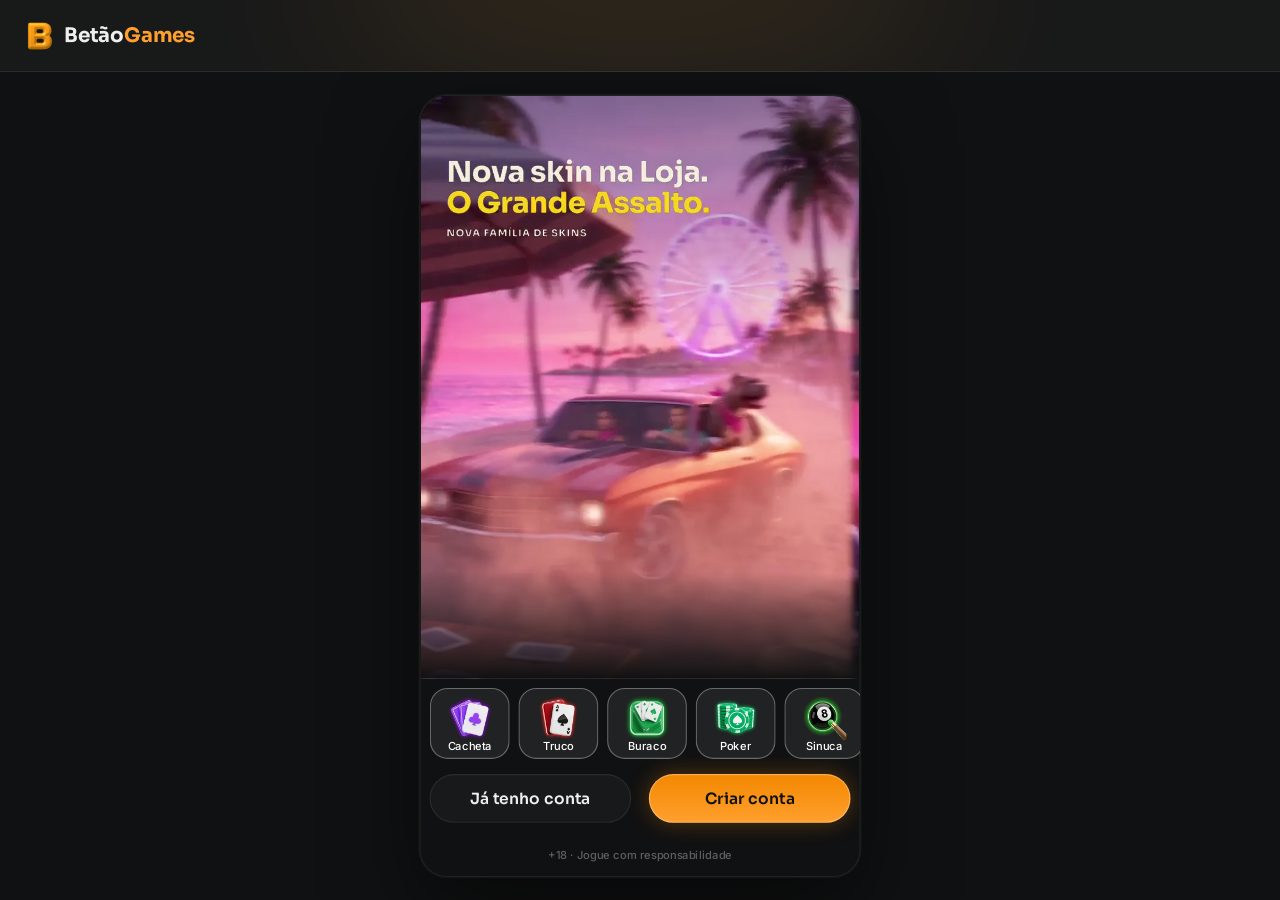
<file: index.html>
<!doctype html>
<html lang="pt-BR">
<head>
<meta charset="utf-8">
<meta name="viewport" content="width=device-width, initial-scale=1, viewport-fit=cover, user-scalable=no">
<meta name="robots" content="noindex, nofollow">
<meta name="theme-color" content="#141e2a">
<meta name="mobile-web-app-capable" content="yes">
<meta name="apple-mobile-web-app-capable" content="yes">
<meta name="apple-mobile-web-app-status-bar-style" content="black-translucent">
<title>Betão Games · protótipo</title>
<link rel="icon" href="assets/ui/logo_icon.webp">
<link rel="preconnect" href="https://fonts.googleapis.com">
<link rel="preconnect" href="https://fonts.gstatic.com" crossorigin>
<link rel="stylesheet" href="https://fonts.googleapis.com/css2?family=Inter:wght@400;500;600;700&family=Sora:wght@600;700;800&display=swap">
<link rel="stylesheet" href="css/tokens.css?v=betao-11261814">
<link rel="stylesheet" href="css/ui.css?v=betao-11261814">
<link rel="stylesheet" href="css/screens.css?v=betao-11261814">
<link rel="stylesheet" href="css/game.css?v=betao-11261814">
<link rel="stylesheet" href="css/desk.css?v=betao-11261814">
<link rel="stylesheet" href="css/missoes.css?v=betao-11261814">
</head>
<body>
<svg width="0" height="0" style="position:absolute" aria-hidden="true">
  <defs><clipPath id="hexclip" clipPathUnits="objectBoundingBox"><path id="hexpath" d=""/></clipPath></defs>
  <symbol id="s-E" viewBox="0 0 16 20"><path d="M8 0C5 4 0 7.5 0 11.5C0 14 2 16 4.5 16C5.7 16 6.8 15.5 7.5 14.7C7.3 16.6 6.5 18.3 5 20H11C9.5 18.3 8.7 16.6 8.5 14.7C9.2 15.5 10.3 16 11.5 16C14 16 16 14 16 11.5C16 7.5 11 4 8 0Z"/></symbol>
  <symbol id="s-C" viewBox="0 0 20 18.4"><path d="M10 18.35L8.55 17.03C3.4 12.36 0 9.28 0 5.5C0 2.420 2.42 0 5.5 0C7.24 0 8.91 0.81 10 2.09C11.09 0.81 12.76 0 14.5 0C17.58 0 20 2.42 20 5.5C20 9.28 16.6 12.36 11.45 17.04L10 18.35Z"/></symbol>
  <symbol id="s-O" viewBox="0 0 15 20"><path d="M7.5 0L15 10L7.5 20L0 10L7.5 0Z"/></symbol>
  <symbol id="s-P" viewBox="0 0 18 18.5"><path d="M9 0C11.3 0 13.2 1.9 13.2 4.2C13.2 5 13 5.7 12.6 6.3C13 6.2 13.4 6.1 13.8 6.1C16.1 6.1 18 8 18 10.3C18 12.6 16.1 14.5 13.8 14.5C12.5 14.5 11.3 13.9 10.5 12.9C10.7 14.9 11.6 16.8 13.1 18.5H4.9C6.4 16.8 7.3 14.9 7.5 12.9C6.7 13.9 5.5 14.5 4.2 14.5C1.9 14.5 0 12.6 0 10.3C0 8 1.9 6.1 4.2 6.1C4.6 6.1 5 6.2 5.4 6.3C5 5.7 4.8 5 4.8 4.2C4.8 1.9 6.7 0 9 0Z"/></symbol>
  <symbol id="i-copy" viewBox="0 0 448 512"><path d="M208 0H332.1c12.7 0 24.9 5.1 33.9 14.1l67.9 67.9c9 9 14.1 21.2 14.1 33.9V336c0 26.5-21.5 48-48 48H208c-26.5 0-48-21.5-48-48V48c0-26.5 21.5-48 48-48zM48 128h80v64H64V448H256V416h64v48c0 26.5-21.5 48-48 48H48c-26.5 0-48-21.5-48-48V176c0-26.5 21.5-48 48-48z"/></symbol>
  <symbol id="i-share" viewBox="0 0 448 512"><path d="M352 224c53 0 96-43 96-96s-43-96-96-96s-96 43-96 96c0 4 .2 8 .7 11.9l-94.1 47C145.4 170.2 121.9 160 96 160c-53 0-96 43-96 96s43 96 96 96c25.9 0 49.4-10.2 66.6-26.9l94.1 47c-.5 3.9-.7 7.8-.7 11.9c0 53 43 96 96 96s96-43 96-96s-43-96-96-96c-25.9 0-49.4 10.2-66.6 26.9l-94.1-47c.5-3.9 .7-7.8 .7-11.9s-.2-8-.7-11.9l94.1-47C302.6 213.8 326.1 224 352 224z"/></symbol>
  <symbol id="i-wa" viewBox="0 0 448 512"><path d="M380.9 97.1C339 55.1 283.2 32 223.9 32c-122.4 0-222 99.6-222 222 0 39.1 10.2 77.3 29.6 111L0 480l117.7-30.9c32.4 17.7 68.9 27 106.1 27h.1c122.3 0 224.1-99.6 224.1-222 0-59.3-25.2-115-67.1-157zm-157 341.6c-33.2 0-65.7-8.9-94-25.7l-6.7-4-69.8 18.3L72 359.2l-4.4-7c-18.5-29.4-28.2-63.3-28.2-98.2 0-101.7 82.8-184.5 184.6-184.5 49.3 0 95.6 19.2 130.4 54.1 34.8 34.9 56.2 81.2 56.1 130.5 0 101.8-84.9 184.6-186.6 184.6zm101.2-138.2c-5.5-2.8-32.8-16.2-37.9-18-5.1-1.9-8.8-2.8-12.5 2.8-3.7 5.6-14.3 18-17.6 21.8-3.2 3.7-6.5 4.2-12 1.4-32.6-16.3-54-29.1-75.5-66-5.7-9.8 5.7-9.1 16.3-30.3 1.8-3.7.9-6.9-.5-9.7-1.4-2.8-12.5-30.1-17.1-41.2-4.5-10.8-9.1-9.3-12.5-9.5-3.2-.2-6.9-.2-10.6-.2-3.7 0-9.7 1.4-14.8 6.9-5.1 5.6-19.4 19-19.4 46.3 0 27.3 19.9 53.7 22.6 57.4 2.8 3.7 39.1 59.7 94.8 83.8 35.2 15.2 49 16.5 66.6 13.9 10.7-1.6 32.8-13.4 37.4-26.4 4.6-13 4.6-24.1 3.2-26.4-1.3-2.5-5-3.9-10.5-6.6z"/></symbol>
  <symbol id="i-pen" viewBox="0 0 512 512"><path d="M362.7 19.3L314.3 67.7 444.3 197.7l48.4-48.4c25-25 25-65.5 0-90.5L453.3 19.3c-25-25-65.5-25-90.5 0zm-71 71L58.6 323.5c-10.4 10.4-18 23.3-22.2 37.4L1 481.2C-1.5 489.7 .8 498.8 7 505s15.3 8.5 23.7 6.1l120.3-35.4c14.1-4.2 27-11.8 37.4-22.2L421.7 220.3 291.7 90.3z"/></symbol>
  <symbol id="i-plus" viewBox="0 0 448 512"><path d="M256 80c0-17.7-14.3-32-32-32s-32 14.3-32 32v144H48c-17.7 0-32 14.3-32 32s14.3 32 32 32h144v144c0 17.7 14.3 32 32 32s32-14.3 32-32V288h144c17.7 0 32-14.3 32-32s-14.3-32-32-32H256V80z"/></symbol>
  <symbol id="i-chev-l" viewBox="0 0 320 512"><path d="M9.4 233.4c-12.5 12.5-12.5 32.8 0 45.3l192 192c12.5 12.5 32.8 12.5 45.3 0s12.5-32.8 0-45.3L77.3 256 246.6 86.6c12.5-12.5 12.5-32.8 0-45.3s-32.8-12.5-45.3 0l-192 192z"/></symbol>
  <symbol id="i-chev-r" viewBox="0 0 320 512"><path d="M310.6 233.4c12.5 12.5 12.5 32.8 0 45.3l-192 192c-12.5 12.5-32.8 12.5-45.3 0s-12.5-32.8 0-45.3L242.7 256 73.4 86.6c-12.5-12.5-12.5-32.8 0-45.3s32.8-12.5 45.3 0l192 192z"/></symbol>
  <symbol id="i-chev-l-light" viewBox="0 0 320 512"><path d="M20.7 267.3c-6.2-6.2-6.2-16.4 0-22.6l192-192c6.2-6.2 16.4-6.2 22.6 0s6.2 16.4 0 22.6L54.6 256 235.3 436.7c6.2 6.2 6.2 16.4 0 22.6s-16.4 6.2-22.6 0l-192-192z"/></symbol>
  <symbol id="i-chev-r-light" viewBox="0 0 320 512"><path d="M299.3 244.7c6.2 6.2 6.2 16.4 0 22.6l-192 192c-6.2 6.2-16.4 6.2-22.6 0s-6.2-16.4 0-22.6L265.4 256 84.7 75.3c-6.2-6.2-6.2-16.4 0-22.6s16.4-6.2 22.6 0l192 192z"/></symbol>
  <symbol id="i-x" viewBox="0 0 384 512"><path d="M324.5 411.1c6.2 6.2 16.4 6.2 22.6 0s6.2-16.4 0-22.6L214.6 256 347.1 123.5c6.2-6.2 6.2-16.4 0-22.6s-16.4-6.2-22.6 0L192 233.4 59.5 100.9c-6.2-6.2-16.4-6.2-22.6 0s-6.2 16.4 0 22.6L169.4 256 36.9 388.5c-6.2 6.2-6.2 16.4 0 22.6s16.4 6.2 22.6 0L192 278.6 324.5 411.1z"/></symbol>
  <symbol id="i-search" viewBox="0 0 512 512"><path d="M384 208A176 176 0 1 0 32 208a176 176 0 1 0 352 0zM343.3 366C307 397.2 259.7 416 208 416C93.1 416 0 322.9 0 208S93.1 0 208 0S416 93.1 416 208c0 51.7-18.8 99-50 135.3L507.3 484.7c6.2 6.2 6.2 16.4 0 22.6s-16.4 6.2-22.6 0L343.3 366z"/></symbol>
  <symbol id="i-check" viewBox="0 0 512 512"><path d="M256 512A256 256 0 1 0 256 0a256 256 0 1 0 0 512zM369 209L241 337c-9.4 9.4-24.6 9.4-33.9 0l-64-64c-9.4-9.4-9.4-24.6 0-33.9s24.6-9.4 33.9 0l47 47L335 175c9.4-9.4 24.6-9.4 33.9 0s9.4 24.6 0 33.9z"/></symbol>
  <symbol id="i-eye" viewBox="0 0 576 512"><path d="M288 32c-80.8 0-145.5 36.8-192.6 80.6C48.6 156 17.3 208 2.5 243.7c-3.3 7.9-3.3 16.7 0 24.6C17.3 304 48.6 356 95.4 399.4C142.5 443.2 207.2 480 288 480s145.5-36.8 192.6-80.6c46.8-43.5 78.1-95.4 93-131.1c3.3-7.9 3.3-16.7 0-24.6c-14.9-35.7-46.2-87.7-93-131.1C433.5 68.8 368.8 32 288 32zM144 256a144 144 0 1 1 288 0 144 144 0 1 1 -288 0zm144-64c0 35.3-28.7 64-64 64c-7.1 0-13.9-1.2-20.3-3.3c-5.5-1.8-11.9 1.6-11.7 7.4c.3 6.9 1.3 13.8 3.2 20.7c13.7 51.2 66.4 81.6 117.6 67.9s81.6-66.4 67.9-117.6c-11.1-41.5-47.8-69.4-88.6-71.1c-5.8-.2-9.2 6.1-7.4 11.7c2.1 6.4 3.3 13.2 3.3 20.3z"/></symbol>
  <symbol id="i-send" viewBox="0 0 512 512"><path d="M498.1 5.6c10.1 7 15.4 19.1 13.5 31.2l-64 416c-1.5 9.7-7.4 18.2-16 23s-18.9 5.4-28 1.6L284 427.7l-68.5 74.1c-8.9 9.7-22.9 12.9-35.2 8.1S160 493.2 160 480V396.4c0-4 1.5-7.8 4.2-10.7L331.8 202.8c5.8-6.3 5.6-16-.4-22s-15.7-6.4-22-.7L106 360.8 17.7 316.6C7.1 311.3 .3 300.7 0 288.9s5.9-22.8 16.1-28.7l448-256c10.7-6.1 23.9-5.5 34 1.4z"/></symbol>
  <symbol id="i-star" viewBox="0 0 576 512"><path d="M316.9 18C311.6 7 300.4 0 288.1 0s-23.4 7-28.8 18L195 150.3 51.4 171.5c-12 1.8-22 10.2-25.7 21.7s-.7 24.2 7.9 32.7L137.8 329 113.2 474.7c-2 12 3 24.2 12.9 31.3s23 8 33.8 2.3l128.3-68.5 128.3 68.5c10.8 5.7 23.9 4.9 33.8-2.3s14.9-19.3 12.9-31.3L438.5 329 542.7 225.9c8.6-8.5 11.7-21.2 7.9-32.7s-13.7-19.9-25.7-21.7L381.2 150.3 316.9 18z"/></symbol>
  <symbol id="i-star-o" viewBox="0 0 576 512"><path d="M287.9 0c9.2 0 17.6 5.2 21.6 13.5l68.6 141.3 153.2 22.6c9 1.3 16.5 7.6 19.3 16.3s.5 18.1-5.9 24.5L433.6 328.4l26.2 155.6c1.5 9-2.2 18.1-9.7 23.5s-17.3 6-25.3 1.7l-137-73.2L151 509.1c-8.1 4.3-17.9 3.7-25.3-1.7s-11.2-14.5-9.7-23.5l26.2-155.6L31.1 218.2c-6.5-6.4-8.7-15.9-5.9-24.5s10.3-14.9 19.3-16.3l153.2-22.6L266.3 13.5C270.4 5.2 278.7 0 287.9 0zm0 79L235.4 187.2c-3.5 7.1-10.2 12.1-18.1 13.3L99 217.9 184.9 303c5.5 5.5 8.1 13.3 6.8 21L171.4 443.7l105.2-56.2c7.1-3.8 15.6-3.7 22.6 0l105.2 56.2L384.2 324.1c-1.3-7.7 1.2-15.5 6.8-21l85.9-85.1L358.6 200.5c-7.8-1.2-14.6-6.1-18.1-13.3L287.9 79z"/></symbol>
</svg>

<!-- desktop (js/desk.js): header largo, menu e chat ao vivo em volta da coluna 9:16 -->
<header class="dkh" id="dkh"></header>
<aside class="dkl" id="dkl" aria-label="Menu"></aside>
<aside class="dkr" id="dkr" aria-label="Chat ao vivo"></aside>

<div class="stage-wrap"><div class="phone" id="phone">
  <div class="status" aria-hidden="true"><span>9:41</span><span class="island"></span>
    <span class="icons"><svg width="18" height="12" viewBox="0 0 18 12" fill="#fff"><rect x="0" y="8" width="3" height="4" rx="1"/><rect x="5" y="5.5" width="3" height="6.5" rx="1"/><rect x="10" y="3" width="3" height="9" rx="1"/><rect x="15" y="0" width="3" height="12" rx="1"/></svg><svg width="16" height="12" viewBox="0 0 16 12" fill="#fff"><path d="M8 2.2c2.3 0 4.4.9 6 2.4l1.1-1.1A10 10 0 0 0 8 .6 10 10 0 0 0 .9 3.5L2 4.6a8.4 8.4 0 0 1 6-2.4zm0 3.3c1.4 0 2.7.5 3.7 1.4l1.1-1.1A7 7 0 0 0 8 3.9a7 7 0 0 0-4.8 1.9l1.1 1.1c1-.9 2.3-1.4 3.7-1.4zm0 3.3c.6 0 1.1.2 1.5.6L8 11 6.5 9.4c.4-.4.9-.6 1.5-.6z"/></svg><svg width="27" height="13" viewBox="0 0 27 13" fill="none"><rect x=".5" y=".5" width="23" height="12" rx="3.5" stroke="#fff" opacity=".4"/><rect x="2" y="2" width="20" height="9" rx="2" fill="#fff"/><rect x="25" y="4.5" width="1.6" height="4" rx=".8" fill="#fff" opacity=".4"/></svg></span>
  </div>
  <div class="app" id="app">
    <!-- telas do app (renderizadas pelo js/screens.js) -->
    <section class="scr" id="view"></section>

    <!-- tela de jogo: os motores (js/games.js) desenham dentro dela -->
    <section class="scr game-scr" id="scr-game" hidden>
      <header class="hud" id="hud"></header>
      <div class="jogo" id="jogo"><div class="board" id="board"></div></div>
      <nav class="mnav" id="mnav">
        <button data-g="voltar"><span class="back"><svg><use href="#i-chev-l-light"/></svg></span><span>Voltar</span></button>
        <button data-g="chat"><img class="ic" src="assets/icons/chat.webp" alt=""><span>Chat</span></button>
        <button data-g="mesa"><img class="ic" src="assets/icons/friends.webp" alt=""><span>Mesa</span></button>
        <button data-g="voz"><img class="ic" id="micIco" src="assets/icons/microphone-off.webp" alt=""><span>Voz</span></button>
        <button data-g="ajustes"><img class="ic" src="assets/icons/gear.webp" alt=""><span>Ajustes</span></button>
      </nav>
    </section>

    <div class="toast" id="toast"><span class="hint-pill" id="toastTxt"></span></div>
    <div id="sheet"></div>
    <div id="overlay"></div>
  </div>
</div></div>

<script src="js/core.js?v=betao-11261814"></script>
<script src="js/ui.js?v=betao-11261814"></script>
<script src="js/screens.js?v=betao-11261814"></script>
<script src="js/loja.js?v=betao-11261814"></script>
<script src="js/social.js?v=betao-11261814"></script>
<script src="js/torneios.js?v=betao-11261814"></script>
<script src="js/sala.js?v=betao-11261814"></script>
<script src="js/missoes.js?v=betao-11261814"></script>
<script src="js/games.js?v=betao-11261814"></script>
<script src="js/sinuca.js?v=betao-11261814"></script>
<script src="js/desk.js?v=betao-11261814"></script>
<script src="js/boot.js?v=betao-11261814"></script>
</body>
</html>
</file>
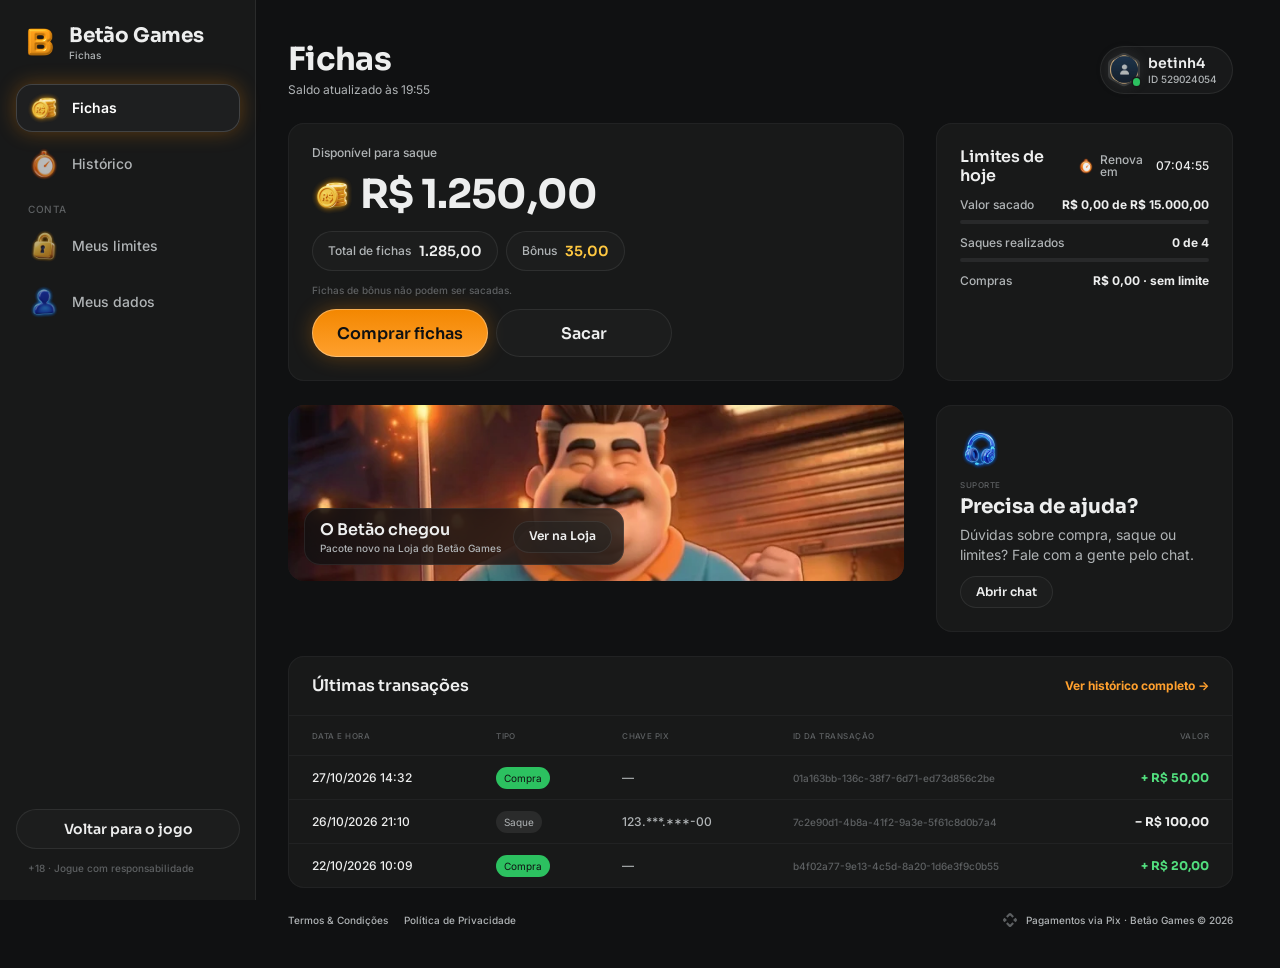
<file: fichas/index.html>
<!doctype html>
<html lang="pt-BR">
<head>
<meta charset="utf-8">
<meta name="viewport" content="width=device-width, initial-scale=1, viewport-fit=cover">
<meta name="robots" content="noindex, nofollow">
<meta name="theme-color" content="#101112">
<title>Fichas · Betão Games</title>
<link rel="icon" href="../assets/ui/logo_icon.webp">
<link rel="preconnect" href="https://fonts.googleapis.com">
<link rel="preconnect" href="https://fonts.gstatic.com" crossorigin>
<link rel="stylesheet" href="https://fonts.googleapis.com/css2?family=Inter:wght@400;500;600;700&family=Sora:wght@600;700;800&display=swap">
<link rel="stylesheet" href="../css/tokens.css?v=20261119a">
<link rel="stylesheet" href="../css/ui.css?v=20261119a">
<link rel="stylesheet" href="fichas.css?v=20261119a">
</head>
<body>
<svg width="0" height="0" style="position:absolute" aria-hidden="true">
  <defs><clipPath id="hexclip" clipPathUnits="objectBoundingBox"><path id="hexpath" d=""/></clipPath></defs>
  <symbol id="i-chev-l-light" viewBox="0 0 320 512"><path d="M20.7 267.3c-6.2-6.2-6.2-16.4 0-22.6l192-192c6.2-6.2 16.4-6.2 22.6 0s6.2 16.4 0 22.6L54.6 256 235.3 436.7c6.2 6.2 6.2 16.4 0 22.6s-16.4 6.2-22.6 0l-192-192z"/></symbol>
  <symbol id="i-x" viewBox="0 0 384 512"><path d="M324.5 411.1c6.2 6.2 16.4 6.2 22.6 0s6.2-16.4 0-22.6L214.6 256 347.1 123.5c6.2-6.2 6.2-16.4 0-22.6s-16.4-6.2-22.6 0L192 233.4 59.5 100.9c-6.2-6.2-16.4-6.2-22.6 0s-6.2 16.4 0 22.6L169.4 256 36.9 388.5c-6.2 6.2-6.2 16.4 0 22.6s16.4 6.2 22.6 0L192 278.6 324.5 411.1z"/></symbol>
  <symbol id="i-check" viewBox="0 0 448 512"><path d="M438.6 105.4c12.5 12.5 12.5 32.8 0 45.3l-256 256c-12.5 12.5-32.8 12.5-45.3 0l-128-128c-12.5-12.5-12.5-32.8 0-45.3s32.8-12.5 45.3 0L160 338.7 393.4 105.4c12.5-12.5 32.8-12.5 45.3 0z"/></symbol>
  <symbol id="i-copy" viewBox="0 0 448 512"><path d="M208 0H332.1c12.7 0 24.9 5.1 33.9 14.1l67.9 67.9c9 9 14.1 21.2 14.1 33.9V336c0 26.5-21.5 48-48 48H208c-26.5 0-48-21.5-48-48V48c0-26.5 21.5-48 48-48zM48 128h80v64H64V448H256V416h64v48c0 26.5-21.5 48-48 48H48c-26.5 0-48-21.5-48-48V176c0-26.5 21.5-48 48-48z"/></symbol>
  <symbol id="i-pix" viewBox="0 0 24 24"><path d="M6.1 6.3 10.1 2.3a2.7 2.7 0 0 1 3.8 0l4 4-2.3 2.3-2.9-2.9a1 1 0 0 0-1.4 0L8.4 8.6 6.1 6.3zm11.8 11.4-4 4a2.7 2.7 0 0 1-3.8 0l-4-4 2.3-2.3 2.9 2.9a1 1 0 0 0 1.4 0l2.9-2.9 2.3 2.3zM2.3 10.1l1.6-1.6L7.4 12l-3.5 3.5-1.6-1.6a2.7 2.7 0 0 1 0-3.8zm19.4 0a2.7 2.7 0 0 1 0 3.8l-1.6 1.6-3.5-3.5 3.5-3.5 1.6 1.6z"/></symbol>
</svg>

<div class="fx">
  <aside class="side" id="side" aria-label="Menu"></aside>
  <div class="main">
    <header class="mtop" id="mtop"></header>
    <main class="page" id="page"></main>
    <footer class="foot" id="foot"></footer>
  </div>
</div>
<div class="veil" id="veil" hidden><section class="drawer" id="drawer" role="dialog" aria-modal="true"></section></div>
<div class="toast" id="toast"><span class="hint-pill" id="toastTxt"></span></div>

<script src="fichas.js?v=20261119a"></script>
</body>
</html>
</file>
<file: css/tokens.css>
/* Betão Games · tokens do DS EstrelaGames (Rjx31bgpOt4m1U8DVKyWtd · modo Betão Games), valores resolvidos 1:1 */
:root{
  color-scheme: dark;
  /* background */
  --bg-default:#101112; --bg-subtle:#181919; --bg-strong:#212223; --bg-raised:#28292a; --bg-inset:#010101; --bg-highlight:#ffffff14; --bg-chrome:#181919; --bg-divider:#28292a; --bg-band:#00000052;
  --bga-default-50:#10111280; --bga-default-75:#101112bf; --bga-subtle-50:#18191980; --bga-subtle-75:#181919bf;
  --bga-strong-25:#21222340; --bga-strong-50:#21222380; --bga-strong-75:#212223bf;
  --bga-secondary-16:#ffa02e29; --bga-secondary-32:#ffa02e52; --bga-accent-12:#ffc8411f;
  /* border */
  --border-muted:#ffffff14; --border-default:#212223; --border-strong:#383a3b; --border-focus:#f38700;
  --border-hl-top:#ffffff29; --border-gold-top:#ffdec1e5; --border-gold-bottom:#f387005c;
  /* text */
  --text-default:#edeeee; --text-muted:#b0b4b6; --text-link:#ffa02e; --text-subtle:#5d6062; --text-disabled:#454849;
  --text-brand:#ffa02e; --text-success:#52de7e; --text-error:#ff6b6e; --text-prize:#ffc841;
  --text-on-color:#ffffff; --text-on-color-muted:#ffffffd9; --text-on-color-subtle:#ffffffb2; --text-on-light:#101112;
  /* system */
  --sys-info:#ff9201; --sys-success:#2cc160; --sys-success-strong:#8cf0a9; --sys-warning:#ffbe2e; --sys-error:#ef4452;
  --sysa-success-25:#2cc16040; --sysa-error-25:#ef445240; --sysa-info-25:#3b74f540;
  --notification-error:#ef4452;
  /* effects */
  --hl-subtle:#ffffff29; --hl:#ffffff52; --hl-strong:#ffffff7a;
  --shadow-faint:#0000001f; --shadow-subtle:#0000003d; --shadow:#00000066; --shadow-strong:#00000080;
  --glow-info:#f3870052; --glow-accent:#ffbe2e52; --glow-success:#52de7ea3; --glow-gold:#ffa02e52; --glow-blue:#ffa02e; --glow-red:#ff6b6e;
  /* surfaces */
  --surface-card-top:#181919; --surface-card-bottom:#101112; --surface-elevated-top:#28292a; --surface-elevated-bottom:#181919;
  /* buttons */
  --btn-primary-top:#f38700; --btn-primary-bg:#a25a00; --btn-secondary-border:#ff9201;
  --btn-disabled-top:#28292a; --btn-disabled-bg:#28292a; --btn-disabled-text:#454849;
  /* tabs */
  --tab-default-text:#b0b4b6; --tab-container:#212223; --input-border:#212223;
  --tab-padrao:#f38700; --tab-padrao-tint:#f387003d; --tab-rosa:#e93d82; --tab-rosa-tint:#e93d823d;
  /* games */
  --game-truco:#e5484d; --game-paulista:#3b74f5; --game-cacheta:#8752f2; --game-tranca:#2cc160; --game-buraco:#1f9a4a;
  --game-poker:#0fa968; --game-sinuca:#2fa35a; --game-todos:#ff9201; --game-domino:#14b8a6; --game-dama:#f76b15; --game-xadrez:#5b6cff;
  --game-paulista-tint:#3b74f53d; --game-truco-tint:#e5484d3d; --game-cacheta-tint:#8752f23d; --game-buraco-tint:#1f9a4a3d; --game-poker-tint:#0fa9683d; --game-sinuca-tint:#2fa35a3d;
  /* crew */
  --crew-engenheiro:#4fb3ff; --crew-comandante:#f5c542; --crew-piloto:#ff5a36; --crew-navegador:#e86bff; --crew-explorador:#4dffb8;
  --crew-bar:#ff9f43; --crew-reis:#34d399; --crew-nobru:#3d8bff; --crew-inhui:#ff4fb0;
  /* famílias da página Skins (mesma cor da chamada do Truco) */
  --crew-laje:#ff7f50; --crew-portaria:#3ddc84; --crew-live:#b45cff; --crew-feira:#ffa62b; --crew-navalha:#ff4fb0; --crew-varzea:#5be37d; --crew-oficina:#3db8ff; --crew-posto:#ff3b4a; --crew-fliper:#a45cff; --crew-grau:#4fa3ff; --crew-palpite:#f2b233; --crew-assalto:#ff4fa3;
  /* stake / table */
  --stake-padrao-top:#673600; --stake-padrao-bottom:#341d07; --stake-iniciante-top:#1f9a4a; --stake-iniciante-bottom:#1f502c;
  --table-card-top:#1f5a4a; --table-card-bottom:#0f2e2a; --table-stake:#ffc841;
  --plus-bg:#52de7e; --plus-icon:#101112;
  --btn-success-top:#52de7e; --btn-success-bg:#1f9a4a; /* DS button-glass ☰ Type=Success (Comprar) */
  /* cards */
  --card-face:#ffffff; --card-border:#9ea2a4; --suit-red:#c72c3d; --suit-black:#141922; --back-top:#7e4606; --back-bottom:#491f00;
  /* seat timer */
  --seat-timer-track:#ffffff1f; --seat-timer:#ff9201;
  /* type */
  --f-display:"Sora", "Inter", system-ui, sans-serif;
  --f-ui:"Inter", system-ui, -apple-system, sans-serif;
  --f-call:"Industry", "Sora", sans-serif;
  /* marca · Betão Games (sobrescreve) */
  --back-top:#673600; --back-bottom:#341d07; --btn-primary-text:#101112; --btn-primary-bg:#ffa02e; --crew-nobru:#FF9201; --crew-inhui:#FF9201;
}
/* estilos de texto do DS */
.t-d3xl{font:700 64px/1.2 var(--f-display);letter-spacing:-.02em}
.t-d2xl{font:700 48px/1.2 var(--f-display);letter-spacing:-.02em}
.t-dxl{font:700 40px/1.2 var(--f-display);letter-spacing:-.02em}
.t-dl{font:700 32px/1.2 var(--f-display);letter-spacing:-.02em}
.t-dm{font:700 24px/1.2 var(--f-display);letter-spacing:-.01em}
.t-ds{font:700 20px/1.2 var(--f-display);letter-spacing:-.01em}
.t-dxs{font:600 16px/1.2 var(--f-display)}
.t-d2xs{font:600 14px/1.2 var(--f-display)}
.t-d3xs{font:600 12px/1.2 var(--f-display)}
.t-hm{font:700 20px/1.2 var(--f-ui)}
.t-ll{font:500 16px/1 var(--f-ui)} .t-lm{font:500 14px/1 var(--f-ui)} .t-ls{font:500 12px/1 var(--f-ui)} .t-lxs{font:500 10px/1 var(--f-ui)} .t-l2xs{font:500 8px/1 var(--f-ui)}
.t-link{font:700 12px/1.5 var(--f-ui)}
.t-p2xl{font:400 20px/1.5 var(--f-ui)} .t-pm{font:400 14px/1.5 var(--f-ui)} .t-ps{font:400 12px/1.5 var(--f-ui)}
</file>
<file: css/ui.css>
/* EstrelaGames · base + componentes do DS (Apple Gamer Style · Glass). Medidas 1:1 com o Figma (frame 375). */
*{box-sizing:border-box}
html,body{height:100%;margin:0}
body{background:#05080c;color:var(--text-default);font-family:var(--f-ui);-webkit-font-smoothing:antialiased;overflow:hidden;-webkit-text-size-adjust:100%}
button{font:inherit;color:inherit;border:0;background:none;padding:0;margin:0;cursor:pointer;-webkit-tap-highlight-color:transparent;text-align:inherit}
button:focus-visible,[role="button"]:focus-visible{outline:2px solid var(--border-focus);outline-offset:2px}
/* cards clicáveis são div[role=button]: o WebKit (iPhone) não estica os filhos de um <button> com flex */
[role="button"]{cursor:pointer;-webkit-tap-highlight-color:transparent;-webkit-user-select:none;user-select:none;outline:0}
input{font:inherit;color:inherit;border:0;background:none;outline:0;padding:0;margin:0;min-width:0}
img,video{display:block;max-width:100%;user-select:none;-webkit-user-drag:none}
video::-webkit-media-controls,video::-webkit-media-controls-start-playback-button,video::-webkit-media-controls-overlay-play-button{display:none!important;-webkit-appearance:none} /* sem botão de play: os vídeos são fundo */
svg{display:block}
[hidden]{display:none!important}
.ic{flex:none;object-fit:contain;pointer-events:none}

/* ---------- aparelho ---------- */
.stage-wrap{position:fixed;inset:0;display:flex;align-items:center;justify-content:center}
.phone{position:relative;width:375px;height:812px;background:var(--bg-subtle);overflow:hidden;border-radius:48px;box-shadow:0 0 0 10px #0c1016,0 0 0 11px #2a3340,0 40px 80px rgba(0,0,0,.6);transform-origin:center;display:flex;flex-direction:column}
.status{position:relative;flex:none;height:44px;display:flex;align-items:center;justify-content:space-between;padding:0 26px 0 32px;font:600 15px/1 var(--f-ui);background:var(--bg-subtle);z-index:60;pointer-events:none}
.status .island{position:absolute;left:50%;top:10px;width:118px;height:32px;margin-left:-59px;border-radius:20px;background:#000}
.status .icons{display:flex;gap:6px;align-items:center}
.app{position:relative;flex:1;min-height:0;overflow:hidden}
@media (max-width:520px){
  .phone{width:100vw;height:100vh;height:100dvh;border-radius:0;box-shadow:none;transform:none!important}
  .status{display:none}
  .app{padding-top:env(safe-area-inset-top,0px)}
}
.scr{position:absolute;inset:0;display:flex;flex-direction:column;background:var(--bg-subtle);overflow:hidden}
.app>.scr{top:env(safe-area-inset-top,0px)}
@media (min-width:521px){.app>.scr{top:0}}
.scroll{flex:1;min-height:0;overflow-y:auto;overflow-x:hidden;-webkit-overflow-scrolling:touch;scrollbar-width:none;overscroll-behavior:contain}
.scroll::-webkit-scrollbar,.hscroll::-webkit-scrollbar{display:none}
/* linha com rolagem lateral: sem clip, sangra até a borda da tela (regra Oct 26) */
.hscroll{display:flex;overflow-x:auto;overflow-y:visible;scrollbar-width:none;margin:0 -8px;padding:0 8px;scroll-padding:0 8px;-webkit-overflow-scrolling:touch}

/* ---------- ícones 3D ---------- */
.i16{width:16px;height:16px}.i20{width:20px;height:20px}.i24{width:24px;height:24px}.i28{width:28px;height:28px}.i32{width:32px;height:32px}.i36{width:36px;height:36px}.i40{width:40px;height:40px}.i48{width:48px;height:48px}

/* ---------- header-game (Mobile · Glass) ---------- */
.hdr{position:relative;flex:none;height:64px;display:flex;align-items:center;gap:4px;padding:8px 12px;background:var(--bg-subtle);overflow:hidden;z-index:20}
.hdr::before{content:"";position:absolute;left:48px;top:-70px;width:280px;height:140px;border-radius:50%;background:var(--glow-blue);filter:blur(60px);opacity:.15;pointer-events:none}
.hdr .side{position:relative;flex:1;min-width:0;display:flex;align-items:center;gap:4px}
.hdr .logo{width:24px;height:36px;display:grid;place-items:center;flex:none}
.hdr .logo img{width:25px;height:24px}
.cpill{flex:1;min-width:0;height:34px;display:flex;align-items:center;gap:2px;padding:4px;border-radius:999px;background:linear-gradient(90deg,#52de7e1a,#21222306),var(--bga-strong-50);box-shadow:inset 0 0 0 1px var(--border-muted);overflow:hidden}
.cpill.bonus{padding:4px 8px 4px 4px;background:linear-gradient(90deg,#21222306,#ffc8411a),var(--bga-strong-50)}
.cpill .ic{width:24px;height:24px}
.cpill .t{flex:1;min-width:0;display:flex;flex-direction:column;gap:2px;text-align:left}
.cpill .t small{font:500 8px/1 var(--f-ui);color:var(--text-muted)}
.cpill .t b{font:700 12px/10px var(--f-ui);color:var(--text-default);white-space:nowrap;overflow:hidden;text-overflow:ellipsis}
.cpill.bonus .t b{color:var(--text-prize)}
.cpill .plus{width:20px;height:20px;border-radius:10px;background:var(--plus-bg);display:grid;place-items:center;flex:none}
.cpill .plus svg{width:12px;height:12px;fill:var(--plus-icon)}
/* saldo com seta: abre o dropdown (DS header-game ◉ Expanded) */
.cpill .chev{width:20px;height:20px;display:grid;place-items:center;flex:none}
.cpill .chev svg{width:10px;height:10px;fill:var(--text-muted);transform:rotate(90deg);transition:transform .2s}
.cpill.open{box-shadow:inset 0 0 0 1px var(--border-strong)} .cpill.open .chev svg{transform:rotate(-90deg)}
.hdr .hbuy{flex:1;min-width:0}
/* dropdown do saldo (DS balance-panel) · celular: preso embaixo do header */
.baldrop{position:absolute;left:0;right:0;top:64px;bottom:0;z-index:45;background:var(--bga-default-75);animation:fade .15s both}
.balp{display:flex;flex-direction:column;gap:16px;max-height:100%;overflow:auto;padding:16px 16px 24px;background:var(--bg-subtle);border-radius:0 0 24px 24px;box-shadow:inset 0 -1px 0 var(--hl-subtle),0 16px 40px rgba(0,0,0,.4);animation:balIn .22s cubic-bezier(.2,.8,.2,1) both}
@keyframes balIn{from{transform:translateY(-12px);opacity:0}}
.balp .top{display:flex;justify-content:space-between;align-items:center}
.balp .top small{font:500 12px/1.2 var(--f-ui);color:var(--text-muted)}
.balp .tv{display:flex;align-items:center;gap:4px}
.balp .eye,.balp .x{display:grid;place-items:center;width:28px;height:28px}
.balp .eye svg{width:20px;height:20px;fill:var(--text-muted)}
.balp .x svg{width:12px;height:12px;fill:var(--text-muted);transform:rotate(-90deg)}
.balp .rows{display:flex;flex-direction:column;gap:12px}
.balp .kv{display:flex;justify-content:space-between;gap:12px;font:400 14px/1.4 var(--f-ui);color:var(--text-muted)}
.balp .kv b{font-weight:400;color:var(--text-default);font-variant-numeric:tabular-nums;text-align:right}
.balp hr{border:0;height:1px;background:var(--border-muted);margin:0}
.balp .acts{display:flex;gap:12px} .balp .acts .btn{flex:1}
/* Bônus Fidelidade (DS _loyalty-bonus): Resgatar quando tem valor · Juntando com a seta que abre as regras */
.fid{display:flex;flex-direction:column;gap:12px;padding:8px 12px 8px 8px;border-radius:24px;background:var(--bga-strong-50);box-shadow:inset 0 0 0 1px var(--border-muted)}
.fid.ready{flex-direction:row;align-items:center;gap:8px}
.fid .ic{width:28px;height:28px;flex:none}
.fid .t{flex:1;min-width:0;display:flex;flex-direction:column;gap:2px;text-align:left}
.fid .t b{font:400 14px/1.3 var(--f-ui);color:var(--text-default)}
.fid .t small{font:500 10px/1.2 var(--f-ui);color:var(--text-muted)}
.fid .v{font:400 14px/1 var(--f-ui);font-variant-numeric:tabular-nums}
.fid .row{display:flex;align-items:center;gap:8px;width:100%}
.fid .chev{width:20px;height:20px;display:grid;place-items:center;flex:none}
.fid .chev svg{width:10px;height:10px;fill:var(--text-muted);transform:rotate(90deg);transition:transform .2s}
.fid.open{border-radius:16px;padding:8px 12px 12px 8px} .fid.open .chev svg{transform:rotate(-90deg)}
.fid .more{display:flex;flex-direction:column;gap:12px}
.fid .wk{display:flex;flex-direction:column;gap:4px;padding:12px;border-radius:12px;background:var(--bga-default-50);box-shadow:inset 0 0 0 1px var(--border-muted)}
.fid .wk small{font:500 12px/1.2 var(--f-ui);color:var(--text-muted)}
.fid .wk b{font:700 20px/1.2 var(--f-display);color:var(--text-prize);font-variant-numeric:tabular-nums}
.fid p{margin:0;font:400 12px/1.5 var(--f-ui);color:var(--text-muted)}
.fid .kv{font-size:12px}
.hbell{position:relative;width:36px;height:36px;border-radius:18px;background:var(--bga-strong-50);box-shadow:inset 0 0 0 1px var(--border-muted);display:grid;place-items:center;flex:none}
.hbell .ic{width:28px;height:28px}
.hbell i{position:absolute;left:28px;top:0;width:8px;height:8px;border-radius:50%;background:var(--notification-error)}
.hbell i[hidden]{display:none}

/* ---------- header-avatar (hexágono com borda da tripulação) ---------- */
.hav{position:relative;display:inline-block;flex:none;width:var(--w,44px);height:var(--h,48px)}
.hav .gl{position:absolute;left:-4.5%;top:0;width:109%;aspect-ratio:1;border-radius:50%;background:var(--cc);filter:blur(calc(var(--w,44px) * .16));opacity:.45;pointer-events:none}
.hav .hx{position:absolute;inset:0;-webkit-clip-path:url(#hexclip);clip-path:url(#hexclip);background:var(--cc)}
.hav .hx img{position:absolute;inset:2px;width:calc(100% - 4px);height:calc(100% - 4px);object-fit:cover;object-position:center top;-webkit-clip-path:url(#hexclip);clip-path:url(#hexclip);background:var(--bg-raised)}
.hav .on{position:absolute;left:77%;top:75%;width:23%;aspect-ratio:1;border-radius:50%;background:var(--sys-success);box-shadow:0 0 0 1.5px var(--bg-subtle)}
.hav.xs{--w:24px;--h:26px}.hav.s{--w:32px;--h:35px}.hav.m{--w:44px;--h:48px}.hav.l{--w:56px;--h:60px}
.hav.xs .hx img,.hav.s .hx img{inset:1.5px;width:calc(100% - 3px);height:calc(100% - 3px)}
.hav.empty{height:var(--w)}
.hav.empty .av0{position:absolute;inset:4.5%;width:91%;height:91%}
.hav.empty .add{position:absolute;left:63.6%;top:63.6%;width:27.3%;height:27.3%;border-radius:50%;background:var(--plus-bg);box-shadow:0 0 0 1.2px var(--bg-subtle);display:grid;place-items:center}
.hav.empty .add svg{width:58%;height:58%;fill:var(--plus-icon)}

/* ---------- avatar circular (avatar-estrela-games) ---------- */
.av{position:relative;display:inline-block;vertical-align:middle;flex:none;width:var(--s,48px);height:var(--s,48px);border-radius:50%;background:linear-gradient(180deg,var(--surface-elevated-top),var(--surface-elevated-bottom));box-shadow:inset 0 0 0 var(--bw,2px) #ffffff29}
.av img{position:absolute;inset:var(--bw,2px);width:calc(100% - 2*var(--bw,2px));height:calc(100% - 2*var(--bw,2px));border-radius:50%;object-fit:cover;object-position:center top}
.av.s{--s:32px;--bw:1px}.av.m{--s:48px;--bw:2px}.av.l{--s:80px;--bw:3px}.av.xl{--s:120px;--bw:4px}
.av .lvl{position:absolute;left:50%;bottom:-4px;transform:translateX(-50%);padding:1px 6px;border-radius:999px;background:var(--bg-raised);box-shadow:0 0 0 2px var(--bg-default);font:600 12px/14px var(--f-display);white-space:nowrap}
.av.empty .ph{position:absolute;inset:25%;width:50%;height:50%;fill:#ffffff52}
.av .addb{position:absolute;left:63.3%;top:63.3%;width:36.7%;height:36.7%;border-radius:50%;background:var(--plus-bg);display:grid;place-items:center;box-shadow:0 0 0 3px var(--bg-subtle)}
.av .addb svg{width:50%;height:50%;fill:#fff}

/* ---------- navbar-glass ---------- */
.nav{position:absolute;left:16px;right:16px;bottom:calc(12px + env(safe-area-inset-bottom,0px));height:64px;display:flex;align-items:stretch;padding:4px;border-radius:24px;background:var(--bga-strong-75);box-shadow:inset 0 0 0 1px var(--border-muted);-webkit-backdrop-filter:blur(24px);backdrop-filter:blur(24px);z-index:30}
.nav>button{position:relative;flex:1;min-width:0;display:flex;flex-direction:column;align-items:center;justify-content:center;border-radius:20px}
.nav>button .ic{width:32px;height:32px;opacity:.75}
.nav>button>span{font:500 10px/1 var(--f-ui);color:var(--text-subtle);white-space:nowrap}
.nav>button.on{flex:none;width:104px;justify-content:flex-end;gap:2px;padding-bottom:6px;background:var(--bga-secondary-16);box-shadow:inset 0 0 0 1px var(--hl-subtle),0 0 20px var(--glow-info)}
.nav>button.on .ic{position:absolute;left:28px;top:-14px;width:48px;height:48px;opacity:1}
.nav>button.on .lr{width:100%;display:flex;align-items:center;justify-content:space-between;padding:0 8px}
.nav>button.on .lr span{font:500 10px/1 var(--f-ui);color:var(--text-on-color)}
.nav .lr i{width:16px;height:16px;display:grid;place-items:center}
.nav .lr svg{width:10px;height:16px;fill:var(--text-on-color)}

/* ---------- game-block ---------- */
.gb{position:relative;flex:none;width:72px;height:64px;border-radius:16px;display:flex;flex-direction:column;align-items:center;justify-content:center;padding:4px 0;background:var(--tab-container);box-shadow:inset 0 0 0 1px var(--hl);font:500 10px/1 var(--f-ui);color:var(--text-on-color);white-space:nowrap}
.gb .ic{width:40px;height:40px}
.gb.on{justify-content:flex-end;padding:0 0 6px;background:var(--gc);box-shadow:0 4px 12px var(--gs,transparent)}
.gb.on .ic{position:absolute;left:50%;top:-12px;width:60px;height:60px;margin-left:-30px}
.gb .lk{position:absolute;right:4px;top:4px;width:14px;height:14px;opacity:.8}
.gb.on .lk{display:none}
.games-row{gap:8px;padding-top:12px;margin-top:-12px}
.games-row .gb{width:72px}

/* ---------- tabs ---------- */
.tabs{display:flex;gap:2px;height:44px;padding:4px;border-radius:12px;background:var(--bg-raised);box-shadow:inset 0 0 0 1px var(--input-border)}
.tabs>button{position:relative;flex:1;min-width:0;height:34px;border-radius:8px;display:flex;align-items:center;justify-content:center;padding:8px 16px;font:500 12px/1 var(--f-ui);color:var(--tab-default-text);white-space:nowrap}
.tabs>button.on{background:var(--tc-tint);font:700 12px/18px var(--f-ui);color:var(--text-default)}
.tabs>button.on::after{content:"";position:absolute;left:50%;bottom:0;width:24px;height:3px;margin-left:-12px;border-radius:2px;background:var(--tc);box-shadow:0 0 8px var(--tc)}
.tabs>button .lk{font:500 9px/1 var(--f-ui);margin-left:4px;opacity:.7}
.tabs{--tc:var(--tab-padrao);--tc-tint:var(--tab-padrao-tint)}
.tabs.t-azul{--tc:var(--game-paulista);--tc-tint:var(--game-paulista-tint)}
.tabs.t-vermelha{--tc:var(--game-truco);--tc-tint:var(--game-truco-tint)}
.tabs.t-roxa{--tc:var(--game-cacheta);--tc-tint:var(--game-cacheta-tint)}
.tabs.t-verde{--tc:var(--game-buraco);--tc-tint:var(--game-buraco-tint)}
.tabs.t-rosa{--tc:var(--tab-rosa);--tc-tint:var(--tab-rosa-tint)}

/* ---------- button-glass ---------- */
.btn{display:inline-flex;align-items:center;justify-content:center;gap:8px;white-space:nowrap;transition:transform .12s,filter .12s;flex:none}
.btn:active{transform:scale(.97)}
.btn.l{height:48px;padding:0 24px;border-radius:24px;font:600 16px/1.2 var(--f-display)}
.btn.m{height:40px;padding:0 20px;border-radius:20px;font:600 14px/1.2 var(--f-display)}
.btn.s{height:32px;padding:0 16px;border-radius:16px;font:600 12px/1.2 var(--f-display)}
.btn.xl{height:56px;padding:0 24px;border-radius:28px;font:600 16px/1.2 var(--f-display)}
.btn.m44{height:44px;border-radius:22px}
.btn.pri{background:linear-gradient(180deg,var(--btn-primary-top),var(--btn-primary-bg));box-shadow:inset 0 0 0 1px var(--hl),0 0 20px var(--glow-info);color:var(--btn-primary-text)}
.btn.sec{background:var(--bga-strong-50);box-shadow:inset 0 0 0 1px var(--border-muted);color:var(--text-default)}
.btn.ok{background:linear-gradient(180deg,var(--btn-success-top),var(--btn-success-bg));box-shadow:inset 0 0 0 1px var(--hl),0 0 20px var(--glow-success);color:#fff}
.btn:disabled,.btn.dis{background:var(--btn-disabled-bg);box-shadow:none;color:var(--btn-disabled-text);pointer-events:none}
.btn.danger-txt{background:none;box-shadow:none;color:var(--text-error);font:500 14px/1 var(--f-ui)}
.btn.fill{flex:1;min-width:0}
.btn.wide{width:100%}
.btn .ic{width:20px;height:20px}

/* ---------- button-icon ---------- */
.bicon{width:40px;height:40px;border-radius:20px;display:grid;place-items:center;flex:none;background:var(--bga-strong-50);box-shadow:inset 0 0 0 1px var(--border-muted)}
.bicon .ic{width:24px;height:24px}
.bicon.s{width:32px;height:32px;border-radius:16px}.bicon.s .ic{width:20px;height:20px}
.bicon svg{width:14px;height:14px;fill:var(--text-default)}
.bicon.s28{width:28px;height:28px;border-radius:14px}.bicon.s28 svg{width:16px;height:16px}

/* ---------- tag ---------- */
.tag{display:inline-flex;align-items:center;gap:4px;padding:2px 8px;border-radius:999px;font:400 12px/18px var(--f-ui);white-space:nowrap;flex:none}
.tag.neutral{background:#ffffff14;color:var(--text-muted)}
.tag.gold{padding:3px 8px;background:#ffa02e29;color:#fff;box-shadow:inset 0 0 0 1px #ffdec18c}
.tag.success{background:var(--sys-success);color:var(--bg-default)}
.tag.danger{background:var(--sys-error);color:var(--text-default)}
.tag.info{background:var(--sys-info);color:var(--text-default)}
.tag.live{background:var(--sys-error);color:var(--text-default)}
.tag.beginner{background:var(--game-buraco);color:var(--text-default)}

/* ---------- section-title ---------- */
.stitle{display:flex;align-items:center;justify-content:space-between;gap:16px}
.stitle .tx{flex:1;min-width:0;display:flex;flex-direction:column;gap:2px}
.stitle b{font:700 20px/1.2 var(--f-display);letter-spacing:-.01em}
.stitle small{font:500 12px/1 var(--f-ui);color:var(--text-muted)}
.trow{display:flex;align-items:center;justify-content:space-between;gap:8px}
.trow b{font:600 14px/1.2 var(--f-display)}
.trow small{font:500 10px/1 var(--f-ui);color:var(--text-subtle)}

/* ---------- page-top ---------- */
.ptop{flex:none;display:flex;align-items:center;justify-content:space-between;gap:8px;padding:8px;min-height:45px}
.ptop .l{display:flex;align-items:center;gap:8px;min-width:0}
.ptop .back{width:28px;height:28px;border-radius:14px;display:grid;place-items:center;background:var(--bga-strong-50);box-shadow:inset 0 0 0 1px var(--border-muted);flex:none}
.ptop .back svg{width:10px;height:16px;fill:var(--text-default)}
.ptop .tx{display:flex;flex-direction:column;min-width:0}
.ptop .tx b{font:600 16px/1.2 var(--f-display);white-space:nowrap;overflow:hidden;text-overflow:ellipsis}
.ptop .tx small{display:flex;align-items:center;gap:4px;font:500 10px/1 var(--f-ui);color:var(--text-muted)}
.ptop .tx small i{width:6px;height:6px;border-radius:50%;background:var(--sys-success)}

/* ---------- input-search / input ---------- */
.search{display:flex;align-items:center;gap:8px;height:40px;padding:0 16px 0 12px;border-radius:20px;background:var(--bga-strong-50);box-shadow:inset 0 0 0 1px var(--border-muted)}
.search svg{width:16px;height:16px;fill:var(--text-muted);flex:none}
.search input{flex:1;font:500 12px/1 var(--f-ui);color:var(--text-default)}
.search input::placeholder{color:var(--text-muted)}
.field{display:flex;flex-direction:column;gap:8px}
.field>label{font:500 14px/1 var(--f-ui);color:var(--text-default)}
.field .box{display:flex;align-items:center;gap:8px;height:40px;padding:8px 12px;border-radius:12px;background:var(--bga-strong-50);box-shadow:inset 0 0 0 1px var(--border-muted)}
.field .box:focus-within{box-shadow:inset 0 0 0 1px var(--border-focus)}
.field .box input{flex:1;font:400 14px/1.5 var(--f-ui);color:var(--text-default)}
.field .box input::placeholder{color:var(--text-disabled)}
.field .box button svg{width:20px;height:20px;fill:var(--text-muted)}

/* ---------- otp ---------- */
.otp{display:flex;gap:8px;justify-content:center}
.otp .bx{width:48px;height:56px;border-radius:12px;background:#ffffff14;display:grid;place-items:center;font:700 24px/1.2 var(--f-display);color:var(--text-default);box-shadow:inset 0 0 0 1px var(--border-muted)}
.otp .bx.act{background:#ffffff1f;box-shadow:inset 0 0 0 2px var(--border-focus),0 0 12px var(--glow-info)}
.otp .bx.act::after{content:"";width:2px;height:24px;background:var(--border-focus);animation:blink 1s steps(1) infinite}
@keyframes blink{50%{opacity:0}}
.otp-in{position:absolute;opacity:0;pointer-events:none;width:1px;height:1px}

/* ---------- progress ---------- */
.prog{height:4px;border-radius:999px;background:#ffffff1f;overflow:hidden;flex:1}
.prog i{display:block;height:100%;border-radius:inherit;background:var(--tab-padrao);transition:width .3s}

/* ---------- stake-pill ---------- */
.stakes{position:relative;height:128px;overflow:hidden;margin:0 -8px}
.stakes .track{position:absolute;top:8px;left:50%;transform:translateX(-50%);display:flex;align-items:center;gap:8px;height:112px}
.sp{position:relative;flex:none;display:flex;flex-direction:column;border-radius:16px;padding:4px 4px 0;background:linear-gradient(180deg,var(--surface-elevated-top),var(--surface-card-bottom));box-shadow:inset 0 0 0 1px #ffffff29,0 16px 40px var(--shadow);transition:width .25s,height .25s}
.sp .st{position:relative;flex:1;align-self:stretch;border-radius:12px;display:flex;flex-direction:column;align-items:center;justify-content:center;gap:4px;background:linear-gradient(180deg,var(--stake-padrao-top),var(--stake-padrao-bottom));box-shadow:inset 0 0 0 1px var(--hl-subtle),inset 0 2px 8px var(--shadow)}
.sp .v{display:flex;align-items:center;gap:4px;font:600 14px/1.2 var(--f-display);white-space:nowrap}
.sp .v .ic{width:14px;height:14px}
.sp .q{position:absolute;top:4px;right:4px;display:flex;align-items:center;gap:3px;padding:2px 5px;border-radius:8px;background:var(--bga-strong-50);font:500 8px/1 var(--f-ui);white-space:nowrap}
.sp .q::before{content:"";width:5px;height:5px;border-radius:50%;background:var(--sys-success)}
.sp .tg{padding:2px 6px;border-radius:6px;background:var(--bga-strong-50);font:500 8px/1 var(--f-ui);color:var(--text-success)}
.sp .ft{flex:none;display:flex;align-items:center;justify-content:center;gap:3px;padding:4px 0 5px;white-space:nowrap}
.sp .ft small{font:500 8px/1 var(--f-ui);color:var(--text-muted)}
.sp .ft b{font:500 8px/1 var(--f-ui)}
.sp.ini .st{background:linear-gradient(180deg,var(--stake-iniciante-top),var(--stake-iniciante-bottom))}
.sp.S{width:68px;height:68px;padding:4px}
.sp.S .q,.sp.S .ft,.sp.S .tg{display:none}
.sp.M{width:88px;height:88px}
.sp.M .v{font:600 16px/1.2 var(--f-display)} .sp.M .v .ic{width:18px;height:18px}
.sp.L{width:112px;height:112px}
.sp.L .v{font:700 20px/1.2 var(--f-display);letter-spacing:-.01em} .sp.L .v .ic{width:24px;height:24px}
.sp.L .ft b{font:500 10px/1 var(--f-ui)}
.sp.on{box-shadow:inset 0 0 0 2px var(--btn-secondary-border),0 0 20px var(--glow-info)}
.sp.on .st{background:linear-gradient(180deg,var(--btn-primary-top),var(--btn-primary-bg))}
.sp.on.ini .st{background:linear-gradient(180deg,var(--stake-iniciante-top),var(--stake-iniciante-bottom))}
.stake-grid{display:grid;grid-template-columns:repeat(3,minmax(0,1fr));gap:12px}
.stake-grid .sp{width:auto;height:88px}

/* ---------- table-glass (mesa aberta) ---------- */
.tg-row{display:grid;grid-template-columns:repeat(2,minmax(0,1fr));gap:16px 8px}
.tgl{position:relative;height:92px;border-radius:46px;padding:4px;display:flex;background:linear-gradient(180deg,var(--surface-elevated-top),var(--surface-card-bottom));box-shadow:inset 0 0 0 1px #ffffff29,0 16px 40px var(--shadow);text-align:left}
.tgl .felt{flex:1;align-self:stretch;min-width:0;display:flex;align-items:center;padding:10px 12px 6px 70px;border-radius:41px;background:linear-gradient(180deg,var(--table-card-top),var(--table-card-bottom));box-shadow:inset 0 0 0 1px var(--hl-subtle),inset 0 2px 8px var(--shadow)}
.tgl .vals{display:flex;flex-direction:column;gap:4px;min-width:0}
.tgl .vals b{font:600 14px/1.2 var(--f-display);color:var(--table-stake);white-space:nowrap}
.tgl .vals small{font:500 10px/1 var(--f-ui);color:#ffffffb2;white-space:nowrap}
.tgl .seats{display:flex;align-items:center;gap:2px;height:20px}
.tgl .seats .pl{display:flex}
.tgl .seats .pl span{width:20px;height:20px;border-radius:10px;overflow:hidden;background:var(--cc);margin-right:-6px;box-shadow:0 0 0 1px var(--table-card-bottom)}
.tgl .seats .pl span img{width:100%;height:100%;object-fit:cover;object-position:center top}
.tgl .seats em{font:600 12px/14px var(--f-display);font-style:normal;margin-left:8px}
.tgl .tab{position:absolute;left:50%;top:-8px;transform:translateX(-50%);padding:2px 8px;border-radius:8px;background:var(--surface-elevated-top);box-shadow:inset 0 0 0 1px var(--border-muted);font:500 10px/12px var(--f-ui);color:var(--text-subtle);white-space:nowrap}
.tgl .deck{position:absolute;left:14px;top:25px;width:52px;height:52px}
.tgl.locked .felt>*{opacity:.55}
.tgl.pool{border-radius:16px}
.tgl.pool .felt{border-radius:12px;position:relative;overflow:hidden;background:linear-gradient(180deg,#2fa35a,#145c32)}
.tgl.pool .felt::before{content:"";position:absolute;left:30%;top:0;bottom:0;border-left:1px solid #ffffff29}
.tgl.pool .pk{position:absolute;width:10px;height:10px;border-radius:50%;background:#000000b2;box-shadow:inset 0 0 0 1px #ffffff1f}

/* ---------- action-tile ---------- */
.atile{width:80px;height:64px;border-radius:16px;display:flex;flex-direction:column;align-items:center;justify-content:center;background:var(--bga-strong-50);box-shadow:inset 0 0 0 1px var(--border-muted);font:600 14px/1.2 var(--f-display);flex:none}
.atile .ic{width:28px;height:28px}

/* ---------- bottom sheet (sheet glass) ---------- */
.veil{position:absolute;inset:0;z-index:50;background:var(--bga-default-75);display:flex;align-items:flex-end;animation:fade .2s both}
.bsheet{position:relative;width:100%;max-height:calc(100% - 24px);display:flex;flex-direction:column;align-items:stretch;gap:12px;padding:8px 12px calc(24px + env(safe-area-inset-bottom,0px));border-radius:24px 24px 0 0;background:var(--bg-subtle);box-shadow:inset 0 1px 0 var(--hl-subtle),0 16px 40px var(--shadow);animation:up .28s cubic-bezier(.2,.9,.3,1) both;overflow:hidden}
.bsheet.g16{gap:16px}
.bsheet .handle{width:36px;height:4px;border-radius:2px;background:var(--border-muted);align-self:center;flex:none}
.bsheet .scroll{margin:0 -12px;padding:0 12px}
.sh-h{display:flex;align-items:center;gap:12px;flex:none}
.sh-h>.ic{width:36px;height:36px}
.sh-h .tx{flex:1;min-width:0;display:flex;flex-direction:column;gap:2px}
.sh-h .tx b{font:600 16px/1.2 var(--f-display)}
.sh-h .tx small{font:500 10px/1.2 var(--f-ui);color:var(--text-subtle)}
.sh-h .tx small.ok{display:flex;align-items:center;gap:6px;color:var(--sys-success)}
.sh-h .tx small.ok::before{content:"";width:8px;height:8px;border-radius:50%;background:var(--sys-success)}
.xbtn{width:32px;height:32px;border-radius:16px;display:grid;place-items:center;background:var(--bga-strong-50);box-shadow:inset 0 0 0 1px var(--border-muted);flex:none}
.xbtn svg{width:14px;height:14px;fill:var(--text-default)}
@keyframes up{from{transform:translateY(100%)}to{transform:none}}
@keyframes fade{from{opacity:0}}
@keyframes pop{from{transform:scale(.3);opacity:0}}

/* ---------- hint (pílula) / toast ---------- */
.hint-pill{display:inline-flex;align-items:center;gap:4px;padding:4px 12px;border-radius:999px;background:var(--bga-strong-75);box-shadow:inset 0 0 0 1px var(--hl-subtle);font:500 10px/1.2 var(--f-ui);color:var(--text-default);white-space:nowrap;-webkit-backdrop-filter:blur(12px);backdrop-filter:blur(12px)}
.toast{position:absolute;left:50%;top:72px;transform:translate(-50%,-8px);opacity:0;transition:opacity .2s,transform .2s;z-index:90;pointer-events:none;max-width:calc(100% - 32px)}
.toast .hint-pill{font-size:11px;padding:6px 14px;white-space:normal;text-align:center}
.toast.show{opacity:1;transform:translate(-50%,0)}

/* ---------- list / cells ---------- */
.cell{display:flex;flex-direction:column;gap:2px;padding:8px;border-radius:12px;background:var(--bga-strong-50);box-shadow:inset 0 0 0 1px var(--border-muted);min-width:0;flex:1}
.cell small{font:500 10px/1 var(--f-ui);color:var(--text-subtle)}
.cell b{font:600 14px/1.2 var(--f-display);white-space:nowrap}
.card-raised{border-radius:16px;background:var(--bg-raised)}
.muted{color:var(--text-muted)}.subtle{color:var(--text-subtle)}.prize{color:var(--text-prize)}.ok{color:var(--text-success)}.err{color:var(--text-error)}

@media (prefers-reduced-motion: reduce){*,*::before,*::after{animation-duration:.01ms!important;animation-iteration-count:1!important;transition-duration:.01ms!important}}
</file>
<file: css/screens.css>
/* EstrelaGames · layout das telas (frames do Figma · arquivo WkFIFdpiEMFdsQUZqbs5JA) */

/* ---------- Onboarding · M01 Boas-vindas ---------- */
.ob1{background:var(--bg-default)}
.ob1 .hero{position:relative;flex:1;min-height:0;overflow:hidden;background:#05080c}
.ob1 .hero video{position:absolute;inset:0;width:100%;height:100%;object-fit:cover;object-position:center top}
.ob1 .hero::after{content:"";position:absolute;left:0;right:0;bottom:0;height:96px;background:linear-gradient(180deg,#10111200,var(--bg-default));pointer-events:none}
.ob1 .bottom{flex:none;display:flex;flex-direction:column;gap:2px;padding-bottom:env(safe-area-inset-bottom,0px)}
.ob1 .copy{padding:8px 8px 0}
.ob1 .copy .hscroll{gap:8px}
.ob1 .acts{display:flex}
.ob1 .acts>div{flex:1;min-width:0;padding:12px 8px;display:flex}
.ob1 .acts .btn{flex:1}
.ob1 .legal{margin:0;padding:10px 0 14px;text-align:center;font:500 10px/1 var(--f-ui);color:var(--text-subtle)}

/* ---------- Onboarding · M02–M05 cadastro ---------- */
.ob{padding:12px 8px calc(24px + env(safe-area-inset-bottom,0px));gap:24px}
.ob .obtop{flex:none;display:flex;align-items:center;gap:12px}
.ob .obtop .back{width:32px;height:32px;border-radius:16px;display:grid;place-items:center;background:var(--bga-strong-50);box-shadow:inset 0 0 0 1px var(--border-muted);flex:none}
.ob .obtop .back svg{width:10px;height:16px;fill:var(--text-default)}
.ob .obtop span{font:500 12px/1 var(--f-ui);color:var(--text-muted);flex:none}
.ob .obc{flex:1;min-height:0;display:flex;flex-direction:column;justify-content:space-between;gap:24px;overflow-y:auto;scrollbar-width:none}
.ob .obc::-webkit-scrollbar{display:none}
.ob .obtx{display:flex;flex-direction:column;gap:8px}
.ob h1{margin:0;font:700 32px/1.2 var(--f-display);letter-spacing:-.02em}
.ob .obtx p{margin:0;font:400 14px/1.5 var(--f-ui);color:var(--text-muted)}
.ob .form{display:flex;flex-direction:column;gap:20px}
.ob .obft{display:flex;flex-direction:column;gap:12px;flex:none}
.ob .note{margin:0;font:500 10px/1.4 var(--f-ui);color:var(--text-subtle);text-align:center}
.ob .note a{color:var(--text-link);text-decoration:none}
.ob .resend{display:flex;align-items:center;justify-content:space-between;gap:8px;font:500 14px/1 var(--f-ui);color:var(--text-muted)}
.ob .checks{display:flex;flex-direction:column;gap:10px}
.ob .checks div{display:flex;align-items:center;gap:8px;font:500 12px/1 var(--f-ui);color:var(--text-subtle)}
.ob .checks svg{width:16px;height:16px;fill:var(--text-disabled)}
.ob .checks div.on{color:var(--text-default)}
.ob .checks div.on svg{fill:var(--sys-success)}
.ob .avatar-pick{display:flex;justify-content:center}
.ob .avatar-pick .av{box-shadow:inset 0 0 0 3px var(--btn-secondary-border),0 0 20px var(--glow-info)}
.ob .avail{display:flex;align-items:center;gap:6px;font:500 12px/1 var(--f-ui);color:var(--text-success)}
.ob .avail svg{width:14px;height:14px;fill:currentColor}
.ob .avail.err{color:var(--text-error)}
.ob .sugs{display:flex;flex-wrap:wrap;align-items:center;gap:8px}
.ob .sugs .sl{font:500 10px/1 var(--f-ui);color:var(--text-muted)}
.ob .sugs .tag{cursor:pointer;font:600 12px/14px var(--f-display);padding:4px 10px}

/* ---------- Lobby (Home sem skin) ---------- */
.lobby .glowtop{position:absolute;left:48px;top:-70px;width:280px;height:140px;border-radius:50%;background:var(--glow-blue);filter:blur(60px);opacity:.22;pointer-events:none;z-index:0}
.lobby .content{position:relative;display:flex;flex-direction:column;gap:12px;padding:12px 8px 96px}
.lobby .modos{display:flex;align-items:center;gap:8px}
.lobby .modos .tabs{flex:1;min-width:0}
.lobby .sec{display:flex;flex-direction:column;gap:8px}
.lobby .sec.open{gap:16px}
.lobby .soon-note{margin:-4px 0 0;font:500 12px/1.4 var(--f-ui);color:var(--text-subtle);text-align:center;padding:0 16px}

/* ---------- Home com skin (Jogos) ---------- */
.home{gap:12px}
.home .stage{position:relative;flex:1;min-height:0;margin:0 8px;border-radius:12px;overflow:hidden;background:#0b1220;box-shadow:inset 0 0 0 1px var(--border-strong)}
.home .stage video{position:absolute;inset:0;width:100%;height:100%;object-fit:cover;object-position:center top}
.home .stage .shade{position:absolute;left:0;right:0;bottom:0;height:320px;background:linear-gradient(180deg,#18191900,var(--bg-subtle));pointer-events:none}
.home .stage .ct{position:absolute;inset:0;display:flex;flex-direction:column;justify-content:space-between;gap:8px;padding:8px 8px calc(90px + env(safe-area-inset-bottom,0px))}
.home .stage .gl{display:flex;flex-direction:column;gap:8px;width:70px;min-height:0;overflow-y:auto;padding-top:12px;margin-top:-12px;scrollbar-width:none}
.home .stage .gl::-webkit-scrollbar{display:none}
.home .stage .gl .gb{width:70px;flex:none}
.home .stage .gl .gb:not(.on){background:#212223b8;-webkit-backdrop-filter:blur(12px);backdrop-filter:blur(12px)}
.home .stage .acts{display:flex;gap:8px;align-items:center}
.home .stage .acts .btn{flex:1;height:64px;border-radius:24px;font:600 16px/1.2 var(--f-display)}
.home .stage .acts .atile{-webkit-backdrop-filter:blur(12px);backdrop-filter:blur(12px)}
/* lobby (sem skin): Treino ao lado do Jogar, igual à Home com skin (Figma M01/D01, 03/11) */
.lobby .sec .acts{display:flex;gap:8px;align-items:center}
.lobby .sec .acts .btn{flex:1;height:64px;border-radius:24px;font:600 16px/1.2 var(--f-display)}
.home .rw-hint{position:absolute;left:50%;top:72px;transform:translateX(-50%);z-index:25}

/* ---------- fila (partida rápida / mesa) ---------- */
.qslots{display:grid;gap:8px}
.qslot{height:96px;border-radius:12px;background:var(--bga-strong-50);box-shadow:inset 0 0 0 1px var(--border-muted);display:flex;flex-direction:column;align-items:center;justify-content:center;gap:6px;font:500 10px/1 var(--f-ui);color:var(--text-subtle);min-width:0;padding:0 4px;text-align:center}
.qslot.filled{color:var(--text-default)}
.qslot .spin{width:28px;height:28px;border-radius:50%;border:3px solid var(--border-muted);border-top-color:var(--btn-primary-top);animation:spin 1s linear infinite}
.qslot b{font:500 10px/1.2 var(--f-ui);max-width:100%;overflow:hidden;text-overflow:ellipsis;white-space:nowrap}
@keyframes spin{to{transform:rotate(360deg)}}
.qcount{font:700 64px/1 var(--f-display);text-align:center;text-shadow:0 0 24px var(--glow-info)}
.qinfo{margin:0;font:500 12px/1.4 var(--f-ui);color:var(--text-muted);text-align:center}

/* ---------- Loja ---------- */
.pg-top{flex:none;display:flex;flex-direction:column;gap:2px}
.loja .content,.pack .content,.diamantes .content{display:flex;flex-direction:column;gap:16px;padding:0 8px calc(24px + env(safe-area-inset-bottom,0px))} /* sem navbar: a Loja abre pelo botão da Home */
.chips{gap:8px;padding:4px 8px}
.chip{flex:none;height:36px;display:flex;align-items:center;gap:6px;padding:0 12px 0 8px;border-radius:12px;background:var(--bga-strong-50);box-shadow:inset 0 0 0 1px var(--border-muted);font:500 12px/1 var(--f-ui);color:var(--text-default);white-space:nowrap}
.chip .ic{width:20px;height:20px}
.chip.on{background:var(--bga-secondary-16);box-shadow:inset 0 0 0 1.5px var(--btn-secondary-border),0 0 12px var(--glow-info);color:var(--text-on-color)}
.chip.big{height:40px}.chip.big .ic{width:24px;height:24px}
/* skin-pack-card */
.spk{position:relative;display:flex;flex-direction:column;text-align:left;width:100%}
.spk.L{height:176px;justify-content:space-between;padding:12px;border-radius:20px;overflow:hidden;background-color:var(--skin-art-base,#28292a);background-size:cover;box-shadow:inset 0 0 0 1px var(--border-muted)}
.spk.L::before{content:"";position:absolute;inset:0;background:linear-gradient(180deg,#28292a00 45%,#28292a 100%);pointer-events:none}
.spk.L>*{position:relative}
.spk.L .top{display:flex;gap:8px}
.spk.L .info{display:flex;align-items:center;justify-content:space-between;gap:12px}
.spk.L .info .tx{display:flex;flex-direction:column;min-width:0}
.spk.L .info b{font:600 16px/1.2 var(--f-display)}
.spk.L .info small{font:500 10px/1 var(--f-ui);color:var(--text-muted)}
.spk .tag{font-size:12px}
.spk.S{gap:6px}
.spk.S .art{position:relative;height:96px;border-radius:16px;overflow:hidden;background-color:#28292a;background-size:cover;box-shadow:inset 0 0 0 1px var(--border-muted)}
.spk.S .art::before{content:"";position:absolute;inset:0;background:linear-gradient(180deg,#28292a00 45%,#28292ad9 100%)}
.spk.S .art .tag{position:absolute;left:6px;top:6px;padding:2px 8px}
.spk.S .art .price{position:absolute;right:6px;bottom:6px;padding:3px 8px;border-radius:999px;background:var(--bga-strong-75);box-shadow:inset 0 0 0 1px var(--border-muted);font:500 10px/1 var(--f-ui);-webkit-backdrop-filter:blur(12px);backdrop-filter:blur(12px)}
.spk.S .art .lock{position:absolute;left:50%;top:28px;width:40px;height:40px;margin-left:-20px}
.spk.S.blocked .art{background:var(--bga-strong-75)}
.spk.S.blocked.t1 .art{background:linear-gradient(180deg,#e93d8214,#3a2a6440),var(--bga-strong-75)}
.spk.S.blocked.t2 .art{background:linear-gradient(180deg,#1fb6e814,#28292a40),var(--bga-strong-75)}
.spk.S.blocked .art::before{display:none}
.spk.S .tx{display:flex;flex-direction:column;padding-left:2px}
.spk.S .tx b{font:700 12px/1.5 var(--f-ui)}
.spk.S .tx small{font:500 8px/1 var(--f-ui);color:var(--text-muted)}
.packs{display:flex;flex-direction:column;gap:12px;padding:4px 0 8px}
.pgrid{display:grid;grid-template-columns:repeat(3,minmax(0,1fr));gap:12px 8px}
.loja .note{margin:0;font:500 12px/1 var(--f-ui);color:var(--text-muted);line-height:1.3}
.decks{display:grid;grid-template-columns:repeat(2,minmax(0,1fr));gap:12px}
.deckc{display:flex;flex-direction:column;align-items:center;gap:12px;padding:16px 12px;border-radius:16px;background:var(--bga-strong-50);box-shadow:inset 0 0 0 1px var(--border-muted)}
.deckc.on{box-shadow:inset 0 0 0 2px var(--btn-secondary-border),0 0 12px var(--glow-info)}
.deckc .dk{position:relative;width:64px;height:88px}
.deckc b{font:600 14px/1.2 var(--f-display);text-align:center}
/* página do pacote */
.pk-box{display:flex;flex-direction:column;gap:16px;padding:20px 16px;border-radius:16px;background:var(--bg-subtle)}
.pk-box.unl{gap:12px;padding-bottom:24px}
.crew-rows{display:flex;flex-direction:column;gap:16px}
.crew-row{display:flex;gap:4px}
.crew-row>div{flex:1;min-width:0;display:flex;flex-direction:column;align-items:center;gap:6px}
.crew-row>div small{font:500 10px/1 var(--f-ui);color:var(--text-muted);white-space:nowrap;overflow:hidden;text-overflow:ellipsis;max-width:100%}
.crew-row.duo{gap:12px}
.crew-row.duo>div{gap:8px}
.crew-row.duo>div small{font:500 12px/1 var(--f-ui)}
.uopt{display:flex;align-items:center;gap:12px;padding:12px 16px 12px 12px;border-radius:12px;background:var(--bg-raised);text-align:left;width:100%}
.uopt .ic{width:40px;height:40px}
.uopt .tx{flex:1;min-width:0;display:flex;flex-direction:column;gap:2px}
.uopt .tx b{font:500 14px/1 var(--f-ui)}
.uopt .tx small{font:500 10px/1.2 var(--f-ui);color:var(--text-muted)}
.uopt .pr{font:600 16px/1.2 var(--f-display)}
.uopt .pg{display:flex;flex-direction:column;align-items:flex-end;gap:6px;width:72px}
.uopt .pg b{font:600 14px/1.2 var(--f-display)}
.uopt .pg .tr{width:72px;height:6px;border-radius:3px;background:var(--bg-inset);overflow:hidden}
.uopt .pg .tr i{display:block;height:100%;border-radius:3px;background:var(--sys-success)}
.uopt.owned{box-shadow:inset 0 0 0 1px var(--sys-success)}
/* sheet desbloqueado / você ganhou */
.unlock{align-items:center;gap:16px;padding:8px 16px calc(32px + env(safe-area-inset-bottom,0px))}
.unlock .hero{position:relative;width:343px;max-width:100%;height:208px;flex:none}
.unlock .hero .av{position:absolute;margin-left:calc(var(--s) / -2)} /* left = 50% + deslocamento: centro da imagem, em qualquer largura */
.unlock h2{margin:0;font:700 24px/1.2 var(--f-display);letter-spacing:-.01em;text-align:center}
.unlock p{margin:0;font:500 14px/1.15 var(--f-ui);color:var(--text-muted);text-align:center}
.unlock .row{display:flex;gap:12px;width:100%}
.unlock .row .btn{flex:1}
/* character picker */
.picker{padding:0 8px calc(16px + env(safe-area-inset-bottom,0px));gap:12px}
.picker .stg{position:relative;flex:1;min-height:200px;border-radius:20px;overflow:hidden;background:#0b1220;box-shadow:inset 0 0 0 1px var(--border-muted);display:flex;flex-direction:column;justify-content:flex-end;padding:12px}
.picker .stg video{position:absolute;inset:0;width:100%;height:100%;object-fit:cover;object-position:center top}
.picker .stg::before{content:"";position:absolute;inset:0;background:linear-gradient(180deg,#21222300 50%,var(--bg-subtle) 100%);pointer-events:none;z-index:1}
.picker .arrow{position:absolute;top:50%;width:36px;height:36px;margin-top:-18px;border-radius:18px;display:grid;place-items:center;background:var(--bga-strong-75);box-shadow:inset 0 0 0 1px var(--border-muted);-webkit-backdrop-filter:blur(12px);backdrop-filter:blur(12px);z-index:2}
.picker .arrow svg{width:10px;height:16px;fill:var(--text-default)}
.picker .arrow.p{left:8px}.picker .arrow.n{right:8px}
.picker .ident{position:relative;z-index:2;display:flex;flex-direction:column;gap:2px}
.picker .ident b{font:700 20px/1.2 var(--f-display);letter-spacing:-.01em;text-transform:uppercase}
.picker .ident small{display:flex;align-items:center;gap:6px;font:500 10px/1.2 var(--f-ui);color:var(--text-muted)}
.picker .ident small i{width:8px;height:8px;border-radius:50%;background:var(--btn-secondary-border);flex:none}
.picker .crew{flex:none;display:flex;align-items:center;justify-content:center;gap:12px;height:56px}
.picker .crew button{width:48px;height:48px;border-radius:24px;overflow:hidden;background:var(--cc);box-shadow:inset 0 0 0 1px var(--border-muted);opacity:.55;flex:none;transition:all .2s}
.picker .crew button img{width:100%;height:100%;object-fit:cover;object-position:center top}
.picker .crew button.on{width:56px;height:56px;border-radius:28px;opacity:1;box-shadow:0 0 0 2.5px var(--btn-secondary-border),0 0 14px var(--glow-info)} /* seleção = ação: azul do DS, igual ao Figma */
.picker .acts{flex:none;display:flex;gap:8px}
.picker .acts .btn{flex:1}

/* ---------- Batalhas ---------- */
/* ---------- Torneios (opt-in) ---------- */
.tor .content{display:flex;flex-direction:column;gap:16px;padding:16px 16px 112px}
.tor .ttl{display:flex;flex-direction:column;gap:4px}
.tor .ttl h1{margin:0;font:700 24px/1.2 var(--f-display);letter-spacing:-.01em}
.tor .ttl p{margin:0;font:500 14px/1.15 var(--f-ui);color:var(--text-muted)}
.tor .hscroll{margin:0 -16px;padding:12px 16px 0;margin-top:-12px;gap:8px}
.tlist{display:flex;flex-direction:column;gap:16px}
/* tournament-card-estrela-games · borda e pano da table-glass, abas na borda de cima (prêmio no meio, status à esquerda, Infos à direita) */
.tcard{position:relative;display:flex;width:100%;padding:4px;border-radius:40px;background:linear-gradient(180deg,var(--surface-elevated-top),var(--surface-card-bottom));box-shadow:inset 0 0 0 1px #ffffff29,0 16px 40px var(--shadow);text-align:left}
.tcard .felt{flex:1;min-width:0;height:72px;display:flex;align-items:center;gap:12px;padding:8px 16px 8px 20px;border-radius:36px;background:linear-gradient(180deg,var(--table-card-top),var(--table-card-bottom));box-shadow:inset 0 0 0 1px var(--hl-subtle),inset 0 2px 8px var(--shadow)}
.tcard .jg{display:flex;flex-direction:column;align-items:center;gap:2px;flex:none}
.tcard .jg>.ic{width:40px;height:40px}
.tcard .jg small{display:flex;align-items:center;gap:2px;font:500 10px/1 var(--f-ui);color:var(--text-on-color-subtle)}
.tcard .jg small .ic,.tcard .tm .ic{width:12px;height:12px}
.tcard .info{flex:1;min-width:0;display:flex;flex-direction:column;gap:2px}
.tcard .info>b{font:600 14px/1.2 var(--f-display);white-space:nowrap;overflow:hidden;text-overflow:ellipsis}
.tcard .info>small{font:500 12px/1.2 var(--f-ui);color:var(--text-on-color-subtle);white-space:nowrap;overflow:hidden;text-overflow:ellipsis}
.tcard .tm{display:flex;align-items:center;gap:4px;font:500 12px/1.2 var(--f-ui);color:var(--text-on-color-subtle);white-space:nowrap}
.tcard .tm b{font:600 12px/14px var(--f-display);color:var(--text-default);font-variant-numeric:tabular-nums}
.tcard .tm b.live{color:var(--text-error)}
.tcard .ac{display:flex;flex-direction:column;align-items:center;gap:4px;flex:none}
.tcard .ac small{font:500 10px/1 var(--f-ui);color:var(--text-on-color-subtle);white-space:nowrap}
.tcard .ac small b{font-weight:500;color:var(--text-success)}
.tcard .tb{position:absolute;top:-10px;display:flex;align-items:center;gap:4px;padding:2px 12px;border-radius:10px;background:var(--surface-elevated-top);box-shadow:inset 0 0 0 1px var(--border-muted);font:500 12px/16px var(--f-ui);color:var(--text-on-color-subtle);white-space:nowrap}
.tcard .tb.pz{left:50%;transform:translateX(-50%)}
.tcard .tb.pz b{font:600 12px/16px var(--f-display);color:var(--table-stake)}
.tcard .tb.inf{right:40px;padding:2px 8px;color:var(--text-link)}
.tcard .st{position:absolute;left:40px;top:-11px;display:flex}
.tcard.end .jg>.ic{opacity:.56}
.tcard.end .info>b{color:var(--text-on-color-subtle)}
.tag.live i{width:6px;height:6px;border-radius:50%;background:currentColor}
.tempty .ec{width:96px;height:96px;border-radius:50%;display:grid;place-items:center;background:var(--bga-strong-50)}
.tempty .ec .ic{width:56px;height:56px}
/* sheet do torneio · Regras / Prêmios / Ranking */
.tsh .thead{display:flex;align-items:center;gap:12px}
.tsh .thead .gm{width:56px;height:56px;border-radius:16px;display:grid;place-items:center;background:var(--gt);flex:none}
.tsh .thead .gm .ic{width:40px;height:40px}
.tsh .thead .tx{flex:1;min-width:0;display:flex;flex-direction:column;gap:4px}
.tsh .thead b{font:700 20px/1.2 var(--f-display);letter-spacing:-.01em}
.tsh .thead small{font:500 12px/1.2 var(--f-ui);color:var(--text-muted)}
.tcd{display:flex;flex-direction:column;gap:8px;align-self:stretch}
.tcd>small{font:500 12px/1 var(--f-ui);color:var(--text-muted)}
.tcd .cells{display:flex;gap:8px}
.tcd .cells span{flex:1;display:flex;flex-direction:column;align-items:center;padding:8px;border-radius:12px;background:var(--bg-raised);box-shadow:inset 0 0 0 1px var(--border-muted)}
.tcd .cells b{font:700 20px/1.2 var(--f-display);font-variant-numeric:tabular-nums}
.tcd .cells small{font:500 10px/1 var(--f-ui);color:var(--text-muted)}
.tstats{display:flex;gap:8px}
.tstats .c{flex:1;min-width:0;display:flex;align-items:center;gap:12px;height:60px;padding:12px 16px;background:var(--bg-raised)}
.tstats .c .ic{width:36px;height:36px}
.tstats .c span{display:flex;flex-direction:column;min-width:0}
.tstats .c b{font:700 20px/1.2 var(--f-display);letter-spacing:-.01em;white-space:nowrap}
.tstats .c small{font:500 10px/1 var(--f-ui);color:var(--text-subtle)}
.trules{display:flex;flex-direction:column;gap:12px}
.trules div{display:flex;align-items:flex-start;gap:8px}
.trules .ic{width:16px;height:16px;flex:none;margin-top:1px}
.trules span{font:500 14px/1.3 var(--f-ui)}
.tprz,.trank{display:flex;flex-direction:column;gap:8px}
.tprz div{display:flex;align-items:center;gap:12px;padding:12px;border-radius:16px;background:linear-gradient(180deg,var(--surface-card-top),var(--surface-card-bottom));box-shadow:inset 0 0 0 1px var(--border-muted)}
.tprz b{flex:1;min-width:0;font:500 16px/1 var(--f-ui)}
.tprz em{font:500 14px/1 var(--f-ui);font-style:normal;color:var(--text-prize)}
.trank .rrow,.trank .rrow+.rrow{border-radius:16px;background:linear-gradient(180deg,var(--surface-card-top),var(--surface-card-bottom));box-shadow:inset 0 0 0 1px var(--border-muted)}
.trank .rrow.me{background:#ff92012e;box-shadow:inset 0 0 0 1px var(--btn-primary-top)}
.trank .rrow.top>em{color:var(--text-brand)}
.trank .rrow .pts small.pz{color:var(--text-prize)}
.tcta{display:flex;flex-direction:column;gap:8px}
.tcta .qinfo,.task .qinfo{font-size:10px}
/* sheets de confirmação · confirmar, saldo insuficiente, cancelar, aviso de início */
.task{display:flex;flex-direction:column;align-items:center;gap:16px}
.task>.ic.hero{width:80px;height:80px}
.task .tx{display:flex;flex-direction:column;gap:8px;text-align:center}
.task h2{margin:0;font:700 24px/1.2 var(--f-display);letter-spacing:-.01em}
.task p{margin:0;font:500 14px/1.3 var(--f-ui);color:var(--text-muted)}
.task .tsum{align-self:stretch;display:flex;flex-direction:column;gap:8px;padding:12px 16px;border-radius:16px;background:var(--bg-raised);box-shadow:inset 0 0 0 1px var(--border-muted)}
.task .tsum div{display:flex;justify-content:space-between;align-items:center;font:500 14px/1 var(--f-ui);color:var(--text-muted)}
.task .tsum b{font:600 14px/1.2 var(--f-display);color:var(--text-default)}
.task .tsum b.err{color:var(--text-error)}
.task .tsum i{height:1px;background:var(--border-muted)}
.task .row{align-self:stretch;display:flex;gap:12px}
/* sheets da mesa (jogadores, chat da mesa) */
.room-list{display:flex;flex-direction:column;border-radius:8px;background:var(--bga-strong-50);overflow:hidden}
.room-list .pr{display:flex;align-items:center;gap:10px;padding:8px 12px;min-height:48px}
.room-list .pr b{flex:1;min-width:0;font:500 14px/1 var(--f-ui)}
.room-list .pr small{font:500 10px/1 var(--f-ui);color:var(--text-subtle)}
.room-list .pr small.ok{color:var(--sys-success)}
.room-list .pr.free b{color:var(--text-subtle)}
.room-info{display:flex;gap:8px}
.room-h{display:flex;justify-content:space-between;font:500 12px/1 var(--f-ui);color:var(--text-muted)}
.leave-btn{padding:12px 0;text-align:center;font:500 14px/1 var(--f-ui);color:var(--text-error);width:100%}
.room-chat{display:flex;flex-direction:column;gap:8px;max-height:132px;overflow-y:auto;scrollbar-width:none}
.room-chat::-webkit-scrollbar{display:none}

/* ---------- Chat ---------- */
.chat .gtabs{flex:none;gap:8px;padding:20px 8px 8px;margin:-12px 0 0}
.chat .feed{flex:1;min-height:0;overflow-y:auto;display:flex;flex-direction:column;padding:8px 0;scrollbar-width:none}
.chat .feed::-webkit-scrollbar{display:none}
.chat .feed .spacer{flex:1}
.chat .sys{padding:4px 0 8px;text-align:center;font:500 10px/1 var(--f-ui);color:var(--text-subtle)}
.cmsg{display:flex;flex-direction:column;gap:8px;padding:4px 16px}
.cmsg .row{display:flex;align-items:flex-start;gap:8px}
.cmsg .ln{flex:1;min-width:0;display:flex;flex-wrap:wrap;align-items:flex-start;gap:6px;padding-top:6px;font:500 14px/1.3 var(--f-ui);color:var(--text-default)}
.cmsg .ln .tx{flex:1;min-width:0;word-wrap:break-word}
.cmsg .ln b{font-weight:500}
.cmsg.of{background:#ff92011f;box-shadow:inset 3px 0 0 #ff9201}
.cmsg.es{background:#ffc8411f;box-shadow:inset 3px 0 0 #ffc841}
.cmsg .badge{flex:none;display:inline-flex;align-items:center;gap:4px;height:18px;padding:2px 8px 2px 4px;border-radius:999px;font:500 10px/1 var(--f-ui);margin-top:-1px}
.cmsg .badge .ic{width:14px;height:14px}
.cmsg .badge.of{background:#ff9201;color:var(--btn-primary-text)}
.cmsg .badge.es{background:#ffc841;color:#101112}
.av.s.of img{object-fit:contain;padding:5px;background:var(--bg-raised)}
.ccard{display:flex;align-items:center;gap:12px;padding:12px;margin-left:40px;border-radius:16px;background:var(--bga-strong-50);box-shadow:inset 0 0 0 1px var(--border-muted)}
.ccard .ic{width:40px;height:40px}
.ccard .tx{flex:1;min-width:0;display:flex;flex-direction:column}
.ccard .tx small{font:500 8px/1 var(--f-ui);color:var(--text-muted);text-transform:uppercase;letter-spacing:.02em}
.ccard .tx b{font:600 16px/1.2 var(--f-display)}
.ccard .tx span{font:500 10px/1 var(--f-ui);color:var(--text-muted)}
.ccard .btn{flex:none}
.composer{flex:none;display:flex;flex-direction:column;gap:8px;padding:8px 12px calc(88px + env(safe-area-inset-bottom,0px))}
.composer .chint{display:flex;justify-content:space-between;font:500 10px/1 var(--f-ui);color:var(--text-muted)}
.composer .row{display:flex;align-items:center;gap:8px}
.composer .row .bicon svg{width:16px;height:16px;fill:var(--text-default)}
.composer .in{flex:1;min-width:0;height:40px;padding:0 16px;border-radius:20px;background:var(--bga-strong-50);box-shadow:inset 0 0 0 1px var(--border-muted);display:flex;align-items:center}
.composer .in input{flex:1;font:500 12px/1 var(--f-ui)}
.composer .in input::placeholder{color:var(--text-muted)}
.composer .send{width:40px;height:40px;border-radius:20px;display:grid;place-items:center;background:linear-gradient(180deg,var(--btn-primary-top),var(--btn-primary-bg));box-shadow:0 0 20px var(--glow-info);flex:none}
.composer .send svg{width:16px;height:16px;fill:#fff}
.amt-grid{display:grid;grid-template-columns:repeat(4,minmax(0,1fr));gap:8px}
.amt{height:44px;text-align:center;border-radius:12px;background:var(--bga-strong-50);box-shadow:inset 0 0 0 1px var(--border-muted);font:600 14px/1.2 var(--f-display)}
.amt.on{background:var(--bga-secondary-16);box-shadow:inset 0 0 0 1.5px var(--btn-secondary-border),0 0 12px var(--glow-info)}
.total{display:flex;align-items:center;justify-content:space-between;padding:12px 16px;border-radius:12px;background:var(--bg-raised)}
.total small{font:500 12px/1 var(--f-ui);color:var(--text-muted)}
.total b{font:700 20px/1.2 var(--f-display)}
.stepper{display:flex;align-items:center;justify-content:space-between;padding:4px 4px 4px 16px;border-radius:12px;background:var(--bga-strong-50);box-shadow:inset 0 0 0 1px var(--border-muted);font:600 14px/1.2 var(--f-display)}
.stepper div{display:flex;gap:4px}
.gtoast-card{position:absolute;left:16px;right:16px;top:102px;z-index:45;display:flex;align-items:center;gap:12px;padding:12px 16px 12px 12px;border-radius:16px;background:var(--bga-strong-75);-webkit-backdrop-filter:blur(24px);backdrop-filter:blur(24px);box-shadow:0 0 16px var(--sys-success);animation:fade .25s both}
.gtoast-card .ic{width:32px;height:32px}
.gtoast-card div{display:flex;flex-direction:column;gap:2px}
.gtoast-card b{font:600 14px/1.2 var(--f-display)}
.gtoast-card small{font:500 10px/1 var(--f-ui);color:var(--text-muted)}
/* Fichas · o + do saldo mostra "Redirecionando…" e abre a página de Fichas (M01/D01); na volta, o toast do saldo (M02/D02) */
.gtoast-card.fx{top:76px}
.redir{position:absolute;inset:0;z-index:130;display:grid;place-items:center;padding:0 32px;background:var(--bga-default-75);animation:fade .2s both}
.redir .card{width:100%;display:flex;flex-direction:column;align-items:center;gap:16px;padding:24px;border-radius:24px;background:var(--bga-strong-75);-webkit-backdrop-filter:blur(24px);backdrop-filter:blur(24px);box-shadow:0 0 24px var(--sys-info);text-align:center}
.redir .card>.ic{width:64px;height:64px}
.redir .tx{display:flex;flex-direction:column;gap:8px}
.redir .tx b{font:700 20px/1.2 var(--f-display);letter-spacing:-.01em}
.redir .tx span{font:500 12px/1.4 var(--f-ui);color:var(--text-muted)}
.redir .bar{display:block;width:100%;height:4px;border-radius:2px;background:var(--bg-inset);overflow:hidden}
.redir .bar i{display:block;width:0;height:100%;border-radius:2px;background:var(--tab-padrao);animation:redir 1.3s cubic-bezier(.3,.6,.4,1) forwards}
@keyframes redir{to{width:100%}}

/* ---------- Notificações (dropdown do sino) ---------- */
.ndrop{position:absolute;inset:calc(64px + env(safe-area-inset-top,0px)) 0 0;z-index:48;background:var(--bga-default-75);animation:fade .18s both}
.ndrop .panel{position:absolute;left:8px;right:8px;top:4px;max-height:calc(100% - 100px);display:flex;flex-direction:column;gap:12px;padding:12px;border-radius:20px;background:var(--bg-subtle);box-shadow:inset 0 0 0 1px var(--hl-subtle),0 16px 40px var(--shadow);animation:drop .22s cubic-bezier(.2,.9,.3,1) both}
@keyframes drop{from{transform:translateY(-12px);opacity:0}}
.ndrop .nh{display:flex;align-items:center;justify-content:space-between}
.ndrop .nh b{font:600 16px/1.2 var(--f-display)}
.ndrop .nh button{font:700 12px/1.5 var(--f-ui);color:var(--text-link)}
.nlist{display:flex;flex-direction:column;gap:8px;overflow-y:auto;scrollbar-width:none;min-height:0}
.nlist::-webkit-scrollbar{display:none}
.nitem{display:flex;align-items:flex-start;gap:12px;padding:12px;border-radius:16px;background:var(--bga-strong-50);box-shadow:inset 0 0 0 1px var(--border-muted);text-align:left;width:100%;cursor:pointer}
.nitem .itile{border-radius:12px;background:var(--bga-strong-50)}.nitem .itile .ic{width:28px;height:28px}
.nitem .tr{display:flex;align-items:center;gap:8px}
.nitem .tr i{width:8px;height:8px;border-radius:50%;background:var(--tab-padrao);flex:none}
.nitem .fav{flex:none;width:16px;height:16px}.nitem .fav .ic{width:16px;height:16px;opacity:.3}.nitem .fav.on .ic{opacity:1}
.nitem .tx{flex:1;min-width:0;display:flex;flex-direction:column;gap:4px}
.nitem .tx .tr b{flex:1;min-width:0;font:600 14px/1.2 var(--f-display)}
.nitem .tx>span:not(.tr){font:500 12px/1.2 var(--f-ui);color:var(--text-muted)}
.nitem .tx small{font:500 10px/1 var(--f-ui);color:var(--text-subtle)}
.nempty{display:flex;flex-direction:column;align-items:center;gap:8px;padding:24px 16px;text-align:center}
.nempty .ic{width:64px;height:64px}
.nempty b{font:600 16px/1.2 var(--f-display)}
.nempty span{font:500 12px/1.4 var(--f-ui);color:var(--text-muted)}

/* ---------- Perfil / Ajustes / Ranking / Histórico ---------- */
.pcontent{display:flex;flex-direction:column;gap:16px;padding:4px 8px 104px}
.phero{display:flex;align-items:center;gap:12px;padding:12px;border-radius:16px;background:var(--bga-strong-50);box-shadow:inset 0 0 0 1px var(--border-muted);min-height:96px}
.phero .hav .on{width:14px;height:14px;left:50px;top:54px;box-shadow:0 0 0 2px var(--bg-subtle)}
.phero .tx{flex:1;min-width:0;display:flex;flex-direction:column;gap:2px}
.phero .tx b{font:700 20px/1.2 var(--f-display);text-transform:uppercase;letter-spacing:-.01em;white-space:nowrap;overflow:hidden;text-overflow:ellipsis}
.phero .tx span{display:flex;align-items:center;gap:6px;font:500 10px/1 var(--f-ui);color:var(--text-muted)}
.phero .tx span i{width:8px;height:8px;border-radius:50%;background:var(--cc);flex:none}
.phero .tx small{font:500 8px/1 var(--f-ui);color:var(--text-subtle)}
.gcard{display:flex;flex-direction:column;border-radius:16px;background:var(--bga-strong-50);box-shadow:inset 0 0 0 1px var(--border-muted);overflow:hidden}
.stats{padding:4px 0}
.stats .r{display:flex}
.stats .c{flex:1;display:flex;align-items:center;gap:12px;height:60px;padding:14px 16px}
.stats .c .ic{width:36px;height:36px}
.stats .c span{display:flex;flex-direction:column}
.stats .c b{font:700 20px/1.2 var(--f-display);letter-spacing:-.01em}
.stats .c small{font:500 10px/1 var(--f-ui);color:var(--text-subtle)}
.li{display:flex;align-items:center;gap:12px;min-height:64px;padding:12px;text-align:left;width:100%}
.itile{width:40px;height:40px;border-radius:10px;display:grid;place-items:center;flex:none;background:linear-gradient(180deg,var(--surface-elevated-top),var(--surface-elevated-bottom))}
.itile .ic{width:32px;height:32px}
.li+.li{box-shadow:inset 0 1px 0 var(--border-muted)}
.li .tx{flex:1;min-width:0;display:flex;flex-direction:column;gap:4px}
.li .tx b{font:500 16px/1 var(--f-ui)}
.li .tx small{font:500 10px/1.2 var(--f-ui);color:var(--text-subtle)}
.li .val{font:500 14px/1 var(--f-ui);color:var(--text-muted);white-space:nowrap}
.li .val.warn{color:var(--sys-warning)}
.li .val.link{color:var(--text-link)}
.li>svg{width:8px;height:14px;fill:var(--text-subtle);flex:none}
.li .ic{width:28px;height:28px}
.tgl-sw{width:44px;height:26px;border-radius:13px;background:var(--bg-strong);position:relative;flex:none;transition:background .2s}
.tgl-sw::after{content:"";position:absolute;left:3px;top:3px;width:20px;height:20px;border-radius:50%;background:#fff;transition:transform .2s}
.tgl-sw.on{background:var(--sys-success)}
.tgl-sw.on::after{transform:translateX(18px)}
.grp{display:flex;flex-direction:column;gap:6px}
.grp>small{padding:0 4px;font:500 10px/1 var(--f-ui);color:var(--text-subtle);letter-spacing:.04em}
.logout{height:55px;text-align:center;border-radius:16px;background:var(--bga-strong-50);box-shadow:inset 0 0 0 1px var(--border-muted);font:600 14px/1.2 var(--f-display);color:var(--text-error);width:100%}
.hfilters{gap:8px}
.hsum{display:flex;gap:12px}
.hsum>div{flex:1;min-width:0;display:flex;flex-direction:column;gap:4px;padding:12px;border-radius:12px;background:linear-gradient(180deg,var(--surface-card-top),var(--surface-card-bottom))}
.hsum small{font:500 10px/1 var(--f-ui);color:var(--text-subtle)}
.hsum b{font:600 14px/1.2 var(--f-display)}
.hday{font:500 10px/1 var(--f-ui);color:var(--text-subtle);letter-spacing:.04em}
.hlist{display:flex;flex-direction:column;gap:8px}
.hrow{display:flex;align-items:center;gap:12px;padding:10px 12px;border-radius:12px;background:linear-gradient(180deg,var(--surface-card-top),var(--surface-card-bottom));box-shadow:inset 0 1px 0 #ffffff29}
.hrow>i{width:10px;height:10px;border-radius:50%;background:var(--gc);flex:none}
.hrow .tx{flex:1;min-width:0;display:flex;flex-direction:column;gap:2px}
.hrow .tx b{font:500 16px/1 var(--f-ui);white-space:nowrap;overflow:hidden;text-overflow:ellipsis}
.hrow .tx small{font:500 10px/1 var(--f-ui);color:var(--text-subtle)}
/* ranking */
.rk .content{display:flex;flex-direction:column;gap:12px;padding:4px 8px 16px}
.rrace{position:relative;height:240px;flex:none}
.rrace .glw{position:absolute;left:40px;top:24px;width:280px;height:180px;border-radius:50%;background:var(--gc,var(--game-todos));filter:blur(60px);opacity:.35}
.podium{position:absolute;left:8px;right:8px;top:4px;bottom:0;display:flex;align-items:flex-end;justify-content:center;gap:8px}
.podium .p{flex:1;display:flex;flex-direction:column;align-items:center;gap:6px;min-width:0}
.podium .p b{font:600 14px/1.2 var(--f-display);white-space:nowrap;overflow:hidden;text-overflow:ellipsis;max-width:100%}
.podium .p small{font:500 10px/1 var(--f-ui);color:var(--text-muted)}
.podium .p .blk{width:100%;border-radius:12px;background:var(--bga-strong-50);box-shadow:inset 0 0 0 1px var(--border-muted);display:grid;place-items:center;font:700 32px/1.2 var(--f-display);letter-spacing:-.02em}
.podium .p.n1 .blk{height:104px;background:linear-gradient(180deg,var(--btn-primary-top),var(--btn-primary-bg));box-shadow:0 0 20px var(--glow-info)}.podium .p.n2 .blk{height:72px}.podium .p.n3 .blk{height:56px}
.rlist{border-radius:16px;background:var(--bga-strong-50);box-shadow:inset 0 0 0 1px var(--border-muted);overflow:hidden;flex:none}
.rrow{display:flex;align-items:center;gap:12px;padding:10px 12px;min-height:53px;width:100%;text-align:left}
.rrow+.rrow{box-shadow:inset 0 1px 0 var(--border-muted)}
.rrow>em{width:22px;font:700 14px/1 var(--f-display);font-style:normal;text-align:center;color:var(--text-muted)}
.rrow .tx{flex:1;min-width:0;display:flex;flex-direction:column;gap:3px}
.rrow .tx b{font:600 14px/1.2 var(--f-display);white-space:nowrap;overflow:hidden;text-overflow:ellipsis}
.rrow .tx small{font:500 10px/1 var(--f-ui);color:var(--text-subtle)}
.rrow .pts{display:flex;flex-direction:column;align-items:flex-end;gap:3px}
.rrow .pts b{font:600 14px/1.2 var(--f-display)}
.rrow .pts small{font:500 10px/1 var(--f-ui);color:var(--text-success)}
.rrow .pts small.dn{color:var(--text-error)}.rrow .pts small.eq{color:var(--text-subtle)}
.rrow.me{border-radius:16px;background:#ff92012e;box-shadow:inset 0 0 0 1px var(--btn-primary-top)}
.rme{flex:none;padding:4px 8px calc(8px + env(safe-area-inset-bottom,0px));box-shadow:inset 0 1px 0 #ffffff29}
/* card do jogador */
.pcard{display:flex;flex-direction:column;align-items:center;gap:12px;padding:20px 16px 24px;text-align:center}
.pcard .onl{display:flex;align-items:center;gap:6px;font:500 12px/1 var(--f-ui);color:var(--sys-success)}
.pcard .onl::before{content:"";width:8px;height:8px;border-radius:50%;background:var(--sys-success)}
.pcard h3{margin:0;font:700 24px/1.2 var(--f-display)}
.pcard .sub{font:500 12px/1 var(--f-ui);color:var(--text-muted)}
.pcard .st3{display:flex;gap:8px;width:100%}
.pcard .st3 .cell{align-items:center}
.pcard .st3 .cell b{font:700 20px/1.2 var(--f-display)}
.pcard .rk-h{align-self:flex-start;font:600 10px/1 var(--f-ui);color:var(--text-subtle);letter-spacing:.04em}
.pcard .rk-rows{width:100%;display:flex;flex-direction:column;gap:8px}
.pcard .rk-rows div{display:flex;align-items:center;gap:12px;padding:10px 12px;border-radius:12px;background:var(--bga-strong-50);text-align:left}
.pcard .rk-rows .ic{width:28px;height:28px}
.pcard .rk-rows span{flex:1;display:flex;flex-direction:column;gap:2px;font:600 14px/1.2 var(--f-display)}
.pcard .rk-rows span small{font:500 10px/1 var(--f-ui);color:var(--text-muted)}
.pcard .rk-rows b{font:700 16px/1.2 var(--f-display)}
.pcard .rk-rows em{font:500 10px/1 var(--f-ui);font-style:normal;color:var(--text-success)}
.pcard .row{display:flex;gap:12px;width:100%}
.pcard .row .btn{flex:1}
.room-chat .cmsg{padding:4px 0}
.room-chat .ccard{margin-left:40px}
.chat .feed>*,.room-chat>*{flex-shrink:0}


.rkf{display:flex;align-items:center;gap:8px;height:40px;flex:none;margin:0 -8px;padding:0 8px}
.rkf .chip{flex:none}
.gb.mini{flex:1;width:auto;min-width:0;height:64px;padding:2px 0 4px;gap:2px;background:none;box-shadow:none;font-size:9px;overflow:visible}
.gb.mini .ic{width:36px;height:36px}
.gb.mini.on{background:var(--gc);justify-content:center;padding:2px 0 4px}
.gb.mini.on .ic{position:static;width:36px;height:36px;margin:0}
.gb.mini .lk{display:none}

/* Sinuca: jogo 3D em tela cheia (iframe sinuca/index.html#embed) */
.sinuca-scr{z-index:40;background:#05080c;padding-bottom:env(safe-area-inset-bottom,0px)}
.sinuca-scr iframe{display:block;width:100%;height:100%;border:0;background:#05080c}
.lobby .credit{margin:0;padding:0 16px;font:500 9px/1.4 var(--f-ui);color:var(--text-subtle);opacity:.8;text-align:center}

/* ---------- diamantes (Figma Loja › 6 · Diamantes D01–D07) ---------- */
.ic.dia{width:14px;height:14px;flex:none}
.btn .ic.dia{width:16px;height:16px;margin-right:-4px}
.spk.S .art .price{display:flex;align-items:center;gap:2px;padding:2px 8px 2px 4px}
.uopt .pr{display:flex;align-items:center;gap:4px}
.uopt .pr .ic.dia{width:20px;height:20px}
.pk-box .unote{margin:0;font:500 10px/1.3 var(--f-ui);color:var(--text-muted)}
/* _Diamantes/saldo: o mesmo vidro do saldo do header, com tom azul do diamante */
.ptop .dpill{flex:none;width:auto;gap:4px;background:linear-gradient(90deg,#4fb8ff1f,#21222306),var(--bga-strong-50)}
.ptop .dpill .t{flex:none}
.dsaldo{display:flex;align-items:center;gap:12px;padding:16px;border-radius:16px;background:var(--bg-raised)}
.dsaldo .ic{width:48px;height:48px}
.dsaldo .tx{display:flex;flex-direction:column;gap:4px}
.dsaldo small{font:500 12px/1 var(--f-ui);color:var(--text-muted)}
.dsaldo b{font:700 24px/1.2 var(--f-display)}
.dgrid{display:grid;grid-template-columns:repeat(2,minmax(0,1fr));gap:12px}
.dpack{position:relative;display:flex;flex-direction:column;align-items:center;gap:4px;padding:16px 12px 12px;border-radius:16px;background:var(--bga-strong-50);box-shadow:inset 0 0 0 1px var(--border-muted)}
.dpack .tag{position:absolute;right:8px;top:8px}
.dpack .art{width:80px;height:80px;object-fit:contain}
.dpack b{font:700 24px/1.2 var(--f-display)}
.dpack small{font:500 10px/1 var(--f-ui);color:var(--text-muted)}
.dpack .btn{width:100%;margin-top:8px}
.diamantes .note{margin:0;font:500 12px/1.3 var(--f-ui);color:var(--text-muted)}
/* D03 · confirmação da loja do celular (referência da tela do sistema) */
.native .nprod{display:flex;align-items:center;gap:12px;width:100%}
.native .nic{width:56px;height:56px;border-radius:12px;display:grid;place-items:center;background:var(--bg-raised);flex:none}
.native .nic img{width:36px;height:36px}
.native .nprod .tx{display:flex;flex-direction:column;gap:4px;min-width:0}
.native .nprod b{font:500 14px/1.2 var(--f-ui)}
.native .nprod small{font:500 10px/1 var(--f-ui);color:var(--text-muted)}
.native .ndet{width:100%;border-radius:12px;background:var(--bg-raised)}
.native .ndet>div{display:flex;align-items:center;justify-content:space-between;padding:12px 16px;font:500 12px/1.2 var(--f-ui)}
.native .ndet>div+div{box-shadow:inset 0 1px 0 var(--border-muted)}
.native .ndet small{font:inherit;color:var(--text-muted)}
.native .ndet b{font:600 16px/1.2 var(--f-display)}
.native .nnote{font-size:10px;line-height:1.3}
/* D04 · "Você recebeu" */
.unlock .hero .dart{position:absolute;left:50%;top:32px;width:144px;height:144px;margin-left:-72px;object-fit:contain}

/* ---------- Ranking (06/11) · Diário | Semanal + Alto | Médio | Baixo empilhados ---------- */
.rkfl{display:flex;flex-direction:column;flex:none}

/* ---------- Criar sala (06/11 · Figma ✲ ❘ Criar sala CS01–CS17) ---------- */
.bsheet.sala{max-height:calc(100% - 56px);overflow-y:auto;scrollbar-width:none;overscroll-behavior:contain}
.bsheet.sala::-webkit-scrollbar{display:none}
.bsheet.sala>*{flex:none}
.sala .fld{display:flex;flex-direction:column;gap:8px}
.sala .lbl{font:500 12px/1 var(--f-ui);color:var(--text-subtle)}
.sala .amt{display:flex;align-items:center;gap:8px;min-height:64px;padding:12px 12px 12px 16px;border-radius:16px;background:var(--bg-raised);box-shadow:inset 0 0 0 1px var(--border-muted);cursor:text}
.sala .amt:focus-within{box-shadow:inset 0 0 0 1.5px var(--border-focus),0 0 12px var(--glow-info)}
.sala .amt .cur{font:600 20px/1 var(--f-display);color:var(--text-muted)}
.sala .amt input{flex:1;min-width:0;font:700 32px/1.2 var(--f-display);letter-spacing:-.01em;color:var(--text-default);caret-color:var(--border-focus)}
.sala .amt input::placeholder{color:var(--text-disabled)}
.sala .amt .edit{width:32px;height:32px;border-radius:16px;display:grid;place-items:center;flex:none;background:var(--bga-strong-50);box-shadow:inset 0 0 0 1px var(--border-muted)}
.sala .amt .edit svg{width:14px;height:14px;fill:var(--text-default)}
.sala .amt.err,.sala .amt.err:focus-within{box-shadow:inset 0 0 0 1.5px var(--sys-error)}
.sala .amt.err input{color:var(--text-error)}
.sala .quick{display:grid;grid-template-columns:repeat(4,minmax(0,1fr));gap:8px}
.sala .quick .btn{width:100%;padding:0 8px}
.sala .help{font:500 10px/1.4 var(--f-ui);color:var(--text-muted)}
.sala .help.err{color:var(--text-error)}
.sala .gcard .li{min-height:64px}
.sala .gcard .li .chev{width:10px;height:16px;fill:var(--text-muted);flex:none}
.sala .otp{align-self:center}
.sala .pwrow{display:flex;align-items:center;justify-content:space-between;gap:8px}
.sala .pwrow small{font:500 10px/1 var(--f-ui);color:var(--text-muted)}
.sala .lnk{font:600 12px/1 var(--f-display);color:var(--text-link);padding:4px 0}
.sala .sc-x{display:flex;justify-content:flex-end;margin-bottom:-40px;position:relative;z-index:1}
.sala .sc-hero{display:flex;flex-direction:column;align-items:center;gap:8px;text-align:center}
.sala .sc-hero .ic.big{width:72px;height:72px}
.sala .sc-hero h2{margin:0;font:700 24px/1.2 var(--f-display);letter-spacing:-.01em}
.sala .sc-hero p{margin:0;font:500 14px/1.35 var(--f-ui);color:var(--text-muted)}
.sala .tags{display:flex;flex-wrap:wrap;justify-content:center;gap:8px;margin-top:4px}
.sala .cpf{flex:1;min-width:0;display:flex;align-items:center;gap:12px;min-height:56px;padding:8px 8px 8px 16px;border-radius:12px;background:var(--bg-raised);box-shadow:inset 0 0 0 1px var(--border-muted);cursor:pointer;text-align:left}
.sala .cpf.ok{box-shadow:inset 0 0 0 1px var(--sys-success)}
.sala .cpf .tx{flex:1;min-width:0;display:flex;flex-direction:column;gap:3px}
.sala .cpf small{font:500 10px/1 var(--f-ui);color:var(--text-muted)}
.sala .cpf b{font:600 14px/1.2 var(--f-display);white-space:nowrap;overflow:hidden;text-overflow:ellipsis}
.sala .cpb{width:40px;height:40px;border-radius:20px;display:grid;place-items:center;flex:none;background:var(--bga-strong-50);box-shadow:inset 0 0 0 1px var(--border-muted)}
.sala .cpb svg{width:16px;height:16px;fill:var(--text-default)}
.sala .cprow{display:flex;gap:8px}
.sala .shr{display:flex;gap:12px}
.sala .shr .btn{flex:1;min-width:0;gap:8px}
.sala .shr .btn svg{width:16px;height:16px;fill:currentColor;flex:none}
.sala .flist{display:flex;flex-direction:column;padding:4px 0;border-radius:16px;background:var(--bg-raised);box-shadow:inset 0 0 0 1px var(--border-muted)}
.sala .fr{display:flex;align-items:center;gap:12px;min-height:48px;padding:8px 12px}
.sala .fr .tx{flex:1;min-width:0;display:flex;flex-direction:column;gap:3px}
.sala .fr .tx b{font:500 14px/1.2 var(--f-ui);white-space:nowrap;overflow:hidden;text-overflow:ellipsis}
.sala .fr .tx small{font:500 10px/1 var(--f-ui);color:var(--text-muted)}
.sala .note{margin:0;font:500 10px/1.4 var(--f-ui);color:var(--text-muted);text-align:center}
.sala .sh-p{margin:0;font:500 14px/1.35 var(--f-ui);color:var(--text-muted)}
.sala .room-list .pr.free b{color:var(--text-subtle)}
.sh-h .tx small.go{display:flex;align-items:center;gap:6px;color:var(--text-prize)}
.sh-h .tx small.go::before{content:"";width:8px;height:8px;border-radius:50%;background:var(--text-prize)}
.otp.err .bx{box-shadow:inset 0 0 0 1.5px var(--sys-error);color:var(--text-error)}

/* ---------- Convite da sala (link aberto sem login · Figma CS11) ---------- */
.convite{background:var(--bg-subtle)}
.cv{position:relative;flex:1;min-height:0;display:flex;flex-direction:column;justify-content:space-between;overflow:hidden;padding:16px 16px 0}
.cv .cvglow{position:absolute;left:50%;top:40px;width:320px;height:320px;margin-left:-160px;border-radius:50%;background:var(--glow-blue,#ff9201);opacity:.32;filter:blur(96px);pointer-events:none}
.cv-top{position:relative;display:flex;flex-direction:column;align-items:center;gap:24px;overflow-y:auto;scrollbar-width:none;min-height:0}
.cv-top::-webkit-scrollbar{display:none}
.cv .marca{display:flex;align-items:center;gap:8px;font:600 20px/1.2 var(--f-display)}
.cv .marca img{width:32px;height:32px;object-fit:contain}
.cv-host{position:relative;width:136px;height:136px;flex:none;display:grid;place-items:center}
.cv-host .gic{position:absolute;right:-8px;bottom:-4px;width:56px;height:56px}
.cv-tx{display:flex;flex-direction:column;gap:8px;text-align:center}
.cv-tx h1{margin:0;font:700 32px/1.15 var(--f-display);letter-spacing:-.02em;text-wrap:balance}
.cv-tx p{margin:0;font:400 16px/1.45 var(--f-ui);color:var(--text-muted)}
.cv-card{align-self:stretch;display:flex;flex-direction:column;gap:12px;padding:16px;border-radius:16px;background:var(--bg-raised);box-shadow:inset 0 0 0 1px var(--border-muted)}
.cv-card .cell{background:var(--bg-subtle)}
.cv-pl{display:flex;align-items:center;gap:12px}
.cv-pl .avs{display:flex}
.cv-pl .avs .av{margin-right:-8px;box-shadow:0 0 0 2px var(--bg-raised);border-radius:50%}
.cv-pl small{flex:1;min-width:0;padding-left:8px;font:500 12px/1.3 var(--f-ui);color:var(--text-subtle)}
.cv-lock{display:flex;align-items:center;gap:8px}
.cv-lock .ic{width:20px;height:20px}
.cv-lock small{font:500 10px/1.3 var(--f-ui);color:var(--text-muted)}
.cv-bot{position:relative;flex:none;margin:0 -16px;padding-bottom:env(safe-area-inset-bottom,0px)}
.cv-bot .acts{display:flex}
.cv-bot .acts>div{flex:1;min-width:0;padding:12px 8px;display:flex}
.cv-bot .acts .btn{flex:1}
.cv-bot .legal{margin:0;padding:6px 0 14px;text-align:center;font:500 10px/1 var(--f-ui);color:var(--text-subtle)}

/* ---------- Loja em R$ + promoção (Figma Loja › 7 LJ01–LJ03 e › 8 Promoção · DS tag ☰ Type=Super promoção / Promoção, skin-pack-card ◇ Status=Promoção) ---------- */
.spk.S .art .price{display:flex;align-items:center;gap:4px;padding:4px 8px;font:600 12px/1 var(--f-display)}
.tag.promo{gap:4px;background:#ff7300;color:#101112}
.tag.promo.sup{background:linear-gradient(90deg,#ffd800,#ffb000 50%,#ff7300);box-shadow:0 0 8px #ff730066}
.tag.promo .ic{width:14px;height:14px}
.tpill{display:inline-flex;align-items:center;gap:4px;padding:4px 8px;border-radius:999px;background:var(--bga-strong-75);box-shadow:inset 0 0 0 1px var(--border-muted);-webkit-backdrop-filter:blur(12px);backdrop-filter:blur(12px);font:600 12px/1 var(--f-display);color:var(--text-default);white-space:nowrap}
.tpill .ic{width:14px;height:14px}
.tpill b{font:inherit;font-variant-numeric:tabular-nums}
.tpill.flat{padding:0;background:none;box-shadow:none;-webkit-backdrop-filter:none;backdrop-filter:none}
s.old{position:relative;text-decoration:none;color:var(--text-muted);font:500 10px/1 var(--f-ui);white-space:nowrap}
s.old::after{content:"";position:absolute;left:0;right:0;top:50%;height:1px;background:currentColor}
/* card especial: borda no degradê da estrela + brilho laranja · preço antigo riscado em cima do Comprar */
.spk.L.promo{box-shadow:0 0 24px #ff730052}
.spk.L.promo::after{content:"";position:absolute;inset:0;border-radius:20px;padding:2px;background:linear-gradient(90deg,#ffd800,#ffb000 50%,#ff7300);-webkit-mask:linear-gradient(#000 0 0) content-box,linear-gradient(#000 0 0);-webkit-mask-composite:xor;mask:linear-gradient(#000 0 0) content-box exclude,linear-gradient(#000 0 0);pointer-events:none}
.spk.L .top{align-items:center}
.spk.L .pcol{display:flex;flex-direction:column;align-items:flex-end;gap:4px;flex:none}
.spk.L .pcol s.old{color:var(--text-default);text-shadow:0 1px 4px #000c}
.spk.L .info b{display:-webkit-box;-webkit-line-clamp:2;-webkit-box-orient:vertical;overflow:hidden}
.spk.S .art .price.promo b{font:inherit}
/* faixa da promoção na tela do pacote (promo-bar): tag + contador · preço antigo riscado */
.picker .pbar{flex:none;display:flex;align-items:center;justify-content:space-between;gap:8px;padding:8px 12px;border-radius:16px;background:var(--bga-strong-75);box-shadow:inset 0 0 0 1px var(--border-muted)}
.picker .pbar .of{display:flex;align-items:center;gap:8px;min-width:0}
.picker .pbar s.old{color:var(--text-default);font-size:12px}
.spk.S .tx b{white-space:nowrap;overflow:hidden;text-overflow:ellipsis}

/* ---------- botão da Loja na Home (Figma 19/nov · DS game-block ☰ Game=Loja): a Loja saiu da navbar · loop de 2 s como no Motion do DS ---------- */
.home .stage .lojab{position:absolute;right:8px;top:20px;z-index:3;width:70px;height:64px;border-radius:16px;display:flex;flex-direction:column;align-items:center;justify-content:flex-end;padding:0 0 6px;background:#212223;box-shadow:0 0 12px #ff73007a;font:500 10px/1 var(--f-ui);color:var(--text-on-color);cursor:pointer;animation:lojaGlow 2s ease-in-out infinite}
.home .stage .lojab::before{content:"";position:absolute;inset:0;border-radius:16px;padding:2px;background:linear-gradient(90deg,#ffd800,#ffb000 50%,#ff7300);-webkit-mask:linear-gradient(#000 0 0) content-box,linear-gradient(#000 0 0);-webkit-mask-composite:xor;mask:linear-gradient(#000 0 0) content-box exclude,linear-gradient(#000 0 0);pointer-events:none}
.home .stage .lojab .ring{position:absolute;inset:0;border-radius:16px;padding:2px;background:linear-gradient(90deg,#ffd800,#ffb000 50%,#ff7300);-webkit-mask:linear-gradient(#000 0 0) content-box,linear-gradient(#000 0 0);-webkit-mask-composite:xor;mask:linear-gradient(#000 0 0) content-box exclude,linear-gradient(#000 0 0);opacity:0;pointer-events:none;animation:lojaRing 2s ease-out infinite}
.home .stage .lojab .ic{position:absolute;left:50%;top:-12px;width:60px;height:60px;margin-left:-30px;animation:lojaIc 2s ease-in-out infinite}
.home .stage .lojab .tag{position:absolute;right:-4px;top:-10px;padding:2px 8px;font-size:12px;animation:lojaTag 2s ease-in-out infinite}
@keyframes lojaRing{0%{opacity:.9;transform:scale(1)}40%,100%{opacity:0;transform:scale(1.2)}}
@keyframes lojaIc{0%{transform:scale(1)}20%{transform:scale(1.12)}40%{transform:scale(1) rotate(0)}50%{transform:rotate(-6deg)}60%{transform:rotate(6deg)}70%,100%{transform:rotate(0)}}
@keyframes lojaTag{0%,60%{transform:scale(1)}70%{transform:scale(1.18)}80%,100%{transform:scale(1)}}
@keyframes lojaGlow{0%,100%{box-shadow:0 0 12px #ff73007a}20%{box-shadow:0 0 24px #ff7300a8}70%{box-shadow:0 0 20px #ff730090}}
@media (prefers-reduced-motion:reduce){.home .stage .lojab,.home .stage .lojab *{animation:none}}

/* ---------- Loja por classe (Figma Loja › 9 · CL01–CL08): classes Comum · Rara · Mística · Lendária ---------- */
.tag.cls{font-weight:600}
.tag.cls.comum,.price.cls.comum{background:linear-gradient(90deg,#c9ced6,#8a919b);color:#101112}
.tag.cls.rara,.price.cls.rara{background:linear-gradient(90deg,#ffe07a,#f2b233 50%,#d98e1f);color:#101112}
.tag.cls.mistica,.price.cls.mistica{background:linear-gradient(90deg,#c38bff,#8e5cff 50%,#6a3be0);color:#fff}
.tag.cls.lendaria,.price.cls.lendaria{background:linear-gradient(90deg,#ff4fa3,#c04bd8 50%,#8e5cff);color:#fff}
.spk.S .art .price.cls{box-shadow:none}
.tag.destaque{background:var(--sys-error);color:#fff;box-shadow:0 0 12px #ef445273}
.tag.destaque .ic{width:12px;height:12px}
/* lobby: destaques em carrossel (3, rola para o lado) */
.loja .carw{display:flex;flex-direction:column;gap:8px}
.loja .car{display:flex;gap:8px;overflow-x:auto;scroll-snap-type:x mandatory;scroll-padding:0 8px;margin:0 -8px;padding:0 8px;scrollbar-width:none}
.loja .car::-webkit-scrollbar{display:none}
.loja .car .carc{flex:none;width:calc(100% - 40px);scroll-snap-align:start}
.loja .carw .dots{display:flex;justify-content:center;gap:6px}
.loja .carw .dots i{width:6px;height:6px;border-radius:3px;background:#ffffff4d;transition:width .2s,background .2s}
.loja .carw .dots i.on{width:16px;background:#fff}
/* tela da família: palco · classes · o que vem · Comparar | Comprar (cabe sem rolar; telas baixas rolam) */
.picker.fam{gap:12px;overflow-y:auto;scrollbar-width:none}
.picker.fam::-webkit-scrollbar{display:none}
.picker.fam>*{flex:none}
.picker.fam .stg{flex:1 0 148px;min-height:148px}
.picker.fam .stg video{object-position:center 20%}
.picker .ident .tag{align-self:flex-start;margin-bottom:4px}
.picker.fam .clab{margin:0;font:500 10px/1.2 var(--f-ui);color:var(--text-muted)}
.picker.fam .clsr{display:grid;grid-template-columns:repeat(3,minmax(0,1fr));gap:8px}
.picker.fam .clsr.n4{grid-template-columns:repeat(4,minmax(0,1fr))}
.copt{--g:linear-gradient(90deg,#c9ced6,#8a919b);--gl:#b8bec673;position:relative;display:flex;align-items:center;gap:8px;min-width:0;padding:8px;border-radius:14px;background:#212223bf;box-shadow:inset 0 0 0 1px #ffffff29;cursor:pointer}
.copt.rara{--g:linear-gradient(90deg,#ffe07a,#f2b233 50%,#d98e1f);--gl:#f2b23373}
.copt.mistica{--g:linear-gradient(90deg,#c38bff,#8e5cff 50%,#6a3be0);--gl:#a66bff73}
.copt.lendaria{--g:linear-gradient(90deg,#ff4fa3,#c04bd8 50%,#8e5cff);--gl:#ff4fa373}
.copt.on{box-shadow:0 0 16px var(--gl)}
.copt.on::after{content:"";position:absolute;inset:0;border-radius:14px;padding:2px;background:var(--g);-webkit-mask:linear-gradient(#000 0 0) content-box,linear-gradient(#000 0 0);-webkit-mask-composite:xor;mask-composite:exclude;pointer-events:none}
.copt .pr2{position:relative;flex:none;width:40px;height:40px}
.copt .pr2>span{position:absolute;width:28px;height:28px;padding:2px;border-radius:50%;background:var(--g)}
.copt .pr2>span:first-child{left:0;top:0}
.copt .pr2>span+span{left:12px;top:12px}
.copt .pr2.one>span{left:4px;top:4px;width:32px;height:32px}
.copt .pr2 img{display:block;width:100%;height:100%;border-radius:50%;object-fit:cover;object-position:center top;background:#28292a}
.copt .tx{display:flex;flex-direction:column;gap:2px;min-width:0}
.copt .tx b{font:600 12px/14px var(--f-display);white-space:nowrap}
.copt .tx small{font:500 10px/1 var(--f-ui);color:var(--text-muted);white-space:nowrap}
.copt .tx small.ok{color:var(--sys-success)}
.copt>.tag.destaque{position:absolute;left:50%;top:-12px;transform:translateX(-50%);z-index:2;padding:2px 8px;font-size:12px;line-height:18px}
.clsr.n4 .copt{flex-direction:column;gap:4px;padding:8px 4px;text-align:center}
.clsr.n4 .copt .tx{align-items:center}
.picker.fam .ovem{display:flex;flex-direction:column;gap:2px}
.picker.fam .ovem b{font:700 20px/24px var(--f-display);letter-spacing:-.01em}
.picker.fam .ovem small{font:500 12px/16px var(--f-ui);color:var(--text-muted)}
.picker.fam .tiles{display:grid;grid-template-columns:repeat(4,minmax(0,1fr));gap:8px}
.btile{height:64px;min-width:0;padding:0 2px;display:flex;flex-direction:column;align-items:center;justify-content:center;gap:1px;border-radius:16px;background:var(--bga-strong-50);box-shadow:inset 0 0 0 1px var(--border-muted)}
.btile .ic{width:24px;height:24px;margin-bottom:1px}
.btile b{font:600 13px/1.15 var(--f-display)}
.btile small{max-width:100%;font:500 8px/1.1 var(--f-ui);color:var(--text-muted);white-space:nowrap;overflow:hidden;text-overflow:ellipsis}
.btile.off{opacity:.4}
.picker.fam .acts .cmpb{flex:0 0 auto;padding:0 24px}
/* Comparar classes (sheet) e "X Rara é sua!" */
.cmpsh h2{margin:8px 0 0}
.cmpw{width:100%}
.cmp{width:100%;border-collapse:collapse}
.cmp th{height:32px;font-weight:400}
.cmp td{height:32px;border-top:1px solid #ffffff14;text-align:center;font:600 12px/1 var(--f-ui)}
.cmp td:first-child{text-align:left;font-weight:500;color:var(--text-muted);white-space:nowrap}
.cmp .bl{display:inline-flex;align-items:center;gap:6px}
.cmp .bl .ic{width:16px;height:16px}
.cmp .ok{font-style:normal;color:var(--sys-success)}
.cmp .no{font-style:normal;color:var(--text-subtle)}
.cmp tr.pr td{color:var(--text-default)}
.cmp.n4 td,.cmp.n4 th .tag{font-size:11px}
.unlock .tgs{display:flex;flex-wrap:wrap;justify-content:center;gap:8px}

/* ---------- Inventário (Figma ↳ Inventário · M01 / M01b): tiles 72 do Personalizar em grade de 4 ---------- */
.inv .pcontent{gap:24px}
.inv .isec{display:flex;flex-direction:column;gap:8px}
.inv .isec>h3{margin:0;font:600 16px/1.2 var(--f-display);letter-spacing:-.01em;color:var(--text-default)}
.inv .igrid{display:grid;grid-template-columns:repeat(4,1fr);gap:12px 8px;justify-items:center}
.inv .fgrid{display:grid;grid-template-columns:repeat(2,1fr);gap:8px;align-items:stretch}
.inv .fcard{display:flex;flex-direction:column;gap:8px;padding:8px;border-radius:16px;background:var(--bga-strong-50);box-shadow:inset 0 0 0 1px var(--border-muted);min-width:0}
.inv .fcard.wide{grid-column:1/-1}
.inv .fh{display:flex;flex-wrap:wrap;align-items:center;justify-content:space-between;gap:4px;min-height:22px;padding-left:4px}
.inv .fh b{font:500 10px/1.2 var(--f-ui);color:var(--text-default)}
.inv .fh b.sub{color:var(--text-subtle)}
.inv .pair{display:grid;grid-template-columns:repeat(2,1fr);gap:4px;justify-items:center}
.inv .pair.one{grid-template-columns:1fr}
.inv .lvls{display:grid;grid-template-columns:repeat(2,1fr);gap:8px}
.inv .lvl{display:flex;flex-direction:column;align-items:flex-start;gap:4px}
.inv .lvl .pair{align-self:stretch}
.inv .more{display:flex;align-items:center;justify-content:center;gap:4px;margin-top:auto;padding:4px 0;background:none;border:0;font:500 10px/1.2 var(--f-ui);color:var(--text-link);cursor:pointer}
.inv .more svg{width:12px;height:12px;fill:currentColor;color:currentColor}
.inv .more svg.dn{transform:rotate(90deg)}
.inv .more svg.up{transform:rotate(-90deg)}
.ctile.itl{cursor:pointer}
.ctile.itl .mini img.ph{width:100%;height:100%;object-fit:cover}
.ctile.itl .mini>.ic{width:40px;height:40px}
.ctile.itl .mini .ck{position:absolute;right:4px;top:4px;width:16px;height:16px;border-radius:50%;z-index:2;background:var(--btn-secondary-border) url("data:image/svg+xml,%3Csvg xmlns='http://www.w3.org/2000/svg' viewBox='0 0 12 12'%3E%3Cpath d='M2.5 6.2l2.2 2.2 4.8-4.9' fill='none' stroke='%23fff' stroke-width='1.8' stroke-linecap='round' stroke-linejoin='round'/%3E%3C/svg%3E") center/10px no-repeat}
.cues{position:relative;width:72px;height:72px}
.cues i{position:absolute;left:-14px;top:34px;width:100px;height:4px;border-radius:2px;background:linear-gradient(90deg,#3d7bff 0 3%,#f4f2ea 3% 7%,#f0d9a6 7% 52%,#c9ced6 52% 55%,var(--cc) 55% 100%);box-shadow:0 1px 2px #0008}
.cues i:first-child{transform:rotate(135deg)}
.cues i:last-child{transform:rotate(45deg)}
</file>
<file: css/game.css>
/* EstrelaGames · tela de jogo: match-top · tabuleiro 375×649 · match-nav · chamada de truco · resultado (DS EstrelaGames) */
.game-scr{background:var(--bg-default)}
/* ---------- match-top (HUD) ---------- */
.hud{position:relative;flex:none;display:flex;flex-direction:column;gap:8px;padding:10px 12px;background:var(--bg-subtle);box-shadow:inset 0 -1px 0 var(--border-muted);-webkit-backdrop-filter:blur(24px);backdrop-filter:blur(24px);z-index:5}
.hud .row{display:flex;align-items:center;justify-content:space-between;min-height:37px}
.hud .side{display:flex;align-items:center;gap:8px;min-width:92px}
.hud .side.r{justify-content:flex-end}
.hud .side .stack{display:flex;align-items:center}
.hud .side .stack>*+*{margin-left:-12px}
.hud .side .pts{display:flex;flex-direction:column}
.hud .side .pts .label{font:500 10px/1 var(--f-ui);color:var(--text-muted);white-space:nowrap}
.hud .side .pts b{display:block;font:700 20px/24px var(--f-display);letter-spacing:-.01em;font-variant-numeric:tabular-nums}
.hud .side.r .pts{align-items:flex-end;text-align:right}
.hud .timer{display:flex;flex-direction:column;align-items:center;justify-content:center;padding:4px 12px;border-radius:12px;background:var(--bga-strong-50);min-width:92px}
.hud .timer .tt{display:flex;align-items:center;gap:4px;font:600 16px/19px var(--f-display);font-variant-numeric:tabular-nums}
.hud .timer .tt img{width:16px;height:16px}
.hud .timer .label{font:500 10px/1 var(--f-ui);color:var(--text-muted)}
.rounds{display:flex;gap:4px;margin-top:2px;height:10px;align-items:center}
.rounds i{width:7px;height:7px;border-radius:50%;background:#ffffff2e}
.rounds i.a{background:var(--sys-success);box-shadow:0 0 6px var(--sys-success)} .rounds i.b{background:var(--game-truco);box-shadow:0 0 6px var(--game-truco)} .rounds i.e{background:#9aa6b6}
.hud .info{display:flex;align-items:center;justify-content:space-between;gap:8px;padding-top:8px;box-shadow:inset 0 1px 0 var(--border-muted);min-height:33px}
.hud .info .g{display:flex;align-items:center;gap:6px;min-width:0;white-space:nowrap;overflow:hidden}
.hud .info .g img{width:20px;height:20px;flex:none}
.hud .info .g b{font:700 12px/18px var(--f-ui)}
.hud .info .g .label{font:500 10px/1 var(--f-ui);color:var(--text-muted);overflow:hidden;text-overflow:ellipsis}
.hud .prize{display:flex;align-items:center;gap:4px;padding:2px 8px 2px 6px;border-radius:999px;background:var(--bga-strong-50);box-shadow:inset 0 0 0 1px var(--border-muted);font:700 12px/18px var(--f-ui);color:var(--text-success);flex:none;white-space:nowrap}
.hud .prize img{width:16px;height:16px}
.vale-tag{color:var(--text-prize);font-weight:700}
/* ---------- match-nav ---------- */
.mnav{position:relative;flex:none;display:flex;height:calc(64px + env(safe-area-inset-bottom,0px));padding:4px 4px calc(4px + env(safe-area-inset-bottom,0px));background:var(--bg-subtle);box-shadow:inset 0 1px 0 var(--border-muted);-webkit-backdrop-filter:blur(24px);backdrop-filter:blur(24px);z-index:5}
.mnav button{flex:1;min-width:0;display:flex;flex-direction:column;align-items:center;justify-content:center;gap:2px;padding:6px 0;border-radius:20px;font:500 10px/1 var(--f-ui);color:var(--text-subtle)}
.mnav button .ic{width:32px;height:32px}
.mnav button .back{width:32px;height:32px;display:grid;place-items:center}
.mnav button .back svg{width:13px;height:20px;fill:var(--text-default)}
.mnav button:active{background:var(--bga-strong-50)}
/* ---------- área do jogo ---------- */
.jogo{flex:1;position:relative;overflow:hidden;background:var(--bg-default);min-height:0}
.board{position:absolute;left:50%;top:0;width:375px;height:649px;transform-origin:top center}
.board .mesa{position:absolute;inset:0;background-size:cover;background-position:center}
.mesa-bg{position:absolute;inset:0;background-size:cover;background-position:center}
/* pílulas do jogo (hint-estrela-games) e rótulos */
#scr-game .pill,.call .pill{display:inline-flex;align-items:center;gap:6px;padding:4px 12px;border-radius:999px;background:var(--bga-strong-75);box-shadow:inset 0 0 0 1px var(--hl-subtle);font:500 10px/1.2 var(--f-ui);color:var(--text-default);white-space:nowrap;-webkit-backdrop-filter:blur(12px);backdrop-filter:blur(12px)}
#scr-game .label{font:500 10px/1.2 var(--f-ui);color:var(--text-muted)}
/* botões do jogo (button-glass) */
#scr-game .btn,.call .btn{height:40px;padding:0 20px;border-radius:20px;font:600 14px/1.2 var(--f-display)}
.btn.primary{background:linear-gradient(180deg,var(--btn-primary-top),var(--btn-primary-bg));box-shadow:inset 0 0 0 1px var(--hl),0 0 20px var(--glow-info);color:#fff}
.btn.secondary{background:var(--bga-strong-75);box-shadow:inset 0 0 0 1px var(--border-muted);color:var(--text-default);-webkit-backdrop-filter:blur(12px);backdrop-filter:blur(12px)}
.call .btn.danger,.btn.danger{height:48px;border-radius:24px;font:600 16px/1.2 var(--f-display);background:linear-gradient(180deg,#ef4452,#c72c3d);box-shadow:inset 0 0 0 1px var(--hl),0 0 20px #ef445266;color:#fff}
#scr-game .btn:disabled,#scr-game .btn[disabled]{background:var(--btn-disabled-bg);box-shadow:none;color:var(--btn-disabled-text);opacity:1;filter:none}
/* seat (assento) */
.seat .nick{font:500 12px/1 var(--f-ui);color:var(--text-default);text-shadow:0 1px 2px rgba(0,0,0,.6);white-space:nowrap}
.seat .ring{position:absolute;left:50%;top:50%;width:84px;height:84px;margin:-42px 0 0 -42px;transform:rotate(-90deg);pointer-events:none;opacity:0;transition:opacity .2s}
.seat.turn .ring{opacity:1}
.seat .ring circle{fill:none;stroke-width:4}
.seat .ring .tr{stroke:var(--seat-timer-track)} .seat .ring .pg{stroke:var(--seat-timer);stroke-linecap:round;filter:drop-shadow(0 0 4px #f387007a)}
.seat .avbox{position:relative;width:84px;height:84px;display:grid;place-items:center}
.seat .secs{position:absolute;left:50%;bottom:0;transform:translateX(-50%);opacity:0;transition:opacity .2s;padding:2px 8px!important;font-size:10px}
.seat.turn .secs{opacity:1}
.gtoast .pill{font-size:11px!important;padding:6px 14px!important}
.call .content .pill{animation:fade .2s .45s both}
/* table-message (Cacheta) */
.tmsg{border-radius:16px!important;background:var(--bga-strong-75)!important;box-shadow:inset 0 0 0 1px var(--border-muted)!important;-webkit-backdrop-filter:blur(16px)!important;backdrop-filter:blur(16px)!important;gap:6px!important;padding:10px 16px!important}
.tmsg .tx{font:500 12px/1.25 var(--f-ui)!important}

/* ---------- resultado por família (DS match-result ◇ Style=Família) · tela inteira na cor da família da sua skin, como a chamada ---------- */
.call.fam.res{z-index:75}
.call.fam.res .cveil::before{opacity:1}
.call.res .rcol{position:absolute;inset:0;z-index:4;display:flex;flex-direction:column;align-items:center;padding:calc(40px + env(safe-area-inset-top,0px)) 16px calc(24px + env(safe-area-inset-bottom,0px));overflow-x:hidden;overflow-y:auto;text-align:center}
.call.res .rctx{flex:none;margin-bottom:20px;font-size:11px;animation:cfFade .3s .3s backwards}
.call.res .cword{flex:none;margin-top:8px}
.rsub{margin:4px 0 0;max-width:330px;font:600 14px/1.3 var(--f-ui);color:rgba(255,255,255,.88);animation:cfFade .25s 1s backwards}
.rval{display:flex;align-items:center;justify-content:center;gap:8px;margin-top:12px;animation:rvIn .45s 1.05s cubic-bezier(.3,1.5,.5,1) backwards}
.rval b{font:800 40px/1 var(--f-display);letter-spacing:-.02em;color:#ffc841;font-variant-numeric:tabular-nums}
.rval img{width:36px;height:36px}
.rval.muted b{color:#c9ced3;font-size:32px} .rval.muted img{width:28px;height:28px;filter:grayscale(1)}
.call.res.der .rval.muted b{color:#ff6b6e} .call.res.der .rval.muted img{filter:none}
.rval.pop{animation:rvPop .35s cubic-bezier(.3,1.6,.5,1)}
@keyframes rvIn{from{opacity:0;transform:scale(.6)}}
@keyframes rvPop{50%{transform:scale(1.12)}}
.rcap{margin:8px 0 0;font:500 12px/1.2 var(--f-ui);color:rgba(255,255,255,.7);animation:cfFade .25s 1.2s backwards}
.call.res.der .rsub{animation-delay:1.2s} .call.res.der .rval{animation-delay:1.3s} .call.res.der .rcap{animation-delay:1.4s}
.call.res .rlines{margin:8px 0 0;color:rgba(255,255,255,.6);animation:cfFade .25s 1.3s backwards}
.call.res .pkranks{margin-top:16px;animation:rUp .4s 1.35s cubic-bezier(.2,1,.3,1) backwards}
.call.res .pkrank{background:rgba(14,20,27,.55);box-shadow:inset 0 0 0 1px rgba(255,255,255,.1)}
.call.res .score{flex:none;margin-top:16px;background:rgba(14,20,27,.55);box-shadow:inset 0 0 0 1px rgba(255,255,255,.14);-webkit-backdrop-filter:blur(10px);backdrop-filter:blur(10px);animation:rUp .4s 1.35s cubic-bezier(.2,1,.3,1) backwards}
.call.res .team .tx small{color:rgba(255,255,255,.6)}
.call.res .ractions{flex:none;margin-top:auto;padding-top:24px;animation:cfFade .25s 1.5s backwards}
@keyframes rUp{from{opacity:0;transform:translateY(16px)}}
.rconf{position:absolute;inset:0;z-index:3;overflow:hidden;pointer-events:none}
.rconf i{position:absolute;top:-24px;left:var(--x);width:7px;height:12px;border-radius:1px;background:var(--c);animation:rConf var(--du) var(--dl) linear infinite backwards}
@keyframes rConf{0%{transform:translate(0,0) rotate(0);opacity:0}8%{opacity:1}100%{transform:translate(var(--dx),110vh) rotate(var(--r));opacity:.9}}
@media (prefers-reduced-motion:reduce){.rconf{display:none}}
.score{width:100%;max-width:343px;display:flex;align-items:center;justify-content:space-between;gap:8px;padding:12px;border-radius:16px;background:var(--bga-strong-50);box-shadow:inset 0 0 0 1px var(--border-muted)}
.score .sc{font:700 24px/1.2 var(--f-display);font-variant-numeric:tabular-nums;flex:none}
.team{display:flex;align-items:center;gap:8px;min-width:0;flex:1}
.team.r{justify-content:flex-end}
.team .avs{display:flex;flex:none}
.team .avs>*+*{margin-left:-8px}
.team .tx{display:flex;flex-direction:column;gap:2px;text-align:left;min-width:0}
.team.r .tx{text-align:right}
.team .tx b{font:600 14px/1.2 var(--f-display);white-space:nowrap;overflow:hidden;text-overflow:ellipsis}
.team .tx small{font:500 10px/1 var(--f-ui);color:var(--text-muted);white-space:nowrap;overflow:hidden;text-overflow:ellipsis}
.ractions{position:relative;display:flex;gap:12px;width:100%;max-width:343px}
.ractions .btn{flex:1;min-width:0}
.rlines{margin:-8px 0 0;max-width:330px;font:500 10px/1.5 var(--f-ui);color:var(--text-muted)}
.pkranks{display:flex;flex-direction:column;gap:2px;width:100%;max-width:343px;margin-top:-8px}
.pkrank{display:flex;align-items:center;gap:10px;padding:6px 12px;border-radius:12px;background:var(--bga-strong-50);font:500 12px/1 var(--f-ui)}
.pkrank>b{width:22px;font:700 14px/1 var(--f-display)} .pkrank>span:not(.hav){flex:1;text-align:left} .pkrank>i{font-style:normal;color:var(--text-prize);font-weight:700}
.pkrank.me{box-shadow:inset 0 0 0 1px var(--btn-primary-top);background:#ff92012e}

/* ---------- customize-sheet (Personalizar) ---------- */
.cgrp{display:flex;flex-direction:column;gap:8px;flex:none}
.cgrp>b{font:500 12px/1 var(--f-ui);color:var(--text-default)}
.copts{gap:12px;margin:0 -12px;padding:0 12px}
.ctile{flex:none;width:72px;display:flex;flex-direction:column;align-items:center;gap:6px}
.ctile .mini{position:relative;width:72px;height:72px;border-radius:12px;overflow:hidden;display:grid;place-items:center;background:var(--bga-strong-50);box-shadow:inset 0 0 0 1px var(--hl-subtle)}
.ctile .mini img.tb{width:100%;height:100%;object-fit:cover}
.ctile .mini .tag{position:absolute;left:50%;bottom:4px;transform:translateX(-50%);padding:1px 8px}
.ctile .lb{font:500 10px/1.2 var(--f-ui);color:var(--text-subtle);text-align:center;max-width:76px}
.ctile.on .mini{box-shadow:inset 0 0 0 2px var(--btn-secondary-border),0 0 12px var(--glow-info)}
.ctile.on .lb{color:var(--text-default)}
.ctile.locked .mini>*:not(.tag){opacity:.4}

/* ---------- motor (cartas, tabuleiro, chamada) · base do protótipo testado, tokens do DS ---------- */
/* cards */
.card{position:absolute;border-radius:var(--r);background:var(--card-face);box-shadow:inset 0 0 0 1px var(--card-border),0 4px 12px rgba(0,0,0,.35);width:var(--w);height:var(--h)}
.card .rk{position:absolute;left:var(--p);top:calc(var(--p) - 2px);font:700 var(--fs)/1 var(--f-display);color:var(--sc)}
.card .sm{position:absolute;left:var(--p);top:calc(var(--fs) + var(--p) + 1px);width:var(--ss);height:var(--ss)}
.card .bg{position:absolute;right:var(--p);bottom:var(--p);width:var(--bs);height:var(--bs)}
.card svg{fill:var(--sc);display:block;width:100%;height:100%}
.card.L{--w:64px;--h:88px;--r:8px;--p:6px;--fs:18px;--ss:12px;--bs:28px}
.card.S{--w:40px;--h:56px;--r:6px;--p:4px;--fs:14px;--ss:10px;--bs:16px}
.card.XS{--w:32px;--h:44px;--r:6px;--p:3px;--fs:12px;--ss:8px;--bs:12px}
.card.red{--sc:var(--suit-red)} .card.black{--sc:var(--suit-black)}
.card.back{background:linear-gradient(180deg,var(--back-top),var(--back-bottom));box-shadow:0 4px 12px rgba(0,0,0,.35)}
.card.back::before{content:"";position:absolute;inset:3px;border-radius:calc(var(--r) - 2px);box-shadow:inset 0 0 0 1px var(--hl)}
.card.back .logo{position:absolute;left:50%;top:50%;width:62%;transform:translate(-50%,-50%)}


/* ---------- GAME ---------- */
.rounds{display:flex;gap:4px;margin-top:2px}
.rounds i{width:7px;height:7px;border-radius:50%;background:rgba(255,255,255,.18)}
.rounds i.a{background:var(--sys-success);box-shadow:0 0 6px var(--sys-success)} .rounds i.b{background:var(--game-truco);box-shadow:0 0 6px var(--game-truco)} .rounds i.e{background:#9aa6b6}
.vale-tag{color:var(--text-prize);font-weight:700}
.jogo{flex:1;position:relative;overflow:hidden;background:var(--bg-subtle)}
.board{position:absolute;left:50%;top:0;width:375px;height:649px;transform-origin:top center}
.board .mesa{position:absolute;inset:0;background-size:cover;background-position:center}
#scr-game .seat{position:absolute;display:flex;flex-direction:column;align-items:center;gap:4px;width:72px}
#scr-game .seat .bubble{position:absolute;top:-10px;left:50%;transform:translate(-50%,-100%) scale(.6);opacity:0;transition:opacity .2s,transform .25s cubic-bezier(.2,1.4,.4,1);font:700 16px/1.1 var(--f-display);letter-spacing:-.01em;text-transform:uppercase;padding:8px 12px;border-radius:12px;background:#fff;color:#101112;white-space:nowrap;z-index:6;box-shadow:0 8px 20px rgba(0,0,0,.4);pointer-events:none}
#scr-game .seat .bubble::after{content:"";position:absolute;left:calc(50% - 6px);bottom:-5px;width:12px;height:6px;background:inherit;clip-path:polygon(0 0,100% 0,50% 100%)}
#scr-game .seat .bubble.show{opacity:1;transform:translate(-50%,-100%) scale(1)}
#scr-game .seat .bubble.ok{background:var(--sys-success)}
#scr-game .seat .bubble.no{background:#9ea2a4}
#scr-game .seat.top .bubble{top:30px;left:-6px;transform:translate(-100%,-50%) scale(.6)} .seat.top .bubble.show{transform:translate(-100%,-50%) scale(1)}
#scr-game .seat.top .bubble::after{left:auto;right:-5px;bottom:auto;top:calc(50% - 6px);width:6px;height:12px;clip-path:polygon(0 0,100% 50%,0 100%)}
#scr-game .tagp{position:absolute;padding:3px 8px;border-radius:999px;background:rgba(59,116,245,.85);font:700 10px/1 var(--f-ui)}
#scr-game .pote{position:absolute;width:56px;height:80px}
#scr-game .pote .card{transition:none}
#scr-game .pote .cnt{position:absolute;left:50%;bottom:-6px;transform:translateX(-50%);z-index:3}
#scr-game .seq{position:absolute;left:0;right:0;top:370px;display:flex;justify-content:center;gap:16px;font:700 12px/1 var(--f-display);letter-spacing:.08em;color:rgba(255,255,255,.32)}
#scr-game .seq.dark{color:rgba(0,0,0,.32)}
#scr-game .seq span{display:inline-flex;align-items:center;gap:2px}
#scr-game .seq svg{width:10px;height:10px;fill:currentColor}
#scr-game .seq .man{display:flex;gap:6px}
#scr-game .played{position:absolute;transition:left .35s cubic-bezier(.2,.8,.3,1), top .35s cubic-bezier(.2,.8,.3,1), transform .35s cubic-bezier(.2,.8,.3,1), opacity .3s;z-index:4}
#scr-game .played.win{filter:drop-shadow(0 0 10px var(--text-prize))}
#scr-game .handcard{position:absolute;transition:transform .2s, left .25s, top .25s, opacity .2s;touch-action:manipulation;z-index:8}
#scr-game .handcard.press{transform-origin:center}
#scr-game .handcard.disabled{filter:brightness(.7)}
#scr-game .handcard .card{position:relative}
#scr-game .hint{position:absolute;left:50%;top:584px;transform:translateX(-50%);z-index:9;transition:opacity .2s}
#scr-game .acts{position:absolute;left:16px;right:16px;top:604px;display:flex;justify-content:space-between;z-index:9}
#scr-game .acts .btn{width:120px}
#scr-game .gtoast{position:absolute;left:50%;top:148px;transform:translate(-50%,-6px);opacity:0;transition:all .2s;z-index:12;pointer-events:none}
#scr-game .gtoast.show{opacity:1;transform:translate(-50%,0)}
/* call overlay · balão de fala (DS speech-bubble): véu leve, anel em quem fala, palavra em caixa alta letra a letra */
.call{position:absolute;inset:0;z-index:70;overflow:hidden;pointer-events:auto}
.call .veil2{position:absolute;inset:0;background:var(--bga-default-50);animation:fade .2s ease-out both}
@keyframes fade{from{opacity:0}}
@keyframes pop{from{transform:scale(.3);opacity:0}}
.spring{position:absolute;width:76px;height:76px;margin:-38px 0 0 -38px;border-radius:50%;box-shadow:inset 0 0 0 3px var(--rc,var(--game-truco));pointer-events:none;animation:ringIn .32s .1s cubic-bezier(.3,1.5,.5,1) both}
.spring.pos{--rc:var(--sys-success)} .spring.neg{--rc:#9ea2a4;animation:fade .2s .1s both}
@keyframes ringIn{from{opacity:0;transform:scale(.7)}}
.spb{position:absolute;display:flex;flex-direction:column;gap:4px;padding:12px 16px;border-radius:16px;background:#fff;color:#101112;white-space:nowrap;box-shadow:0 8px 24px rgba(0,0,0,.4);transform-origin:var(--o,50% 100%);animation:spbIn .3s .15s cubic-bezier(.3,1.5,.5,1) both}
.spb::after,.cbub::after{content:"";position:absolute;background:inherit}
.spb.tr,.cbub.tr{--o:100% 50%} .spb.tl,.cbub.tl{--o:0 50%} .spb.tb,.cbub.tb{--o:50% 100%}
.spb.tr::after,.cbub.tr::after{right:-7px;top:calc(50% - 8px);width:8px;height:16px;clip-path:polygon(0 0,100% 50%,0 100%)}
.spb.tl::after,.cbub.tl::after{left:-7px;top:calc(50% - 8px);width:8px;height:16px;clip-path:polygon(100% 0,0 50%,100% 100%)}
.spb.tb::after,.cbub.tb::after{bottom:-7px;left:calc(50% - 8px);width:16px;height:8px;clip-path:polygon(0 0,100% 0,50% 100%)}
.spb b{display:block;font:700 32px/1.2 var(--f-display);letter-spacing:-.02em;text-transform:uppercase}
.spb b i{display:inline-block;font-style:normal}
.spb small{font:600 12px/1.2 var(--f-ui);color:var(--game-truco);animation:fade .2s .75s both}
.spb.pos{background:var(--sys-success)} .spb.neg{background:#9ea2a4}
.spb.pos small,.spb.neg small{color:#101112}
@keyframes spbIn{from{opacity:0;transform:scale(.6)}}
/* chamada: letras sobem e crescem uma a uma, depois o balão dá um soco */
.spb.chamada{animation:spbIn .3s .15s cubic-bezier(.3,1.5,.5,1) both,punch .25s .85s ease-in-out}
.spb.chamada b i{animation:lPop .14s calc(.32s + var(--i) * .062s) cubic-bezier(.3,1.6,.5,1) both}
@keyframes lPop{from{opacity:0;transform:translateY(12px) scale(.3)}}
@keyframes punch{50%{transform:scale(1.06)}}
/* corri: letras caem girando e o balão murcha */
.spb.neg{animation:spbDrop .3s .1s ease-out both,sagB .35s .95s ease-in-out forwards}
.spb.neg b i{animation:lFall .2s calc(.22s + var(--i) * .07s) cubic-bezier(.3,1.5,.5,1) both}
.spb.neg small{animation-delay:.65s}
@keyframes spbDrop{from{opacity:0;transform:translateY(-16px)}}
@keyframes lFall{from{opacity:0;transform:translateY(-22px) rotate(18deg)}}
@keyframes sagB{to{transform:translateY(6px) rotate(-4deg)}}
/* aceito: letras aparecem crescendo de leve */
.spb.pos b i{animation:lGrow .2s calc(.2s + var(--i) * .03s) ease-out both}
.spb.pos small{animation-delay:.5s}
@keyframes lGrow{from{opacity:0;transform:scale(.7)}}
/* pontos de quem correu voam para o placar */
.pfly{position:absolute;padding:4px 12px;border-radius:999px;background:var(--bga-strong-75);color:var(--text-default);font:600 14px/1.2 var(--f-display);pointer-events:none;animation:pIn .15s .7s both,pFly .45s .95s ease-in-out forwards}
.pfly.pos{background:var(--sysa-success-25);color:var(--text-success)}
@keyframes pIn{from{opacity:0}}
@keyframes pFly{80%{opacity:1}to{opacity:0;transform:translate(var(--dx),var(--dy)) scale(.6)}}
#hud .pts b.bump{display:inline-block;animation:bumpN .3s cubic-bezier(.3,1.6,.5,1)}
#hud .pts b.bump.us{animation-duration:.5s} #hud .pts b.bump.them{animation:bumpT .4s cubic-bezier(.3,1.6,.5,1)}
@keyframes bumpT{from{transform:scale(1.5)}}
/* tirinha do placar (DS score-ticker): a linha de baixo do HUD vira um letreiro que corre */
.hudtick{position:absolute;left:8px;right:8px;height:32px;z-index:30;display:flex;align-items:center;overflow:hidden;border-radius:12px;background:#fff;color:#101112;pointer-events:none;animation:hudtickIn .3s cubic-bezier(.3,1.4,.5,1) both;transition:opacity .22s}
.hudtick.pos{background:var(--sys-success)} .hudtick.neg{background:#9ea2a4}
.hudtick.out{opacity:0}
.hudtick .run{display:flex;flex:none;white-space:nowrap;animation:hudtickRun 4.5s linear infinite}
.hudtick .run span{display:inline-flex;align-items:center;gap:12px;padding-right:12px;font:700 20px/1 var(--f-display);letter-spacing:-.01em;text-transform:uppercase}
.hudtick .run i{font-style:normal;font-size:16px;opacity:.55}
@keyframes hudtickIn{from{opacity:0;transform:scaleX(.2)}}
@keyframes hudtickRun{to{transform:translateX(-50%)}}
@keyframes bumpN{from{transform:scale(1.5);color:var(--text-success)}}
/* balão de mensagem do chat (DS chat-bubble) */
.cbub{position:absolute;z-index:60;max-width:200px;padding:8px 12px;border-radius:16px;background:#fff;color:#101112;box-shadow:0 8px 20px rgba(0,0,0,.4);pointer-events:none;transform-origin:var(--o,50% 100%);animation:spbIn .26s cubic-bezier(.3,1.5,.5,1) both;transition:opacity .3s}
.cbub.out{opacity:0}
.cbub em{display:block;font:500 10px/1.2 var(--f-ui);font-style:normal;opacity:.64}
.cbub span{display:-webkit-box;-webkit-line-clamp:2;-webkit-box-orient:vertical;overflow:hidden;font:400 12px/1.4 var(--f-ui);overflow-wrap:anywhere}
.call .resp{position:absolute;left:16px;right:16px;bottom:calc(84px + env(safe-area-inset-bottom,0px));display:flex;flex-direction:column;align-items:center;gap:16px;animation:fade .25s .6s both}
.call .resp .row{display:flex;justify-content:space-between;width:100%}
.call .resp .row .btn{width:140px}
.call .wait{position:absolute;left:50%;bottom:calc(110px + env(safe-area-inset-bottom,0px));transform:translateX(-50%);animation:fade .25s .7s both}
@media (prefers-reduced-motion:reduce){.spb,.spb b i,.spb small,.spring,.cbub,.pfly{animation-duration:.01s!important;animation-delay:0s!important}}
/* personalizar */
/* result */
/* ---------- PIF-PAF ---------- */
.card.M{--w:48px;--h:68px;--r:6px;--p:5px;--fs:15px;--ss:10px;--bs:20px}
#scr-game .avplus{position:absolute;right:-2px;bottom:0;width:16px;height:16px;border-radius:50%;background:var(--sys-success);color:#06200f;font:700 13px/16px var(--f-ui);text-align:center;box-shadow:0 0 0 2px var(--bg-subtle)}
#scr-game .tmsg{position:absolute;left:48px;top:176px;width:280px;height:60px;border-radius:16px;background:rgba(40,60,82,.82);-webkit-backdrop-filter:blur(8px);backdrop-filter:blur(8px);box-shadow:inset 0 1px 0 var(--hl-subtle);display:flex;flex-direction:column;align-items:center;justify-content:center;gap:4px;z-index:6;text-align:center;padding:0 12px}
#scr-game .tmsg .su{display:flex;gap:8px}
#scr-game .tmsg .su svg{width:11px;height:11px}
#scr-game .tmsg .tx{font:500 12px/1.25 var(--f-ui);text-wrap:balance}
#scr-game .pile{position:absolute;z-index:5;transition:filter .2s}
#scr-game .pile .cnt{position:absolute;left:50%;bottom:-8px;transform:translateX(-50%);z-index:3;padding:2px 8px}
#scr-game .pile.can{filter:drop-shadow(0 0 10px rgba(94,149,255,.85))}
#scr-game .pile .slot{position:absolute;inset:0;border-radius:6px;border:2px dashed rgba(255,255,255,.18)}
#scr-game .pile .target{position:absolute;inset:-8px;border-radius:12px;border:2px dashed var(--btn-primary-top);box-shadow:0 0 12px rgba(94,149,255,.6);z-index:4}
#scr-game .pile .pop{animation:pop .3s cubic-bezier(.2,1.5,.4,1) both}
#scr-game .pile .card{position:absolute}
#scr-game .pdica{position:absolute;left:0;right:0;top:344px;text-align:center;font:500 10px/1 var(--f-ui);color:rgba(255,255,255,.72);z-index:5;pointer-events:none}
#scr-game .pcard{position:absolute;width:64px;height:88px;transition:left .22s, top .22s, transform .22s, filter .2s;touch-action:manipulation}
#scr-game .pcard .card{position:relative}
#scr-game .pcard.sel .card{box-shadow:inset 0 0 0 1px var(--card-border),0 0 0 3px var(--sys-info),0 0 16px rgba(59,116,245,.7)}
#scr-game .pcard.dim{filter:brightness(.55)}
#scr-game .pcard.enter{animation:fade .3s both}
#scr-game .ptag{position:absolute;z-index:30;padding:3px 8px;border-radius:999px;font:700 10px/1 var(--f-ui);white-space:nowrap;transform:translateX(-50%);pointer-events:none}
#scr-game .ptag.ok{background:var(--sys-success);color:#05210f}
#scr-game .ptag.neutral{background:rgba(40,60,82,.92);color:var(--text-default);box-shadow:inset 0 0 0 1px var(--hl-subtle)}
#scr-game .ptag.info{background:var(--sys-info)}
#scr-game .pacts{position:absolute;left:16px;right:16px;display:flex;justify-content:space-between;z-index:31;pointer-events:none}
#scr-game .pacts .btn{width:120px;pointer-events:auto}
#scr-game .pacts .btn[hidden]{display:inline-flex!important;visibility:hidden}
#scr-game .stag{position:absolute;left:50%;top:104px;transform:translateX(-50%);background:var(--sys-success);color:#05210f;font:700 10px/1 var(--f-ui);padding:3px 8px;border-radius:999px;white-space:nowrap}
#scr-game .meld{position:absolute;z-index:6;animation:pop .35s cubic-bezier(.2,1.5,.4,1) both}
#scr-game .meld .card{position:relative}
/* ---------- BURACO ---------- */
#scr-game .ptag.gold{background:var(--text-prize);color:#2a1a00}
#scr-game .seat.m{transform:scale(.8);transform-origin:top center}
#scr-game .brow{position:absolute;left:0;width:375px;height:44px;z-index:6}
#scr-game .brow .in{position:absolute;top:0;height:44px;transform-origin:center top}
#scr-game .bjogo{position:absolute;top:0;height:44px}
#scr-game .bjogo.mine{cursor:pointer}
#scr-game .bjogo .card-at{position:absolute;top:0}
#scr-game .bjogo.target::after{content:'';position:absolute;inset:-6px;border-radius:10px;border:2px dashed var(--btn-primary-top);box-shadow:0 0 12px rgba(94,149,255,.6);pointer-events:none}
#scr-game .bjogo .bbadge{position:absolute;right:-8px;top:-8px;padding:1px 6px;z-index:2}
#scr-game .bjogo .ptag{z-index:2}
#scr-game .pile .lk{position:absolute;right:-10px;top:-6px;width:24px;height:24px;z-index:3}
/* ---------- POKER ---------- */
#scr-game .pkpot{position:absolute;left:50%;top:176px;transform:translateX(-50%);display:flex;flex-direction:column;align-items:center;gap:2px;z-index:6;pointer-events:none}
#scr-game .pkpot .l{font:600 10px/1 var(--f-ui);color:var(--text-subtle)}
#scr-game .chip{display:inline-flex;align-items:center;gap:4px;padding:2px 8px 2px 4px;border-radius:999px;background:var(--bga-strong-75);box-shadow:inset 0 0 0 1px var(--hl-subtle);font:600 11px/1.3 var(--f-ui);color:var(--text-default);white-space:nowrap}
#scr-game .chip img{width:16px;height:16px}
#scr-game .chip.big{padding:4px 12px 4px 8px;font:700 15px/1.2 var(--f-display);color:var(--text-prize)}
#scr-game .chip.big img{width:20px;height:20px}
#scr-game .pkbet{position:absolute;transform:translate(-50%,-50%);z-index:7;animation:fade .25s both}
#scr-game .pkslot{position:absolute;width:48px;height:68px;border-radius:6px;border:1.5px dashed rgba(255,255,255,.32);box-sizing:border-box}
#scr-game .pkc{position:absolute;z-index:12;transform-origin:center}
#scr-game .pkc .card{position:relative}
#scr-game .pkc.win .card{box-shadow:inset 0 0 0 1px var(--card-border),0 0 0 2px var(--btn-primary-top),0 0 16px rgba(94,149,255,.65)}
#scr-game .pkc.dim{opacity:.45}
#scr-game .pkc.pop{animation:pkpop .4s cubic-bezier(.2,1.2,.4,1) both}
@keyframes pkpop{from{opacity:0;transform:translateY(-18px) scale(.9)}}
#scr-game .pkc.hole{z-index:20}
#scr-game #pkHint{z-index:25}
#scr-game .pkdealer{position:absolute;width:22px;height:22px;border-radius:50%;background:#fff;color:#14202b;font:800 11px/22px var(--f-ui);text-align:center;box-shadow:0 2px 6px rgba(0,0,0,.32);z-index:8;transition:left .4s,top .4s}
#scr-game .seat .pkst{position:absolute;left:50%;top:calc(100% + 2px);transform:translateX(-50%);padding:2px 8px;font:600 10px/1.2 var(--f-ui);white-space:nowrap}
#scr-game .seat .pkst.allin{background:var(--game-truco);box-shadow:none;color:#fff}
#scr-game .seat.fold{opacity:.45}
#scr-game .pkacts{position:absolute;left:16px;right:16px;top:604px;display:flex;gap:8px;z-index:31}
#scr-game .pkacts .btn{flex:1;min-width:0;padding:0 8px;font-size:14px}
#scr-game .pkacts .btn:disabled{opacity:.4}
#scr-game .pkraise{position:absolute;left:8px;top:380px;width:359px;box-sizing:border-box;padding:16px;border-radius:20px;background:var(--bg-subtle);box-shadow:inset 0 0 0 1px var(--hl-subtle),0 -8px 32px rgba(0,0,0,.45);z-index:40;display:flex;flex-direction:column;gap:12px}
#scr-game .pkraise .hd{display:flex;justify-content:space-between;align-items:center}
#scr-game .pkraise .hd b{font:700 16px/1 var(--f-display)} .pkraise .hd .v{font:700 20px/1 var(--f-display);color:var(--text-prize)}
#scr-game .pktabs{display:flex;gap:2px;padding:4px;border-radius:12px;background:var(--bga-strong-50)}
#scr-game .pktabs button{flex:1;height:34px;border-radius:9px;color:var(--text-subtle);font:600 12px/1 var(--f-ui)}
#scr-game .pktabs button.on{background:rgba(31,154,74,.24);color:#fff;box-shadow:inset 0 -2px 0 var(--game-buraco)}
#scr-game .pkraise input[type=range]{width:100%;accent-color:var(--game-poker)}
#scr-game .pkraise .mm{display:flex;justify-content:space-between;font:500 10px/1 var(--f-ui);color:var(--text-subtle);margin-top:-6px}
#scr-game .pkraise .row{display:flex;gap:8px} .pkraise .row .btn{flex:1;min-width:0;padding:0 8px;white-space:nowrap;font-size:14px} .pkraise .row .btn.primary{flex:1.6}

.hud .timer:not(:has(.rounds)):not(:has(.label))::after{content:"tempo";font:500 10px/1 var(--f-ui);color:var(--text-muted)}
.ctile.on .mini::after{content:"";position:absolute;inset:0;border-radius:12px;box-shadow:inset 0 0 0 2px var(--btn-secondary-border);pointer-events:none}

/* ---------- chamada por família (DS truco-call-estrela-games) · a cor da família de quem fala varre a mesa, o shape traz o vídeo dele e a palavra cai letra por letra ---------- */
.call.fam .cveil{position:absolute;inset:0;overflow:hidden}
.call.fam .cveil::before{content:"";position:absolute;inset:0;background:radial-gradient(120% 64% at 50% 34%,var(--r1) 0%,var(--r2) 52%,var(--r3) 100%);opacity:.95;animation:cfWipe .46s .1s cubic-bezier(.65,0,.25,1) backwards;transition:filter .7s}
.call.fam .cveil::after{content:"";position:absolute;inset:0;background:#fff;opacity:0;pointer-events:none}
.call.fam.lvl4 .cveil::before{animation:cfWipe .46s .1s cubic-bezier(.65,0,.25,1) backwards,cfBeat .55s .9s ease-in-out infinite alternate}
.call.fam.ans .cveil::before{animation:cfFade .15s backwards} .call.fam.ans .sw{display:none}
@keyframes cfWipe{from{-webkit-clip-path:polygon(0 0,0 0,-30% 100%,-30% 100%);clip-path:polygon(0 0,0 0,-30% 100%,-30% 100%)}to{-webkit-clip-path:polygon(0 0,130% 0,100% 100%,-30% 100%);clip-path:polygon(0 0,130% 0,100% 100%,-30% 100%)}}
@keyframes cfBeat{to{filter:brightness(1.25) saturate(1.15)}}
@keyframes cfFade{from{opacity:0}}
.call.fam .sw{position:absolute;top:-10%;height:120%;width:46%;left:-110%;transform:skewX(-16deg);pointer-events:none}
.call.fam .sw.a{background:var(--sa);animation:cfSweep .5s cubic-bezier(.6,0,.2,1) forwards}
.call.fam .sw.b{background:var(--sb);width:30%;animation:cfSweep .5s .08s cubic-bezier(.6,0,.2,1) forwards}
@keyframes cfSweep{to{left:150%}}
.call.fam .ccol{position:absolute;left:0;right:0;top:12%;display:flex;flex-direction:column;align-items:center}
.call.fam .cwho{margin-top:20px;font-size:12px;padding:6px 14px;animation:cfFade .2s .55s backwards}
.call.fam .cword{position:relative;z-index:6;height:84px;margin-top:4px;display:flex;align-items:center;justify-content:center;pointer-events:none}
.call.fam .cword .w{display:inline-flex;font:800 var(--fs,72px)/1 var(--f-display);letter-spacing:-.01em;color:#fff;-webkit-text-stroke:var(--st,9px) #0b0f14;paint-order:stroke fill;transform:skewX(-9deg);filter:drop-shadow(0 6px 0 rgba(0,0,0,.35));transition:color .5s;white-space:nowrap}
.call.fam .cword i{font-style:normal;display:inline-block;animation:cfSlam .36s calc(var(--d0,.6s) + var(--i) * .05s) cubic-bezier(.3,.9,.4,1.25) backwards}
.call.fam .cword .w.shake{animation:cfShake .28s linear}
@keyframes cfSlam{from{transform:translateY(-40px) scale(2.3);opacity:0}}
@keyframes cfShake{20%{transform:skewX(-9deg) translateX(-8px)}40%{transform:skewX(-9deg) translateX(7px)}60%{transform:skewX(-9deg) translateX(-4px)}80%{transform:skewX(-9deg) translateX(2px)}}
.call.fam .cvale{margin-top:4px;font:700 16px/1 var(--f-display);padding:8px 16px;animation:cfFade .2s .95s backwards}
.call.fam.ans .cwho{animation-delay:.1s} .call.fam.ans .cvale{animation-delay:.7s}
.call.fam .pill.pos{background:var(--sysa-success-25);box-shadow:inset 0 0 0 1px var(--border-muted);color:var(--text-success)}
.call.fam .resp{animation-delay:1.05s}
.call.fam .btn.raise{height:48px;width:220px;border-radius:24px;background:var(--bga-strong-75);box-shadow:inset 0 0 0 1px var(--hl);color:#fff;font:600 16px/1.2 var(--f-display);-webkit-backdrop-filter:blur(12px);backdrop-filter:blur(12px)}
/* respostas · aceitaram: clarão e o shape acena · correram: a cor apaga pro vermelho, o shape afunda, as letras caem */
.call.fam.acc .cveil::after{animation:cfFlash .5s ease-out}
@keyframes cfFlash{from{opacity:.45}to{opacity:0}}
.call.fam.acc .cf-shape .cf-body.in{animation:cfNod .55s cubic-bezier(.3,1.6,.5,1)}
@keyframes cfNod{30%{transform:translateY(-14px) scale(1.07)}}
.call.fam.acc .cf-shape{--spd:.55}
.call.fam.run .cveil::before{filter:brightness(.55)}
.call.fam.run .cf-shape{filter:brightness(.62);transition:filter .6s}
/* vermelho no lugar do cinza (DS: apaga .45 + avermelha em modo Cor, system-error #ef4452): pinta o fundo e o shape, os textos ficam por cima */
.call.fam .crt{position:absolute;left:-100vw;right:-100vw;top:-100vh;bottom:-100vh;background:#ef4452;mix-blend-mode:color;opacity:0;pointer-events:none;transition:opacity .7s}
.call.res .crt{inset:0}
.call.fam.run .crt{opacity:1}
.call.fam .ccol>:not(.cf-shape):not(.crt),.call.res.der .rcol>:not(.cf-shape):not(.crt){position:relative;z-index:1}
.call.res.der .rcol{z-index:auto}
.call.fam.run .cf-win video,.call.fam.run .cf-win img{filter:brightness(.9)}
.call.fam.run .cf-shape .cf-body.in{animation:cfSink .7s cubic-bezier(.4,0,.3,1) forwards}
@keyframes cfSink{to{transform:translateY(22px) rotate(-5deg) scale(.94)}}
.call.fam.run .cf-shape.off .cf-body.in{animation:cfCrtOff .5s cubic-bezier(.6,0,.8,.4) .1s forwards}
@keyframes cfCrtOff{40%{transform:scaleY(.04) scaleX(1.05);filter:brightness(2.4)}to{transform:scaleY(.02) scaleX(0);opacity:0}}
.call.fam.run .cf-shape.fall .cf-body.in{animation:cfFallK 1s cubic-bezier(.5,0,.8,.5) forwards}
@keyframes cfFallK{to{transform:translate(-40px,320px) rotate(-70deg);opacity:0}}
.call.fam .cf-shape.dead .cf-fxb,.call.fam .cf-shape.dead .cf-fxf{opacity:0;transition:opacity .5s}
.call.fam .cf-shape.dead>.cf-pole,.call.fam .cf-shape.dead>.cf-net,.call.fam .cf-shape.dead>.cf-stripes{opacity:.2;transition:opacity .5s} .call.fam .cf-shape.dead.off>.cf-stripes,.call.fam .cf-shape.dead.fall>*:not(.cf-body){opacity:0}
.call.fam.run .cword .w{color:#ff6b6e}
.call.fam.run .cword i{--sy:10px;--sr:6deg;animation:cfDropL .5s calc(var(--i) * .06s) cubic-bezier(.3,1.5,.5,1) backwards,cfSag .9s calc(.7s + var(--i) * .05s) ease-in-out forwards}
.call.fam.run .cword i:nth-child(odd){--sy:7px;--sr:-8deg} .call.fam.run .cword i:nth-child(3n){--sy:14px;--sr:11deg}
/* ---------- chamada com a skin Lendária (DS truco-call ◇ Style=Lendária) · o vídeo 9:16 de quem fala ocupa a tela toda (sem shape) e por cima vêm degradê, selo Lendária, palavra, valor e botões ---------- */
.call.lend .cveil::before{display:none}
.call.lend .lv{position:absolute;inset:0;overflow:hidden;background:#120a1e;animation:cfWipe .46s .1s cubic-bezier(.65,0,.25,1) backwards}
.call.lend .lv video{position:absolute;inset:0;width:100%;height:100%;object-fit:cover;object-position:50% 0;transform:scale(var(--z,1));transform-origin:50% 28%;animation:lvIn .8s .12s cubic-bezier(.2,.9,.3,1) backwards;transition:transform .7s cubic-bezier(.3,.8,.3,1),filter .7s}
@keyframes lvIn{from{transform:scale(1.22);filter:brightness(2) saturate(.5)}}
/* cada aumento chega mais perto e escurece um pouco */
.call.lend.lvl2{--z:1.05;--dk:.1} .call.lend.lvl3{--z:1.1;--dk:.18} .call.lend.lvl4{--z:1.15;--dk:.26}
.call.lend .ldk,.call.lend .lgrad,.call.lend .lglow{position:absolute;pointer-events:none}
.call.lend .ldk{inset:0;background:#000;opacity:var(--dk,0)}
.call.lend .lgrad{inset:0;background:linear-gradient(180deg,rgba(9,6,20,.6) 0%,rgba(9,6,20,0) 15%),linear-gradient(0deg,rgba(9,6,20,.95) 0%,rgba(16,8,32,.82) 28%,rgba(22,8,38,.38) 48%,rgba(22,8,38,0) 64%);animation:cfFade .4s .3s backwards}
.call.lend .lglow{left:0;right:0;bottom:0;height:52%;background:radial-gradient(90% 62% at 50% 100%,rgba(255,79,163,.42),rgba(142,92,255,.2) 48%,transparent 74%);mix-blend-mode:screen;animation:cfFade .5s .45s backwards;transition:opacity .7s}
.call.lend.lvl4 .lglow{animation:cfFade .5s .45s backwards,lBeat .55s .9s ease-in-out infinite alternate}
@keyframes lBeat{to{opacity:.55}}
.call.lend .sw.a{background:#ff4fa3} .call.lend .sw.b{background:#8e5cff}
/* conteúdo embaixo, sobre a parte escura do degradê (acima dos botões) */
.call.lend .ccol{top:auto;bottom:calc(236px + env(safe-area-inset-bottom,0px))}
.call.lend.ans .ccol{bottom:calc(140px + env(safe-area-inset-bottom,0px))}
.call.lend .ltag{box-shadow:0 4px 12px #8e5cff73;animation:lTag .35s .45s cubic-bezier(.3,1.6,.5,1) backwards}
@keyframes lTag{from{transform:scale(.4);opacity:0}}
.call.lend .cwho{margin-top:8px}
/* respostas entram sem varrida (a mesa já estava coberta) · aceitaram: clarão e o vídeo dá um tranco pra frente · correram: apaga pro vermelho */
.call.lend.ans{--z:1.06}
.call.lend.ans .lv{animation:cfFade .15s backwards} .call.lend.ans .lv video,.call.lend.ans .lgrad,.call.lend.ans .lglow,.call.lend.ans .ltag{animation:none}
.call.lend.acc .lv video{animation:lNod .55s cubic-bezier(.3,1.6,.5,1)}
@keyframes lNod{35%{transform:scale(calc(var(--z,1) + .06))}}
.call.lend.run .lv video{--z:1;filter:brightness(.6)}
.call.lend.run .lglow{opacity:.6}
@media (prefers-reduced-motion:reduce){.call.lend .lv,.call.lend .lv video,.call.lend .ltag{animation:none!important}}
@keyframes cfDropL{from{transform:translateY(-60px);opacity:0}}
@keyframes cfSag{to{transform:translateY(var(--sy)) rotate(var(--sr))}}
/* shape: .cf-body entra do jeito da família · efeitos atrás (.cf-fxb) e na frente (.cf-fxf) */
.call.fam .cf-shape{position:relative;flex:none;width:var(--w,240px);height:var(--h,240px);transform:scale(var(--k,1));transform-origin:50% 0;margin-bottom:calc((var(--k,1) - 1) * var(--h,240px))}
.call.fam .cf-body{position:absolute;inset:0;z-index:2;filter:drop-shadow(0 18px 28px rgba(0,0,0,.45))}
.call.fam .cf-plate,.call.fam .cf-plate2,.call.fam .cf-win{position:absolute;-webkit-clip-path:var(--clip);clip-path:var(--clip)}
.call.fam .cf-plate{inset:0;background:var(--fc)}
.call.fam .cf-plate2{inset:var(--b1,7px);background:#101112}
.call.fam .cf-win{inset:var(--b2,12px);background:#1a1f27;overflow:hidden;-webkit-clip-path:var(--clipw,var(--clip));clip-path:var(--clipw,var(--clip))}
.call.fam .cf-win video{position:absolute;inset:0;width:100%;height:100%;object-fit:cover;transition:filter .6s}
.call.fam .cf-win img.empty{position:absolute;left:50%;top:50%;width:96px;height:96px;margin:-48px 0 0 -48px;transition:filter .6s}
.call.fam .cf-fxb,.call.fam .cf-fxf{position:absolute;inset:0;pointer-events:none}
.call.fam .cf-fxb{z-index:1} .call.fam .cf-fxf{z-index:3}
.call.fam .cf-fxb i,.call.fam .cf-fxf i{position:absolute;display:block}
.call.fam .cf-body.in{animation:cfPopIn .5s .18s cubic-bezier(.2,1.4,.4,1) backwards}
@keyframes cfPopIn{from{transform:scale(.3);opacity:0}}
@keyframes cfRise{0%{transform:translate(0,0) scale(var(--s0,.5));opacity:0}18%{opacity:var(--o,.6)}100%{transform:translate(var(--dx,0),var(--dy,-200px)) scale(var(--s1,1.4));opacity:0}}
@keyframes cfSpin{to{transform:rotate(360deg)}}
/* medalhão · skin sem família desenhada (Estelar, Nobru & Inhui, Reis do baralho, personagens das marcas): círculo na cor do personagem */
.cf-medal{--clip:circle(50% at 50% 50%);--b1:6px;--b2:12px;--w:232px;--h:232px}
.call.fam .cf-medal .cf-fxb i{left:var(--x);top:40%;width:var(--z);height:var(--z);border-radius:50%;background:var(--fc);filter:blur(8px);--o:.45;--s0:.4;--s1:1.6;animation:cfRise calc(2.6s * var(--spd,1)) var(--dl) ease-out infinite backwards}
/* 1 · Magia do bar · bola 8 que entra rolando + pó de giz */
.cf-bar{--clip:circle(50% at 50% 50%);--b1:0px;--b2:22px;--w:236px;--h:236px}
.call.fam .cf-bar .cf-plate{background:radial-gradient(circle at 35% 30%,#3a4250,#0b0e12 62%)}
.call.fam .cf-bar .cf-plate2{display:none}
.call.fam .cf-bar .cf-win::after,.call.fam .cf-feira .cf-win::after{content:"";position:absolute;inset:0;border-radius:50%;box-shadow:inset 0 0 0 4px var(--fc);z-index:1}
.call.fam .cf-eight{position:absolute;right:12px;top:6px;width:56px;height:56px;border-radius:50%;background:#fff;color:#0b0e12;font:800 30px/56px var(--f-display);text-align:center;z-index:3;box-shadow:0 2px 0 rgba(0,0,0,.25)}
.call.fam .cf-bar .cf-body.in{animation:cfRoll .62s .15s cubic-bezier(.2,.9,.3,1.1) backwards}
@keyframes cfRoll{from{transform:translateX(-330px) rotate(-300deg)}}
.call.fam .cf-bar .cf-fxb i{left:var(--x);bottom:6%;width:var(--z);height:var(--z);border-radius:50%;background:var(--fc);filter:blur(6px);--o:.55;animation:cfRise calc(2.2s * var(--spd,1)) var(--dl) ease-out infinite backwards}
/* 2 · Resenha da Laje · pipa com rabiola + pipinhas */
.cf-laje{--clip:polygon(50% 0,100% 38%,50% 100%,0 38%);--b1:7px;--b2:13px;--w:230px;--h:290px}
.call.fam .cf-laje .cf-body.in{animation:cfKite .7s .15s cubic-bezier(.2,1.1,.3,1) backwards,cfSway 2.4s .85s ease-in-out infinite alternate}
@keyframes cfKite{from{transform:translate(160px,330px) rotate(35deg) scale(.6)}}
@keyframes cfSway{from{transform:rotate(-3deg)}to{transform:rotate(3deg)}}
.call.fam .cf-tail{position:absolute;left:50%;top:99%;width:2px;height:84px;background:rgba(255,255,255,.7);transform-origin:50% 0;animation:cfTail 1.1s ease-in-out infinite alternate;z-index:1}
.call.fam .cf-tail b{position:absolute;left:-9px;width:20px;height:12px;background:var(--fc);-webkit-clip-path:polygon(0 0,50% 50%,0 100%,100% 0,50% 50%,100% 100%);clip-path:polygon(0 0,50% 50%,0 100%,100% 0,50% 50%,100% 100%)}
.call.fam .cf-tail b:nth-child(even){background:#fff}
@keyframes cfTail{from{transform:rotate(-12deg)}to{transform:rotate(12deg)}}
.call.fam .cf-laje .cf-fxb i{left:var(--x);top:70%;width:18px;height:22px;background:var(--c);-webkit-clip-path:polygon(50% 0,100% 38%,50% 100%,0 38%);clip-path:polygon(50% 0,100% 38%,50% 100%,0 38%);--o:.9;--s0:.6;--s1:1;animation:cfRise calc(3s * var(--spd,1)) var(--dl) ease-in-out infinite backwards}
/* 3 · Live do Baralho · tela da live com AO VIVO + corações */
.cf-live{--clip:inset(0 round 30px);--clipw:inset(0 round 22px);--b1:6px;--b2:10px;--w:196px;--h:300px}
.call.fam .cf-live .cf-body{transform:rotate(-3deg)}
.call.fam .cf-live .cf-body.in{animation:cfPhone .6s .15s cubic-bezier(.2,1.2,.3,1) backwards}
@keyframes cfPhone{from{transform:translateY(420px) rotate(10deg)}}
.call.fam .cf-ao{position:absolute;left:20px;top:20px;z-index:3;font:800 11px/1 var(--f-display);color:#fff;background:#e5484d;padding:6px 8px;border-radius:6px;letter-spacing:.04em}
.call.fam .cf-vw{position:absolute;right:20px;top:20px;z-index:3;font:600 11px/1 var(--f-ui);color:#fff;background:rgba(0,0,0,.45);padding:6px 8px;border-radius:6px;display:flex;gap:4px;align-items:center}
.call.fam .cf-vw svg{width:12px;height:12px;fill:#fff}
.call.fam .cf-live .cf-fxf i{right:var(--x);bottom:8%;width:22px;height:20px;background:var(--c);-webkit-clip-path:path('M11 20L9.4 18.6C3.8 13.5 0 10.1 0 6C0 2.6 2.6 0 6 0C7.9 0 9.8 .9 11 2.3C12.2 .9 14.1 0 16 0C19.4 0 22 2.6 22 6C22 10.1 18.2 13.5 12.6 18.6L11 20Z');clip-path:path('M11 20L9.4 18.6C3.8 13.5 0 10.1 0 6C0 2.6 2.6 0 6 0C7.9 0 9.8 .9 11 2.3C12.2 .9 14.1 0 16 0C19.4 0 22 2.6 22 6C22 10.1 18.2 13.5 12.6 18.6L11 20Z');--o:1;--s0:.4;--s1:1.1;animation:cfRise calc(2s * var(--spd,1)) var(--dl) ease-out infinite backwards}
/* 4 · Plantão da Portaria · monitor da câmera que liga como TV antiga */
.cf-portaria{--clip:inset(0 round 24px);--clipw:inset(0 round 12px);--b1:10px;--b2:16px;--w:290px;--h:220px}
.call.fam .cf-portaria .cf-plate{background:linear-gradient(180deg,#39424d,#20262e)}
.call.fam .cf-portaria .cf-plate2{background:#05080a}
.call.fam .cf-portaria .cf-body.in{animation:cfCrtOn .55s .15s cubic-bezier(.2,.9,.3,1) backwards}
@keyframes cfCrtOn{0%{transform:scaleY(.02) scaleX(0);filter:brightness(3)}45%{transform:scaleY(.02) scaleX(1.04);filter:brightness(3)}100%{transform:none}}
.call.fam .cf-portaria .cf-win video{filter:saturate(.7) contrast(1.1)}
.call.fam .cf-portaria .cf-win::after{content:"";position:absolute;inset:0;background:repeating-linear-gradient(0deg,rgba(0,0,0,.28) 0 2px,transparent 2px 4px),linear-gradient(rgba(61,220,132,.16),rgba(61,220,132,.16));pointer-events:none}
.call.fam .cf-rec{position:absolute;left:28px;top:26px;z-index:3;font:700 11px/1 var(--f-display);color:#fff;display:flex;gap:6px;align-items:center;letter-spacing:.06em}
.call.fam .cf-rec::before{content:"";width:9px;height:9px;border-radius:50%;background:#ff3b4a;animation:cfBlink 1s steps(2) infinite}
.call.fam .cf-ts{position:absolute;right:28px;bottom:24px;z-index:3;font:600 11px/1 var(--f-display);color:var(--fc);letter-spacing:.06em}
.call.fam .cf-led{position:absolute;left:50%;bottom:-1px;width:30px;height:4px;margin-left:-15px;border-radius:2px;background:var(--fc);z-index:3}
.call.fam .cf-glitch{position:absolute;left:16px;right:16px;top:40%;height:14%;z-index:3;-webkit-backdrop-filter:hue-rotate(90deg) brightness(1.6);backdrop-filter:hue-rotate(90deg) brightness(1.6);opacity:0;animation:cfGlitch 2.2s 1.2s steps(1) infinite}
@keyframes cfBlink{50%{opacity:0}}
@keyframes cfGlitch{0%{opacity:1;transform:translateX(10px)}6%{opacity:1;transform:translateX(-8px);top:62%}12%,100%{opacity:0}}
/* 5 · Turma da Feira · plaquinha de oferta que gira e para + vapor do pastel */
.cf-feira{--b1:0px;--w:270px;--h:270px;--star:polygon(50.0% 0.0%,57.1% 9.6%,67.1% 3.0%,70.5% 14.5%,82.1% 11.7%,81.4% 23.6%,93.3% 25.0%,88.5% 36.0%,99.2% 41.3%,91.0% 50.0%,99.2% 58.7%,88.5% 64.0%,93.3% 75.0%,81.4% 76.4%,82.1% 88.3%,70.5% 85.5%,67.1% 97.0%,57.1% 90.4%,50.0% 100.0%,42.9% 90.4%,32.9% 97.0%,29.5% 85.5%,17.9% 88.3%,18.6% 76.4%,6.7% 75.0%,11.5% 64.0%,0.8% 58.7%,9.0% 50.0%,0.8% 41.3%,11.5% 36.0%,6.7% 25.0%,18.6% 23.6%,17.9% 11.7%,29.5% 14.5%,32.9% 3.0%,42.9% 9.6%)}
.call.fam .cf-rot{position:absolute;inset:0;animation:cfSpin 18s linear infinite}
.call.fam .cf-feira .cf-plate{-webkit-clip-path:var(--star);clip-path:var(--star)}
.call.fam .cf-feira .cf-plate2{inset:9px;-webkit-clip-path:var(--star);clip-path:var(--star);background:#fff3c8}
.call.fam .cf-feira .cf-win{inset:44px;-webkit-clip-path:circle(50% at 50% 50%);clip-path:circle(50% at 50% 50%)}
.call.fam .cf-feira .cf-body.in{animation:cfBurst .6s .15s cubic-bezier(.2,1.4,.4,1) backwards}
@keyframes cfBurst{from{transform:scale(.2) rotate(-160deg)}}
.call.fam .cf-feira .cf-fxb i{left:var(--x);top:18%;width:var(--z);height:var(--z);border-radius:50%;background:#fff;filter:blur(8px);--o:.5;--s0:.4;--s1:1.8;animation:cfRise calc(2.6s * var(--spd,1)) var(--dl) ease-out infinite backwards}
/* 6 · Navalha & Esmalte · espelho de camarim + postes de barbearia */
.cf-navalha{--clip:ellipse(50% 50% at 50% 50%);--b1:8px;--b2:16px;--w:214px;--h:272px}
.call.fam .cf-bulb{position:absolute;width:13px;height:13px;margin:-6.5px;border-radius:50%;background:#5a3a4a;z-index:3;animation:cfBulb .2s calc(.5s + var(--k) * .06s) forwards}
@keyframes cfBulb{to{background:#fff6dc;box-shadow:0 0 8px #fff6dc}}
.call.fam .cf-pole{position:absolute;top:18%;width:22px;height:64%;border-radius:11px;overflow:hidden;z-index:1;box-shadow:inset 0 0 0 3px #fff;background:repeating-linear-gradient(-45deg,var(--fc) 0 10px,#fff 10px 20px,#ff9201 20px 30px,#fff 30px 40px);background-size:100% 56.6px;animation:cfPole 1s linear infinite}
.call.fam .cf-pole.l{left:-46px} .call.fam .cf-pole.r{right:-46px}
@keyframes cfPole{to{background-position:0 -56.6px}}
/* 7 · Várzea FC · escudo que cai no campo de terra, poeira e rede */
.cf-varzea{--clip:polygon(6% 3%,50% 0,94% 3%,98% 10%,98% 50%,94% 63%,86% 75%,74% 86%,62% 94%,50% 100%,38% 94%,26% 86%,14% 75%,6% 63%,2% 50%,2% 10%);--b1:7px;--b2:14px;--w:236px;--h:270px}
.call.fam .cf-varzea .cf-plate2{background:#fff}
.call.fam .cf-varzea .cf-body.in{animation:cfDrop .5s .15s cubic-bezier(.5,0,.75,0) backwards,cfLand .35s .65s cubic-bezier(.3,1.6,.5,1)}
@keyframes cfDrop{from{transform:translateY(-420px)}}
@keyframes cfLand{30%{transform:scaleY(.9) scaleX(1.06)}}
.call.fam .cf-net{position:absolute;left:-40px;right:-40px;top:-10px;bottom:30px;z-index:0;background:repeating-linear-gradient(45deg,rgba(255,255,255,.18) 0 1.5px,transparent 1.5px 16px),repeating-linear-gradient(-45deg,rgba(255,255,255,.18) 0 1.5px,transparent 1.5px 16px);border-radius:8px;animation:cfFade .3s .6s backwards}
.call.fam .cf-varzea .cf-fxf i{left:var(--x);bottom:-4%;width:var(--z);height:var(--z);border-radius:50%;background:#a87a4f;filter:blur(5px);opacity:0;--o:.75;--s0:.3;--s1:1.6;animation:cfRise 1.3s calc(.62s + var(--dl)) ease-out backwards}
.call.fam .cf-varzea .cf-fxb i{left:var(--x);bottom:0;width:var(--z);height:var(--z);border-radius:50%;background:#a87a4f;filter:blur(7px);--o:.4;--s0:.6;--s1:1.8;animation:cfRise calc(3s * var(--spd,1)) calc(1.4s + var(--dl)) ease-out infinite backwards}
/* 8 · Oficina do Zé · engrenagem girando + faísca de solda */
.cf-oficina{--clip:circle(50% at 50% 50%);--b1:30px;--b2:36px;--w:268px;--h:268px}
.call.fam .cf-oficina .cf-plate{background:none;-webkit-clip-path:none;clip-path:none}
.call.fam .cf-gear{position:absolute;inset:0;animation:cfSpin 6s linear infinite;fill:var(--fc)}
.call.fam .cf-oficina .cf-body.in{animation:cfGearIn .6s .15s cubic-bezier(.2,1.2,.4,1) backwards}
@keyframes cfGearIn{from{transform:scale(.3) rotate(-200deg)}}
.call.fam .cf-oficina .cf-fxf i{left:var(--x);top:80%;width:3px;height:12px;border-radius:2px;background:#ffc46b;box-shadow:0 0 6px #ff9a3c;--o:1;animation:cfSpark calc(.9s * var(--spd,1)) var(--dl) cubic-bezier(.2,.6,.6,1) infinite backwards}
@keyframes cfSpark{0%{transform:translate(0,0) rotate(var(--r));opacity:0}10%{opacity:1}100%{transform:translate(var(--dx),var(--dy)) rotate(var(--r));opacity:0}}
/* 9 · Sinuca do Posto · neon CONVENIÊNCIA 24H que pisca até acender */
.cf-posto{--clip:inset(0 round 28px);--clipw:inset(0 round 18px);--b1:0px;--b2:14px;--w:256px;--h:256px}
.call.fam .cf-posto .cf-plate{background:#170609;-webkit-clip-path:none;clip-path:none;border-radius:28px;box-shadow:inset 0 0 0 3px var(--fc),inset 0 0 18px var(--fc),0 0 22px var(--fc)}
.call.fam .cf-posto .cf-plate2{display:none}
.call.fam .cf-posto .cf-body.in{animation:cfNeonOn .9s .15s linear backwards}
@keyframes cfNeonOn{0%{opacity:0}10%{opacity:1}14%{opacity:.15}24%{opacity:1}30%{opacity:.3}40%,100%{opacity:1}}
.call.fam .cf-h24{position:absolute;left:50%;top:-16px;transform:translateX(-50%);z-index:3;font:800 15px/1 var(--f-display);color:#fff;background:#170609;padding:6px 12px;border-radius:999px;box-shadow:inset 0 0 0 2px var(--fc),0 0 12px var(--fc);letter-spacing:.06em;white-space:nowrap}
.call.fam .cf-stripes{position:absolute;left:-12px;right:-12px;bottom:-22px;height:12px;z-index:1;border-radius:6px;background:repeating-linear-gradient(90deg,var(--fc) 0 24px,#fff 24px 48px);animation:cfFade .2s .8s backwards}
/* 10 · Fliperama do Bairro · tela de fliper em blocos de pixel */
.cf-fliper{--clip:polygon(8% 0,92% 0,92% 4%,96% 4%,96% 8%,100% 8%,100% 92%,96% 92%,96% 96%,92% 96%,92% 100%,8% 100%,8% 96%,4% 96%,4% 92%,0 92%,0 8%,4% 8%,4% 4%,8% 4%);--b1:8px;--b2:14px;--w:248px;--h:248px}
.call.fam .cf-fliper .cf-body.in{animation:cfPixIn .5s .15s steps(5) backwards}
@keyframes cfPixIn{from{transform:scale(.1)}}
.call.fam .cf-p1{position:absolute;left:50%;top:-14px;transform:translateX(-50%);z-index:3;font:800 12px/1 var(--f-display);color:#101112;background:#3df2ff;padding:6px 10px;letter-spacing:.1em;white-space:nowrap}
.call.fam .cf-fliper .cf-fxb i{left:var(--x);bottom:10%;width:var(--z);height:var(--z);background:var(--c);--o:1;--s0:1;--s1:1;animation:cfRise calc(2s * var(--spd,1)) var(--dl) steps(8) infinite backwards}
/* 11 · Turma do Grau · velocímetro com o ponteiro no máximo + linhas de velocidade */
.cf-grau{--clip:circle(50% at 50% 50%);--b1:28px;--b2:34px;--w:262px;--h:262px}
.call.fam .cf-grau .cf-plate{background:none;-webkit-clip-path:none;clip-path:none}
.call.fam .cf-gauge{position:absolute;inset:0}
.call.fam .cf-needle{transform-origin:50% 50%;animation:cfNeedle 1.2s .5s cubic-bezier(.3,1.4,.5,1) backwards}
@keyframes cfNeedle{from{transform:rotate(-250deg)}}
.call.fam .cf-grau .cf-body.in{animation:cfDash .45s .15s cubic-bezier(.2,.9,.2,1) backwards}
@keyframes cfDash{from{transform:translateX(-420px) skewX(-25deg)}70%{transform:translateX(16px) skewX(6deg)}}
.call.fam .cf-grau .cf-fxb i{left:110%;top:var(--y);width:var(--z);height:3px;border-radius:2px;background:var(--c);animation:cfStreak calc(.7s * var(--spd,1)) var(--dl) linear infinite backwards}
@keyframes cfStreak{from{transform:translateX(0);opacity:0}15%{opacity:.9}to{transform:translateX(-560px);opacity:0}}
.call.fam .cf-grau .cf-fxf i{left:-6%;bottom:6%;width:var(--z);height:var(--z);border-radius:50%;background:#c9ced3;filter:blur(6px);--o:.55;--dx:-90px;--dy:-30px;--s0:.4;--s1:1.8;animation:cfRise calc(1.4s * var(--spd,1)) var(--dl) ease-out infinite backwards}
/* 12 · Turma do Palpite · papelzinho que desdobra + confete de samba */
.cf-palpite{--clip:polygon(0 3%,5% 0,10% 3%,15% 0,20% 3%,25% 0,30% 3%,35% 0,40% 3%,45% 0,50% 3%,55% 0,60% 3%,65% 0,70% 3%,75% 0,80% 3%,85% 0,90% 3%,95% 0,100% 3%,100% 97%,95% 100%,90% 97%,85% 100%,80% 97%,75% 100%,70% 97%,65% 100%,60% 97%,55% 100%,50% 97%,45% 100%,40% 97%,35% 100%,30% 97%,25% 100%,20% 97%,15% 100%,10% 97%,5% 100%,0 97%);--clipw:inset(0 round 6px);--b1:7px;--b2:18px;--w:228px;--h:280px}
.call.fam .cf-palpite .cf-plate2{background:#fff6de}
.call.fam .cf-palpite .cf-body.in{animation:cfUnfold .55s .15s cubic-bezier(.2,1.2,.4,1) backwards}
@keyframes cfUnfold{from{transform:perspective(600px) rotateX(85deg) scaleY(.2)}}
.call.fam .cf-no{position:absolute;left:50%;bottom:-2px;transform:translateX(-50%);z-index:3;font:800 11px/1 var(--f-display);color:#6b4a00;letter-spacing:.12em;background:#fff6de;padding:4px 10px;border-radius:999px;white-space:nowrap}
.call.fam .cf-palpite .cf-fxf i{left:var(--x);top:-30%;width:7px;height:12px;border-radius:1px;background:var(--c);animation:cfConf calc(2.4s * var(--spd,1)) var(--dl) linear infinite backwards}
@keyframes cfConf{0%{transform:translate(0,0) rotate(0);opacity:0}10%{opacity:1}100%{transform:translate(var(--dx),460px) rotate(var(--r));opacity:0}}
/* 13 · Mestres do Baralho · cartas abrem em leque e giram em volta (passam por trás e pela frente) */
.cf-mestres{--clip:circle(50% at 50% 50%);--b1:6px;--b2:11px;--w:220px;--h:220px}
.call.fam .cf-card{position:absolute;left:50%;top:50%;width:30px;height:42px;margin:-21px -15px;border-radius:5px;background:#fff;box-shadow:inset 0 0 0 2px var(--fc),0 4px 10px rgba(0,0,0,.35);animation:cfOrbit 4.4s var(--dl) linear infinite,cfOpen .7s .2s cubic-bezier(.2,.9,.3,1) backwards;transition:opacity .5s,translate .7s cubic-bezier(.5,0,.8,.4)}
.call.fam .cf-card::after{content:"";position:absolute;inset:9px 7px;background:var(--fc);-webkit-clip-path:polygon(50% 0,100% 50%,50% 100%,0 50%);clip-path:polygon(50% 0,100% 50%,50% 100%,0 50%);opacity:.85}
@keyframes cfOpen{from{scale:0}}
@keyframes cfOrbit{0.00%{transform:translate(150.0px,0.0px) rotate(18.0deg) scale(0.820);z-index:1}4.17%{transform:translate(144.9px,14.0px) rotate(17.4deg) scale(0.877);z-index:3}8.33%{transform:translate(129.9px,27.0px) rotate(15.6deg) scale(0.930);z-index:3}12.50%{transform:translate(106.1px,38.2px) rotate(12.7deg) scale(0.976);z-index:3}16.67%{transform:translate(75.0px,46.8px) rotate(9.0deg) scale(1.011);z-index:3}20.83%{transform:translate(38.8px,52.2px) rotate(4.7deg) scale(1.033);z-index:3}25.00%{transform:translate(0.0px,54.0px) rotate(0.0deg) scale(1.040);z-index:3}29.17%{transform:translate(-38.8px,52.2px) rotate(-4.7deg) scale(1.033);z-index:3}33.33%{transform:translate(-75.0px,46.8px) rotate(-9.0deg) scale(1.011);z-index:3}37.50%{transform:translate(-106.1px,38.2px) rotate(-12.7deg) scale(0.976);z-index:3}41.67%{transform:translate(-129.9px,27.0px) rotate(-15.6deg) scale(0.930);z-index:3}45.83%{transform:translate(-144.9px,14.0px) rotate(-17.4deg) scale(0.877);z-index:3}50.00%{transform:translate(-150.0px,0.0px) rotate(-18.0deg) scale(0.820);z-index:3}54.17%{transform:translate(-144.9px,-14.0px) rotate(-17.4deg) scale(0.763);z-index:1}58.33%{transform:translate(-129.9px,-27.0px) rotate(-15.6deg) scale(0.710);z-index:1}62.50%{transform:translate(-106.1px,-38.2px) rotate(-12.7deg) scale(0.664);z-index:1}66.67%{transform:translate(-75.0px,-46.8px) rotate(-9.0deg) scale(0.629);z-index:1}70.83%{transform:translate(-38.8px,-52.2px) rotate(-4.7deg) scale(0.607);z-index:1}75.00%{transform:translate(-0.0px,-54.0px) rotate(-0.0deg) scale(0.600);z-index:1}79.17%{transform:translate(38.8px,-52.2px) rotate(4.7deg) scale(0.607);z-index:1}83.33%{transform:translate(75.0px,-46.8px) rotate(9.0deg) scale(0.629);z-index:1}87.50%{transform:translate(106.1px,-38.2px) rotate(12.7deg) scale(0.664);z-index:1}91.67%{transform:translate(129.9px,-27.0px) rotate(15.6deg) scale(0.710);z-index:1}95.83%{transform:translate(144.9px,-14.0px) rotate(17.4deg) scale(0.763);z-index:1}100.00%{transform:translate(150.0px,-0.0px) rotate(18.0deg) scale(0.820);z-index:1}}
.call.fam .cf-mestres.dead .cf-card{opacity:.25;translate:0 120px}
.call.fam .cf-mestres .cf-fxb i{left:var(--x);top:40%;width:var(--z);height:var(--z);border-radius:50%;background:var(--fc);filter:blur(8px);--o:.45;--s0:.4;--s1:1.6;animation:cfRise calc(2.6s * var(--spd,1)) var(--dl) ease-out infinite backwards}
@media (prefers-reduced-motion:reduce){.call.fam .cf-rot,.call.fam .cf-gear,.call.fam .cf-pole,.call.fam .cf-card{animation-duration:20s}}
/* O Grande Assalto (Skins · 14): círculo com borda pôr do sol, sol retrô listrado atrás, tacos de beisebol cruzados e cartas subindo */
.cf-assalto{--clip:circle(50% at 50% 50%);--b1:7px;--b2:13px;--w:220px;--h:220px}
.call.fam .cf-assalto .cf-plate{background:linear-gradient(180deg,#fff,#ff8cc6 50%,#5cc8ff)}
.call.fam .cf-assalto .cf-plate2{background:#160f2e}
.call.fam .cf-sun{position:absolute;left:50%;top:50%;width:300px;height:300px;margin:-170px 0 0 -150px;z-index:0;pointer-events:none;filter:drop-shadow(0 0 24px rgba(255,79,163,.6));animation:cfPopIn .5s .05s cubic-bezier(.2,1.2,.4,1) backwards}
.call.fam .cf-bats{position:absolute;left:50%;top:50%;width:480px;height:420px;margin:-210px 0 0 -240px;z-index:1;pointer-events:none;filter:drop-shadow(0 8px 12px rgba(0,0,0,.4));animation:cfBats .55s .12s cubic-bezier(.2,1.3,.4,1) backwards}
@keyframes cfBats{from{transform:scale(.4) rotate(-20deg);opacity:0}}
.call.fam .cf-assalto .cf-fxf i{left:var(--x);top:62%;width:20px;height:28px;border-radius:3px;background:linear-gradient(180deg,#ff4fa3,#5cc8ff);box-shadow:inset 0 0 0 2px #fff,0 0 10px rgba(255,140,198,.8);animation:cfCardUp calc(2.2s * var(--spd,1)) var(--dl) ease-out infinite backwards}
@keyframes cfCardUp{0%{transform:translate(0,0) rotate(0) scale(.6);opacity:0}15%{opacity:1}100%{transform:translate(var(--dx),var(--dy)) rotate(var(--r)) scale(1);opacity:0}}
.call.fam .cf-assalto.dead>.cf-sun,.call.fam .cf-assalto.dead>.cf-bats{opacity:.25;transition:opacity .5s}
/* energia da carta (skin de família): SVG de 1 s por cima da carta que bateu na mesa · não pega toque */
#board .energia{position:absolute;z-index:6;pointer-events:none}
#board .energia svg{width:100%;height:100%;overflow:visible;display:block}

/* verso da família O Grande Assalto (Skins › 4 · Baralho especial, vetor) */
.card.back.dk-assalto{background:url(../assets/deck/assalto.svg) center/100% 100% no-repeat}
.card.back.dk-assalto .logo,.card.back.dk-assalto::before{display:none}

/* Betão Games: logo da marca no centro do pano de todas as mesas */
.board .mesa::after{content:"";position:absolute;left:50%;top:47%;width:132px;height:132px;transform:translate(-50%,-50%);background:url(../assets/ui/logo-mark.svg) center/contain no-repeat;filter:brightness(0) invert(1);opacity:.1;pointer-events:none}
.board .mesa[style*="mesa/truco-"]::after{top:41%}
</file>
<file: css/desk.css>
/* EstrelaGames · desktop (computador com tela ≥ 1024 px na horizontal · js/desk.js liga body.dk; celular e tablet ficam no mobile)
   Header largo em cima, menu à esquerda, chat ao vivo à direita. As telas e os jogos seguem numa coluna 9:16 no meio
   (o mesmo app do celular, sem o header e a navbar de dentro). Larguras: menu 256 (trilho 88 abaixo de 1280), chat 336. */
.dkh,.dkl,.dkr{display:none}
body.dk{--dkl:256px;--dkr:336px;--dkh:72px;--dk-gc:var(--game-truco);background:var(--bg-default)}
body.dk.dk-rail{--dkl:88px;--dkr:0px}
body.dk.dk-ob{--dkl:0px;--dkr:0px}

/* ---------- coluna 9:16 ---------- */
body.dk .stage-wrap{inset:var(--dkh) var(--dkr) 0 var(--dkl)}
body.dk .phone{width:396px;height:704px;border-radius:24px;box-shadow:0 0 0 1px var(--border-default),0 0 0 2px #ffffff0a,0 32px 80px var(--shadow-strong)}
body.dk .status{display:none}
/* o header e a navbar da tela saem da coluna: viram o header e o menu do desktop */
body.dk #view .hdr,body.dk #view .nav{display:none}
body.dk #view.home{padding-top:8px}
body.dk #view .content,body.dk #view .pcontent{padding-bottom:24px}
body.dk .home .stage{margin-bottom:8px}
body.dk .home .stage .ct{padding-bottom:8px}
body.dk #view.chat .composer{padding-bottom:16px}
body.dk .toast,body.dk .home .rw-hint{top:16px}
body.dk .gtoast-card{top:16px}

/* ---------- header ---------- */
body.dk .dkh{position:fixed;left:0;right:0;top:0;height:var(--dkh);z-index:100;display:flex;align-items:center;gap:16px;padding:0 24px 0 0;background:var(--bg-subtle);box-shadow:inset 0 -1px 0 var(--border-muted);overflow:hidden}
.dkh::before{content:"";position:absolute;left:50%;top:-90px;width:640px;height:160px;margin-left:-320px;border-radius:50%;background:var(--glow-blue);filter:blur(80px);opacity:.12;pointer-events:none}
.dkh .brand{position:relative;flex:none;width:256px;height:100%;display:flex;align-items:center;gap:8px;padding:0 24px}
.dkh .brand img{width:32px;height:32px}
.dkh .brand b{font:700 20px/1.2 var(--f-display);letter-spacing:-.01em;color:var(--text-default)}
.dkh .brand b span{color:var(--text-brand)}
.dkh .mid{position:relative;flex:1;min-width:0;display:flex;align-items:center;justify-content:center;gap:8px}
.dkh .cpill{flex:none;width:200px;height:40px;padding:4px 6px 4px 6px}
.dkh .cpill .ic{width:28px;height:28px}
.dkh .cpill .t small{font-size:10px}
.dkh .cpill .t b{font:700 14px/1 var(--f-ui)}
.dkh .cpill .plus{width:24px;height:24px;border-radius:12px}
.dkh .cpill .chev{width:24px;height:24px}
.dkh .hbuy{flex:none}
/* dropdown do saldo no computador: cartão embaixo do saldo do header largo */
.baldrop.dk{position:fixed;inset:0;top:0;z-index:90;background:transparent}
.baldrop.dk .balp{position:fixed;width:360px;border-radius:16px;box-shadow:inset 0 0 0 1px var(--hl-subtle),0 16px 40px rgba(0,0,0,.5)}
.dkh .cpill.bonus{width:168px;padding-right:12px}
.dkh .right{position:relative;flex:none;display:flex;align-items:center;gap:12px}
.dkh .hbell{width:40px;height:40px;border-radius:20px}
.dkh .hbell i{left:30px;top:2px}
.dkh .me{display:flex;align-items:center;gap:8px;height:48px;padding:0 16px 0 4px;border-radius:24px;background:var(--bga-strong-50);box-shadow:inset 0 0 0 1px var(--border-muted)}
.dkh .me .tx{display:flex;flex-direction:column;gap:4px;text-align:left}
.dkh .me .tx b{font:600 14px/1 var(--f-display);color:var(--text-default);max-width:140px;overflow:hidden;text-overflow:ellipsis;white-space:nowrap}
.dkh .me .tx small{font:500 10px/1 var(--f-ui);color:var(--text-muted);white-space:nowrap}
body.dk-ob .dkh .mid,body.dk-ob .dkh .right{visibility:hidden}

/* ---------- menu (um só para o produto todo: os itens da navbar + conta) ---------- */
body.dk .dkl{position:fixed;left:0;top:var(--dkh);bottom:0;width:var(--dkl);z-index:90;display:flex;flex-direction:column;gap:8px;padding:16px;background:var(--bg-subtle);box-shadow:inset -1px 0 0 var(--border-muted);overflow-y:auto;scrollbar-width:none}
body.dk-ob .dkl{display:none}
.dkl::-webkit-scrollbar{display:none}
.dkl .lb{padding:8px 12px 4px;font:500 10px/1 var(--f-ui);letter-spacing:.06em;text-transform:uppercase;color:var(--text-subtle)}
.dkl .it{position:relative;width:100%;height:48px;display:flex;align-items:center;gap:12px;padding:0 12px;border-radius:16px;font:500 14px/1 var(--f-ui);color:var(--text-muted);transition:background .15s,color .15s}
.dkl .it .ic{width:32px;height:32px;opacity:.75}
.dkl .it:hover{background:var(--bga-strong-50);color:var(--text-default)}
.dkl .it.on{background:var(--bga-secondary-16);box-shadow:inset 0 0 0 1px var(--hl-subtle),0 0 20px var(--glow-info);color:var(--text-on-color);font-weight:600}
.dkl .it.on .ic{opacity:1}
.dkl hr{width:100%;height:1px;margin:8px 0;border:0;background:var(--border-muted)}
.dkl .ft{margin-top:auto;padding:16px 12px 0;font:500 10px/1.5 var(--f-ui);color:var(--text-subtle)}
.dkl .busy{display:none;align-items:center;gap:8px;padding:12px;border-radius:12px;background:var(--sysa-success-25);font:500 12px/1.2 var(--f-ui);color:var(--text-default)}
.dkl .busy i{width:8px;height:8px;border-radius:50%;background:var(--sys-success);box-shadow:0 0 8px var(--glow-success);flex:none}
/* trilho (1024–1279): só ícone + rótulo curto, como a navbar do celular */
body.dk-rail .dkl{padding:16px 8px;align-items:center}
body.dk-rail .dkl .it{flex-direction:column;justify-content:center;gap:4px;height:64px;padding:0;font-size:10px}
body.dk-rail .dkl .lb,body.dk-rail .dkl .ft{display:none}
body.dk-rail .dkl .busy span{display:none}
body.dk-rail .dkh .brand{width:auto}
/* em partida, menu e header esperam: sair é pelo Voltar do jogo */
body.dk-busy .dkl .busy{display:flex}
body.dk-busy .dkl .it,body.dk-busy .dkh .mid,body.dk-busy .dkh .right,body.dk-busy .dkh .brand{opacity:.4;pointer-events:none}

/* ---------- chat ao vivo (lado direito) ---------- */
body.dk .dkr{position:fixed;right:0;top:var(--dkh);bottom:0;width:var(--dkr);z-index:90;display:flex;flex-direction:column;background:var(--bg-subtle);box-shadow:inset 1px 0 0 var(--border-muted)}
body.dk-rail .dkr,body.dk-ob .dkr{display:none}
.dkr .dkc-h{flex:none;display:flex;align-items:center;gap:12px;padding:16px 16px 12px}
.dkr .dkc-h .ic{width:40px;height:40px}
.dkr .dkc-h .tx{flex:1;min-width:0;display:flex;flex-direction:column;gap:4px}
.dkr .dkc-h b{font:600 16px/1.2 var(--f-display)}
.dkr .dkc-h small{display:flex;align-items:center;gap:6px;font:500 12px/1.2 var(--f-ui);color:var(--text-muted)}
.dkr .dkc-h small i{width:8px;height:8px;border-radius:50%;background:var(--sys-success);box-shadow:0 0 8px var(--glow-success);flex:none}
.dkr .dkc-tabs{flex:none;display:flex;gap:4px;padding:8px 12px 4px}
.dkr .dkc-tabs .gb.mini{height:56px;border-radius:12px}
.dkr .dkc-tabs .gb.mini .ic{width:32px;height:32px}
.dkr .dkc-tabs[hidden]{display:none}
.dkr .feed{flex:1;min-height:0;overflow-y:auto;display:flex;flex-direction:column;padding:8px 0;scrollbar-width:none;box-shadow:inset 0 1px 0 var(--border-muted)}
.dkr .feed::-webkit-scrollbar{display:none}
.dkr .feed>*{flex-shrink:0}
.dkr .feed .spacer{flex:1}
.dkr .feed .sys{padding:4px 0 8px;text-align:center;font:500 10px/1 var(--f-ui);color:var(--text-subtle)}
.dkr .composer{padding:12px 12px 16px;box-shadow:inset 0 1px 0 var(--border-muted)}
.dkr.flash .composer .in{box-shadow:inset 0 0 0 1.5px var(--btn-secondary-border),0 0 12px var(--glow-info)}

/* ---------- notificações: o painel cai do sino do header ---------- */
body.dk .ndrop{position:fixed;inset:var(--dkh) 0 0 0;z-index:120;background:transparent}
body.dk .ndrop .panel{left:auto;right:16px;top:8px;width:400px;max-height:calc(100% - 32px)}
</file>
<file: css/missoes.css>
/* EstrelaGames · Missões (Figma ✲ Missões, aprovado 26/11 · DS ❖ Missões) — mesmos tons da Home: blocos strong-25 sem borda, itens com borda de 8% */

/* ---------- coluna da direita do palco (games · right): Loja + Missões, 8 px entre eles ---------- */
.home .stage .gr{position:absolute;right:8px;top:20px;z-index:3;display:flex;flex-direction:column;align-items:center;gap:8px;width:72px}
.home .stage .gr .lojab{position:relative;right:auto;top:auto;z-index:2;flex:none}

/* ---------- botão de Missões (DS missions-button): só o círculo, anel contador, rótulo em pílula e selo · loop de 2 s como a Loja ---------- */
.misb{position:relative;z-index:1;flex:none;width:72px;height:72px;cursor:pointer;color:var(--text-on-color)}
.misb .disc,.misb .arc,.misb .pulse{position:absolute;left:4px;top:0;width:64px;height:64px;border-radius:50%}
.misb .disc{background:#212223;box-shadow:0 0 8px #3b82f666}
.misb .arc{background:conic-gradient(#5ec8ff,#3b82f6 calc(var(--p) * .5%),#7c5cff calc(var(--p) * 1%),#ffffff1f 0);-webkit-mask:radial-gradient(farthest-side,transparent calc(100% - 4px),#000 calc(100% - 4px));mask:radial-gradient(farthest-side,transparent calc(100% - 4px),#000 calc(100% - 4px));filter:drop-shadow(0 0 3px #5ec8ff99)}
.misb .pulse{box-shadow:inset 0 0 0 2px #5ec8ff;opacity:0;animation:misPulse 2s ease-out infinite}
.misb .ic{position:absolute;left:14px;top:10px;width:44px;height:44px;animation:lojaIc 2s ease-in-out infinite}
.misb .lb{position:absolute;left:50%;bottom:0;transform:translateX(-50%);padding:2px 8px;border-radius:999px;background:var(--bga-strong-75);box-shadow:inset 0 0 0 1px var(--border-muted);font:500 10px/12px var(--f-ui);white-space:nowrap}
.misb .tag{position:absolute;right:-2px;top:-6px;padding:2px 8px;font-size:12px;animation:lojaTag 2s ease-in-out infinite}
.misb.nov .disc{box-shadow:0 0 8px #ff73007a}
.misb.nov .arc{background:conic-gradient(#ffd800,#ffb000 50%,#ff7300);filter:drop-shadow(0 0 3px #ff9900aa)}
.misb.nov .pulse{box-shadow:inset 0 0 0 2px #ffb000}
.misb .fire{position:absolute;left:4px;top:-28px;width:64px;height:64px;transform-origin:50% 90%;animation:misFire 2s ease-in-out infinite}
@keyframes misPulse{0%{opacity:.9;transform:scale(1)}40%,100%{opacity:0;transform:scale(1.2)}}
@keyframes misFire{0%,100%{transform:scale(1) rotate(0)}15%{transform:scale(1.08) rotate(-2deg)}30%{transform:scale(.96) rotate(-4deg)}45%{transform:scale(1.06) rotate(0)}60%{transform:scale(.98) rotate(3deg)}80%{transform:scale(1.05) rotate(-3deg)}}
@media (prefers-reduced-motion:reduce){.misb,.misb *{animation:none}}

/* ---------- tela ---------- */
.mis .content{display:flex;flex-direction:column;gap:12px;padding:4px 8px calc(24px + env(safe-area-inset-bottom,0px))} /* sem navbar: abre pelo botão da Home */

/* card de nível (DS loyalty-level-card ↕ Size=Small): insígnia da patente (patent-badge Default), a mesma insígnia grande e apagada à direita, degradê na cor da patente */
.lvc{position:relative;overflow:hidden;flex:none;display:flex;flex-direction:column;align-items:center;gap:4px;padding:16px;border-radius:20px;background:var(--bga-strong-25);box-shadow:inset 0 0 0 1px var(--border-muted);cursor:pointer}
.lvc::before{content:"";position:absolute;inset:0;background:linear-gradient(180deg,var(--pc),transparent);opacity:.22;pointer-events:none}
.lvc .bg{position:absolute;right:-73px;top:50%;width:192px;height:192px;margin-top:-96px;opacity:.12;pointer-events:none}
.lvc .pat{position:relative;width:56px;height:56px;filter:drop-shadow(0 4px 10px #8fa3b880)}
.lvc .nm{position:relative;font:800 20px/24px var(--f-display);color:var(--text-default)}
.lvc .pts{position:relative;display:flex;align-items:center;gap:6px;height:21px;font:500 14px/21px var(--f-ui);color:var(--text-muted)}
.lvc .pts b{font-weight:700;color:var(--text-default);transition:color .2s}
.lvc .gain{display:none;padding:0 8px;border-radius:999px;background:var(--sysa-success-25);color:var(--text-success);font:700 12px/18px var(--f-ui)}
.lvc.rec .pts b{color:var(--text-success)}
.lvc.rec .gain{display:inline-block;animation:gainPop .3s ease-out}
.lvc .prog{position:relative;flex:none;width:100%;margin-top:4px}
.lvc .prog i{transition:none}
.lvc small{position:relative;margin-top:4px;font:500 10px/1.2 var(--f-ui);color:var(--text-muted)}
@keyframes gainPop{0%{transform:scale(.6);opacity:0}70%{transform:scale(1.12)}100%{transform:scale(1);opacity:1}}
.fly-pat{position:fixed;z-index:9999;pointer-events:none;filter:drop-shadow(0 4px 8px #0008)}

/* login diário (DS daily-login): sequência com fogo, 7 dias, o Dia 7 dourado com presente */
.lgc{flex:none;display:flex;flex-direction:column;gap:12px;padding:16px;border-radius:16px;background:var(--bga-strong-25)}
.lgc .top{display:flex;align-items:center;gap:12px}
.lgc .top>.ic{width:40px;height:40px;flex:none}
.lgc .tx{flex:1;min-width:0;display:flex;flex-direction:column;gap:4px}
.lgc .tx b{font:500 16px/1.2 var(--f-ui);color:var(--text-default)}
.lgc .tx small{font:500 10px/1.2 var(--f-ui);color:var(--text-muted)}
.lgc .streak{flex:none;display:flex;align-items:center;gap:4px;padding:4px 10px 4px 4px;border-radius:999px;background:#ff730029}
.lgc .streak .ic{width:20px;height:20px}
.lgc .streak b{font:700 12px/18px var(--f-ui);color:var(--text-prize)}
.lgc .days{display:flex;gap:4px}
.lgc .day{position:relative;flex:1;min-width:0;height:84px;display:flex;flex-direction:column;align-items:center;justify-content:center;gap:4px;padding:8px 2px;border-radius:12px;background:var(--bga-strong-25);box-shadow:inset 0 0 0 1px var(--border-muted)}
.lgc .day small{font:500 8px/1 var(--f-ui);color:var(--text-muted)}
.lgc .day .art{width:24px;height:24px;display:grid;place-items:center}
.lgc .day .art .ic{width:24px;height:24px}
.lgc .day .art .hex{width:22px;height:24px} /* só o hexágono da patente (patent-badge Small), do tamanho do check */
.lgc .day b{font:500 10px/1 var(--f-ui);color:var(--text-default)}
.lgc .day.res b{color:var(--text-muted);opacity:.56}
.lgc .day.hoje{background:var(--bga-secondary-16);box-shadow:inset 0 0 0 2px var(--glow-blue),0 0 20px var(--glow-info)}
.lgc .day.hoje small,.lgc .day.hoje b{color:var(--text-on-color)}
.lgc .day.gift{flex:none;width:72px;background:linear-gradient(180deg,#ffb0003d,#ffb0000f);box-shadow:none}
.lgc .day.gift::after{content:"";position:absolute;inset:0;border-radius:12px;padding:1px;background:linear-gradient(90deg,#ffd800,#ffb000 50%,#ff7300);-webkit-mask:linear-gradient(#000 0 0) content-box,linear-gradient(#000 0 0);-webkit-mask-composite:xor;mask:linear-gradient(#000 0 0) content-box exclude,linear-gradient(#000 0 0);pointer-events:none}
.lgc .day.gift .art,.lgc .day.gift .art .ic{width:40px;height:40px}
.lgc .day.gift small,.lgc .day.gift b{color:var(--text-prize)}
.lgc .day.gift b{font:700 12px/18px var(--f-ui)}
.lgc .day.gift.hoje{box-shadow:0 0 12px #ff990066}
.lgc .day.gift.res{background:var(--bga-strong-25);box-shadow:inset 0 0 0 1px var(--border-muted)}
.lgc .day.gift.res::after{display:none}
.lgc .day.gift.res .art .ic{width:24px;height:24px}
.lgc .nx{display:flex;align-items:center;justify-content:center;gap:8px;padding:10px;border-radius:20px;background:var(--bga-strong-25);box-shadow:inset 0 0 0 1px var(--border-muted);font:500 10px/1 var(--f-ui);color:var(--text-muted)}
.lgc .nx .ic{width:20px;height:20px}
.lgc .nx b{font:700 12px/18px var(--f-ui);color:var(--text-default)}
.lgc .nx .v{font:700 12px/18px var(--f-ui);color:var(--text-prize)}
.lgc .rule{text-align:center;font:500 8px/1.2 var(--f-ui);color:var(--text-muted)}
.btn.pressed{transform:scale(.96);filter:brightness(.85)}

/* lista de missões (DS mission-card) */
.mlist{flex:none;display:flex;flex-direction:column;gap:12px;padding:16px;border-radius:16px;background:var(--bga-strong-25)}
.mlist .mh{display:flex;align-items:center;gap:12px}
.mlist .mh .tx{flex:1;min-width:0;display:flex;flex-direction:column;gap:4px}
.mlist .mh .tx b{font:800 20px/24px var(--f-display);color:var(--text-default)}
.mlist .mh .tx small{font:500 10px/1.2 var(--f-ui);color:var(--text-muted)}
.mlist .novas{flex:none;display:flex;align-items:center;gap:6px;padding:6px 10px 6px 8px;border-radius:12px;background:var(--bga-strong-50)}
.mlist .novas .ic{width:20px;height:20px}
.mlist .novas>span{display:flex;flex-direction:column;gap:2px}
.mlist .novas small{font:500 8px/1 var(--f-ui);color:var(--text-muted)}
.mlist .novas b{font:700 12px/18px var(--f-ui);color:var(--text-default)}
.mlist .rows{display:flex;flex-direction:column;gap:8px}
.mlist .sub{font:500 12px/1 var(--f-ui);color:var(--text-muted)}
.mc{display:flex;flex-direction:column;gap:12px;padding:12px;border-radius:16px;background:var(--bga-strong-25);box-shadow:inset 0 0 0 1px var(--border-muted)}
.mc.ready{background:linear-gradient(90deg,#22c55e38,#22c55e00),var(--bga-strong-25);box-shadow:none}
.mc .ln{display:flex;align-items:center;gap:12px}
.mc .tile{flex:none;width:48px;height:48px;border-radius:12px;display:grid;place-items:center;background:var(--gc)}
.mc .tile .ic{width:40px;height:40px}
.mc .info{flex:1;min-width:0;display:flex;flex-direction:column;align-items:flex-start;gap:4px}
.mc .t{font:500 14px/1.25 var(--f-ui);color:var(--text-default)}
/* descrição da missão (DS mission-card ✎ Description · Paragraph/S, text-muted, até 2 linhas) */
.mc .ds{font:400 12px/1.5 var(--f-ui);color:var(--text-muted);display:-webkit-box;-webkit-line-clamp:2;-webkit-box-orient:vertical;overflow:hidden}
.mc .pr{display:flex;align-items:center;gap:8px;width:100%}
.mc .pr small{font:500 8px/1 var(--f-ui);color:var(--text-muted)}
.tm{display:inline-flex;align-items:center;gap:4px;padding:2px 8px 2px 4px;border-radius:8px;background:var(--bga-strong-50)}
.tm .ic{width:16px;height:16px}
.tm b{font:500 8px/1 var(--f-ui);color:var(--text-muted)}
.tm b{white-space:nowrap}
.tm i{font-style:normal}
.tm.hot{background:#ff730029}
.tm.hot b{font:700 12px/18px var(--f-ui);color:var(--text-prize)}
.tm.ok{background:var(--sysa-success-25)}
.tm.ok b{font:700 12px/18px var(--f-ui);color:var(--text-success)}
.mc .rt{flex:none;display:flex;flex-direction:column;align-items:flex-end;gap:8px}
.mc .rw{display:flex;align-items:center;gap:4px;padding:4px 10px 4px 4px;border-radius:999px;background:#ffb0001f}
.mc .rw .ic{width:20px;height:20px}
.mc .rw .hex{width:18px;height:20px}
.mc .rw b{font:800 14px/1 var(--f-display);color:var(--text-prize)}
.mc.done .tile,.mc.done .t,.mc.done .rw{opacity:.56}
.mc.done .rw{background:var(--bga-strong-50)}
.mc.done .rw b{color:var(--text-muted)}
.mc .feita{display:flex;align-items:center;gap:4px;font:500 10px/1 var(--f-ui);color:var(--text-success)}
.mc .feita .ic{width:16px;height:16px}
.mc .steps{display:flex;flex-direction:column;gap:6px}
.mc .steps .mk{display:flex;justify-content:space-between}
.mc .steps .mk span{display:flex;align-items:center;gap:4px;padding:2px 8px 2px 4px;border-radius:999px;background:#ffb0001f;font:700 12px/18px var(--f-ui);color:var(--text-prize)}
.mc .steps .mk span.got{background:var(--sysa-success-25);color:var(--text-success)}
.mc .steps .mk .ic{width:16px;height:16px}
.mc .steps .mk .hex{width:15px;height:16px}
.mc .steps .prog{flex:none;width:100%}
.mc .steps .lb{display:flex;justify-content:space-between}
.mc .steps .lb small{font:500 8px/1 var(--f-ui);color:var(--text-muted)}

/* desktop: selo no item Missões do menu da esquerda */
.dkl .it .tag{margin-left:auto;padding:0 8px;font-size:12px;line-height:20px}
body.dk-rail .dkl .it .tag{position:absolute;top:4px;right:8px;margin:0;font-size:10px;line-height:16px;padding:0 6px}
</file>
<file: fichas/fichas.css>
/* Betão Games · Fichas (página fora do app). Usa os tokens e componentes do app (../css/tokens.css + ui.css: .btn, .tabs, .tag, .field, .xbtn, .hav, .toast).
   Celular (Figma W01–W09, 375): header + abas + cartões empilhados, comprar/sacar em tela cheia.
   Computador ≥ 1024 (Figma DW01–DW09, 1920): menu 256 à esquerda, conteúdo 1312 (grade 864 + 416, gap 32), comprar/sacar num drawer de 480. */
html,body{height:auto;min-height:100%}
html{scrollbar-gutter:stable}
body{overflow:auto;background:var(--bg-default)}
body.lock{overflow:hidden}
a{color:inherit;text-decoration:none}
.od{display:none}
.fx{min-height:100vh;display:flex}
.main{flex:1;min-width:0;display:flex;flex-direction:column}
.ic{width:24px;height:24px}

/* ---------- celular: header + abas ---------- */
.side{display:none}
.mtop{position:sticky;top:0;z-index:20;display:flex;flex-direction:column;background:var(--bg-default);padding-top:env(safe-area-inset-top,0px)}
.mtop .row{display:flex;align-items:center;gap:12px;height:60px;padding:0 16px 0 12px;box-shadow:inset 0 -1px 0 var(--border-muted)}
.bk{width:32px;height:32px;border-radius:16px;display:grid;place-items:center;flex:none;background:var(--bga-strong-50);box-shadow:inset 0 0 0 1px var(--border-muted)}
.bk svg{width:10px;height:16px;fill:var(--text-brand)}
.brand{flex:1;min-width:0;display:flex;align-items:center;gap:12px}
.brand img{width:33px;height:32px}
.brand span{display:flex;flex-direction:column;gap:2px}
.brand b{font:700 20px/1.2 var(--f-display);letter-spacing:-.01em}
.brand small{font:500 10px/1 var(--f-ui);color:var(--text-muted)}
.mtop .tabs{margin:12px 12px 0}
.mtop .tabs>button{height:36px}

.page{display:flex;flex-direction:column;gap:12px;padding:12px 12px 0}
.ptitle{display:none}
.ptitle.mob{display:flex;padding:8px 4px 0}
.ptitle .tx{display:flex;flex-direction:column;gap:4px}
.ptitle h1{margin:0;font:700 20px/1.2 var(--f-display);letter-spacing:-.01em}
.ptitle .tx small{font:400 12px/1.4 var(--f-ui);color:var(--text-muted)}
.ptitle .r{display:none}

.card{display:flex;flex-direction:column;gap:16px;padding:16px;border-radius:16px;background:var(--bg-subtle);box-shadow:inset 0 0 0 1px var(--border-default)}
.grid,.col{display:flex;flex-direction:column;gap:12px}

/* saldo */
.bal{gap:12px}
.bal .lbl{font:500 12px/1 var(--f-ui);color:var(--text-muted)}
.amt{display:flex;align-items:center;gap:8px}
.amt .ic{width:32px;height:32px}
.amt b{font:700 32px/1.2 var(--f-display);letter-spacing:-.02em}
.chips{display:flex;flex-wrap:wrap;gap:8px}
.chip{display:inline-flex;align-items:center;gap:8px;height:40px;padding:0 16px;border-radius:20px;background:var(--bga-strong-50);box-shadow:inset 0 0 0 1px var(--border-muted)}
.chip small{font:500 12px/1 var(--f-ui);color:var(--text-muted)}
.chip b{font:600 14px/1.2 var(--f-display)}
.prize{color:var(--text-prize)}
.bal .bnote{font:500 10px/1.4 var(--f-ui);color:var(--text-subtle)}
.acts{display:grid;grid-template-columns:repeat(2,minmax(0,1fr));gap:8px}
.acts .btn{width:100%}

/* limites */
.lim{gap:12px}
.lh{display:flex;align-items:center;justify-content:space-between;gap:8px}
.lh>b{font:700 20px/1.2 var(--f-display);letter-spacing:-.01em}
.renew{display:flex;align-items:center;gap:6px}
.renew .ic{width:16px;height:16px}
.renew small{font:500 12px/1 var(--f-ui);color:var(--text-muted)}
.renew b{font:500 12px/1 var(--f-ui)}
.lrow{display:flex;align-items:center;justify-content:space-between;gap:8px;font:500 14px/1.2 var(--f-ui);color:var(--text-muted)}
.lrow b{font:700 14px/1.2 var(--f-ui);color:var(--text-default);text-align:right}
.lbar{display:block;height:4px;margin-top:-4px;border-radius:2px;background:var(--bg-raised);overflow:hidden}
.lbar i{display:block;height:100%;border-radius:2px;background:var(--tab-padrao)}

/* banner da Loja */
.banner{position:relative;height:168px;border-radius:16px;overflow:hidden;box-shadow:inset 0 0 0 1px var(--border-default)}
.banner>img{width:100%;height:100%;object-fit:cover;object-position:center 30%}
.banner .gl{position:absolute;left:12px;right:12px;bottom:12px;display:flex;align-items:center;gap:12px;padding:12px 12px 12px 16px;border-radius:16px;background:var(--bga-default-75);-webkit-backdrop-filter:blur(24px);backdrop-filter:blur(24px);box-shadow:inset 0 0 0 1px var(--border-muted)}
.banner .gl>span{flex:1;min-width:0;display:flex;flex-direction:column;gap:4px}
.banner .gl b{font:600 14px/1.2 var(--f-display);white-space:nowrap;overflow:hidden;text-overflow:ellipsis}
.banner .gl small{font:500 10px/1 var(--f-ui);color:var(--text-muted)}

/* suporte */
.help{flex-direction:row;align-items:center;gap:12px}
.help>.ic{width:40px;height:40px}
.help .tx{flex:1;min-width:0;display:flex;flex-direction:column;gap:2px}
.help .k{display:none}
.help .tx b{font:600 16px/1.2 var(--f-display)}
.help .tx>span{font:500 12px/1.3 var(--f-ui);color:var(--text-muted)}

/* transações */
.txs{padding:0;gap:0;overflow:hidden}
.th{display:flex;align-items:center;justify-content:space-between;padding:16px;box-shadow:inset 0 -1px 0 var(--border-default)}
.th b{font:600 16px/1.2 var(--f-display)}
.th a{font:700 12px/1.5 var(--f-ui);color:var(--text-link)}
.tbl{display:none}
.tlist{display:flex;flex-direction:column}
.trow{display:flex;align-items:center;justify-content:space-between;gap:12px;padding:16px;box-shadow:inset 0 -1px 0 var(--border-default)}
.trow:last-child{box-shadow:none}
.trow span{display:flex;flex-direction:column;gap:6px}
.trow .l{align-items:flex-start}
.trow .r{align-items:flex-end;text-align:right}
.trow small{font:500 12px/1 var(--f-ui);color:var(--text-muted)}
.trow .r small{font-size:10px;color:var(--text-subtle)}
.trow b{font:700 14px/1.2 var(--f-display)}
.ok{color:var(--text-success)!important}
.tag{font-size:12px;padding:3px 10px}

/* histórico: no celular cada bloco é um cartão */
.hist{background:none;box-shadow:none;padding:0;gap:12px}
.hbar{display:flex;flex-direction:column;gap:12px}
.hbar .tabs>button{height:36px}
.flt{display:flex;gap:8px}
.fbtn,.search{display:flex;align-items:center;gap:8px;height:40px;padding:0 12px;border-radius:12px;background:var(--bg-subtle);box-shadow:inset 0 0 0 1px var(--border-default);font:500 14px/1 var(--f-ui)}
.fbtn{flex:none}
.fbtn .ic,.search .ic{width:20px;height:20px}
.search{flex:1;min-width:0}
.search input{flex:1;font:400 14px/1.5 var(--f-ui)}
.search input::placeholder{color:var(--text-muted)}
.sum{display:grid;grid-template-columns:repeat(3,minmax(0,1fr));gap:8px;padding:16px;border-radius:16px;background:var(--bg-subtle);box-shadow:inset 0 0 0 1px var(--border-default)}
.sum div{display:flex;flex-direction:column;gap:6px}
.sum small{font:500 10px/1 var(--f-ui);color:var(--text-subtle);text-transform:uppercase;letter-spacing:.04em}
.sum div:last-child{text-align:right}
.sum b{font:700 20px/1.2 var(--f-display);letter-spacing:-.01em}
.hl{display:flex;flex-direction:column;border-radius:16px;background:var(--bg-subtle);box-shadow:inset 0 0 0 1px var(--border-default);overflow:hidden}
.hl .trow{box-shadow:inset 0 -1px 0 var(--border-default)}
.pag{padding:16px;text-align:center;font:500 10px/1 var(--f-ui);color:var(--text-subtle)}
.empty{margin:0;padding:32px 16px;text-align:center;font:500 14px/1.4 var(--f-ui);color:var(--text-muted)}

/* dados + avisos */
.dados{gap:0;padding:4px 16px}
.dados div{display:flex;flex-direction:column;gap:6px;padding:12px 0;box-shadow:inset 0 -1px 0 var(--border-default)}
.dados div:last-child{box-shadow:none}
.dados small{font:500 12px/1 var(--f-ui);color:var(--text-muted)}
.dados b{font:500 16px/1.2 var(--f-ui)}
.tip{margin:0;padding:12px;border-radius:12px;background:var(--bg-subtle);box-shadow:inset 0 0 0 1px var(--border-default);font:500 12px/1.4 var(--f-ui);color:var(--text-muted)}

/* rodapé */
.foot{display:flex;flex-direction:column;align-items:center;gap:12px;padding:24px 16px calc(24px + env(safe-area-inset-bottom,0px));font:500 10px/1 var(--f-ui);color:var(--text-subtle)}
.foot .lk{display:flex;gap:16px}
.foot .lk a{color:var(--text-muted)}
.foot .pix{display:flex;align-items:center;gap:8px;color:var(--text-muted)}
.foot .pix svg{width:16px;height:16px;fill:var(--text-subtle)}

/* ---------- comprar / sacar ---------- */
.veil{position:fixed;inset:0;z-index:60;background:var(--bga-default-75);animation:fade .2s both}
.drawer{position:absolute;inset:0;display:flex;flex-direction:column;background:var(--bg-default);overflow-y:auto;animation:dIn .22s ease-out both}
@keyframes fade{from{opacity:0}}
@keyframes dIn{from{transform:translateY(16px);opacity:0}}
.dh{position:sticky;top:0;z-index:2;display:flex;align-items:center;justify-content:space-between;padding:calc(16px + env(safe-area-inset-top,0px)) 16px 16px;background:var(--bg-subtle);box-shadow:inset 0 -1px 0 var(--border-muted)}
.dh b{font:700 20px/1.2 var(--f-display);letter-spacing:-.01em}
.xbtn svg{fill:var(--text-brand)}
.steps{display:flex;align-items:center;gap:8px;margin:0;padding:16px;list-style:none}
.steps>b{flex:1;min-width:8px;height:1px;background:var(--border-default)}
.steps li{display:flex;align-items:center;gap:8px;font:500 12px/1 var(--f-ui);color:var(--text-muted);white-space:nowrap}
.steps i{width:24px;height:24px;border-radius:12px;display:grid;place-items:center;font:500 10px/1 var(--f-ui);font-style:normal;background:var(--bga-strong-50);box-shadow:inset 0 0 0 1.5px var(--border-strong)}
.steps i svg{width:10px;height:10px;fill:var(--text-default)}
.steps li.on{color:var(--text-default)}
.steps li.on i,.steps li.done i{box-shadow:inset 0 0 0 1.5px var(--btn-secondary-border),0 0 8px var(--glow-info)}
.db{display:flex;flex-direction:column;gap:16px;padding:8px 16px calc(32px + env(safe-area-inset-bottom,0px))}
.bmini{display:flex;align-items:center;gap:12px;padding:12px 16px;border-radius:16px;background:var(--bg-subtle);box-shadow:inset 0 0 0 1px var(--border-default)}
.bmini .ic{width:32px;height:32px}
.bmini span{display:flex;flex-direction:column;gap:2px}
.bmini .a{flex:1}.bmini .b{align-items:flex-end}
.bmini small{font:500 10px/1 var(--f-ui);color:var(--text-muted)}
.bmini .a b{font:700 20px/1.2 var(--f-display);letter-spacing:-.01em}
.bmini .b b{font:600 14px/1.2 var(--f-display);color:var(--text-brand)}
.q{margin:0;font:500 14px/1.2 var(--f-ui);color:var(--text-muted)}
.amts{display:grid;grid-template-columns:repeat(4,minmax(0,1fr));gap:8px;margin-top:-4px}
.amts button{height:36px;border-radius:18px;text-align:center;background:var(--bga-strong-50);box-shadow:inset 0 0 0 1px var(--border-muted);font:600 14px/1.2 var(--f-display)}
.amts button.on{background:linear-gradient(180deg,var(--btn-primary-top),var(--btn-primary-bg));box-shadow:inset 0 0 0 1px var(--hl),0 0 12px var(--glow-info)}
.field .box{height:40px;background:var(--bg-default);box-shadow:inset 0 0 0 1px var(--text-muted)}
.info{display:flex;align-items:center;gap:12px;padding:12px;border-radius:12px;background:var(--bg-subtle);box-shadow:inset 0 0 0 1px var(--border-default);font:500 12px/1.3 var(--f-ui);color:var(--text-muted)}
.info svg{width:20px;height:20px;flex:none;fill:var(--text-subtle)}
.info svg.ok{fill:var(--sys-success)}
.note{margin:0;padding:12px;border-radius:12px;background:var(--bg-subtle);box-shadow:inset 0 0 0 1px var(--border-default);font:500 10px/1.4 var(--f-ui);color:var(--text-muted)}
.db .note:first-of-type{margin-top:8px}
.qr{width:200px;height:200px;align-self:center;border-radius:16px;background:#fff;padding:16px}
.qr svg{width:100%;height:100%}
.exp{display:flex;align-items:center;justify-content:center;gap:8px;margin:0;font:500 14px/1 var(--f-ui);color:var(--text-brand)}
.exp .ic{width:16px;height:16px}
.code{display:flex;align-items:center;gap:8px;padding:8px 8px 8px 12px;border-radius:12px;background:var(--bg-subtle);box-shadow:inset 0 0 0 1px var(--border-default)}
.code span{flex:1;min-width:0;overflow:hidden;text-overflow:ellipsis;white-space:nowrap;font:400 14px/1.5 var(--f-ui);color:var(--text-muted)}
.code .xbtn svg{fill:var(--text-default)}
.btn .bi{width:18px;height:18px;fill:currentColor}
.cap{margin:0;text-align:center;font:500 10px/1.4 var(--f-ui);color:var(--text-subtle)}
.fin,.idv{display:flex;flex-direction:column;align-items:center;gap:16px;padding-top:8px;text-align:center}
.fin h2,.idv h2{margin:0;font:700 24px/1.2 var(--f-display);letter-spacing:-.01em}
.fin p,.idv p{margin:0;font:400 14px/1.5 var(--f-ui);color:var(--text-muted)}
.okc{width:48px;height:48px;border-radius:24px;display:grid;place-items:center;background:var(--sys-success);box-shadow:0 0 16px var(--glow-success)}
.okc svg{width:22px;height:22px;fill:var(--bg-default)}
.big{display:flex;align-items:center;gap:8px;font:700 24px/1.2 var(--f-display)}
.big .ic{width:28px;height:28px}
.idv>.ic{width:48px;height:48px}
.fin .btn{width:100%}
.fin .btn .ic{width:20px;height:20px}
.toast{position:fixed;left:50%;top:24px;z-index:80}

/* ---------- computador ---------- */
@media (min-width:1024px){
  .od{display:inline}
  .om{display:none}
  .mtop{display:none}
  .side{position:sticky;top:0;height:100vh;width:256px;flex:none;display:flex;flex-direction:column;gap:24px;padding:24px 16px;background:var(--bg-subtle);box-shadow:inset -1px 0 0 var(--border-muted)}
  .side .brand{flex:none;padding:0 8px}
  .side nav{display:flex;flex-direction:column;gap:8px}
  .side .it{display:flex;align-items:center;gap:12px;height:48px;padding:0 12px;border-radius:16px;font:500 14px/1 var(--f-ui);color:var(--text-muted);transition:background .15s,color .15s}
  .side .it .ic{width:32px;height:32px;opacity:.75}
  .side .it:hover{background:var(--bga-strong-50);color:var(--text-default)}
  .side .it.on{background:var(--bga-strong-75);box-shadow:inset 0 0 0 1px var(--hl-subtle),0 0 20px var(--glow-info);color:var(--text-on-color);font-weight:600}
  .side .it.on .ic{opacity:1}
  .side .lb{padding:8px 12px 0;font:500 10px/1 var(--f-ui);letter-spacing:.06em;text-transform:uppercase;color:var(--text-subtle)}
  .side .sft{margin-top:auto;display:flex;flex-direction:column;gap:12px}
  .side .sft small{padding:0 12px;font:500 10px/1.5 var(--f-ui);color:var(--text-subtle)}
  .page{width:100%;max-width:1376px;margin:0 auto;padding:40px 32px 0;gap:24px}
  .ptitle,.ptitle.mob{display:flex;align-items:center;justify-content:space-between;gap:24px;padding:0}
  .ptitle h1{font:700 32px/1.2 var(--f-display);letter-spacing:-.02em}
  .ptitle .r{display:flex;align-items:center;gap:16px}
  .avail{display:flex;flex-direction:column;align-items:flex-end;gap:4px}
  .avail small{font:500 10px/1 var(--f-ui);color:var(--text-muted)}
  .avail b{font:700 14px/1.2 var(--f-display);color:var(--text-success)}
  .me{display:flex;align-items:center;gap:8px;height:48px;padding:0 16px 0 8px;border-radius:24px;background:var(--bga-strong-50);box-shadow:inset 0 0 0 1px var(--border-muted)}
  .me span{display:flex;flex-direction:column;gap:4px}
  .me b{font:600 14px/1 var(--f-display)}
  .me small{font:500 10px/1 var(--f-ui);color:var(--text-muted)}
  .card{padding:24px}
  .grid{display:grid;grid-template-columns:minmax(0,864fr) minmax(0,416fr);gap:24px 32px}
  .txs{grid-column:1/-1;padding:0}
  .col{max-width:864px;gap:16px}
  .amt .ic{width:40px;height:40px}
  .amt b{font:700 40px/1.2 var(--f-display)}
  .acts{display:flex}
  .acts .btn{width:176px}
  .lh>b{font:600 16px/1.2 var(--f-display)}
  .col .lh>b{font:700 20px/1.2 var(--f-display)}
  .lrow{font-size:12px}.lrow b{font-size:12px}
  .banner{height:176px}
  .banner .gl{left:16px;right:auto;bottom:16px}
  .banner .gl b{font-size:16px}
  .help{flex-direction:column;align-items:flex-start;gap:12px}
  .help .tx{gap:6px}
  .help .k{display:block;font:500 8px/1 var(--f-ui);letter-spacing:.06em;text-transform:uppercase;color:var(--text-subtle)}
  .help .tx b{font:700 20px/1.2 var(--f-display)}
  .help .tx>span{font:400 14px/1.4 var(--f-ui)}
  .th{padding:20px 24px}
  .tlist{display:none}
  .tbl{display:table;width:100%;border-collapse:collapse}
  .tbl th{padding:16px 24px;text-align:left;font:500 8px/1 var(--f-ui);letter-spacing:.06em;text-transform:uppercase;color:var(--text-subtle);box-shadow:inset 0 -1px 0 var(--border-default)}
  .tbl th:last-child,.tbl td:last-child{text-align:right}
  .tbl td{height:44px;padding:0 24px;font:500 12px/1 var(--f-ui);box-shadow:inset 0 -1px 0 var(--border-default)}
  .tbl tr:last-child td{box-shadow:none}
  .tbl td.mu{color:var(--text-muted)}
  .tbl td.id{font-size:10px;color:var(--text-subtle)}
  .tbl td.v{font:700 12px/1 var(--f-display)}
  .tag{font-size:10px;padding:2px 8px}
  .hist{padding:0;gap:0;background:var(--bg-subtle);box-shadow:inset 0 0 0 1px var(--border-default)}
  .hbar{flex-direction:row;align-items:center;gap:8px;padding:16px 24px;box-shadow:inset 0 -1px 0 var(--border-default)}
  .hbar .tabs{flex:none;width:292px}
  .flt{flex:1;gap:8px}
  .sum{display:flex;gap:40px;padding:16px 24px;border-radius:0;background:none;box-shadow:inset 0 -1px 0 var(--border-default)}
  .sum div:last-child{text-align:left}
  .sum small{font-size:8px}
  .sum b{font:600 16px/1.2 var(--f-display)}
  .hl{border-radius:0;background:none;box-shadow:none}
  .pag{text-align:left;padding:16px 24px;box-shadow:inset 0 1px 0 var(--border-default)}
  .dados{padding:8px 24px}
  .foot{flex-direction:row;justify-content:space-between;width:100%;max-width:1376px;margin:0 auto;padding:24px 32px 40px}
  /* comprar / sacar: drawer de 480 à direita */
  .drawer{left:auto;width:480px;background:var(--bg-subtle);box-shadow:-1px 0 0 var(--border-muted),-24px 0 64px var(--shadow-strong);animation-name:dSide}
  @keyframes dSide{from{transform:translateX(32px);opacity:0}}
  .dh{padding:24px 24px 16px;box-shadow:none}
  .steps{padding:8px 24px 16px}
  .db{padding:8px 24px 32px}
  .bmini,.note,.info,.code{background:var(--bg-default)}
}
</file>
